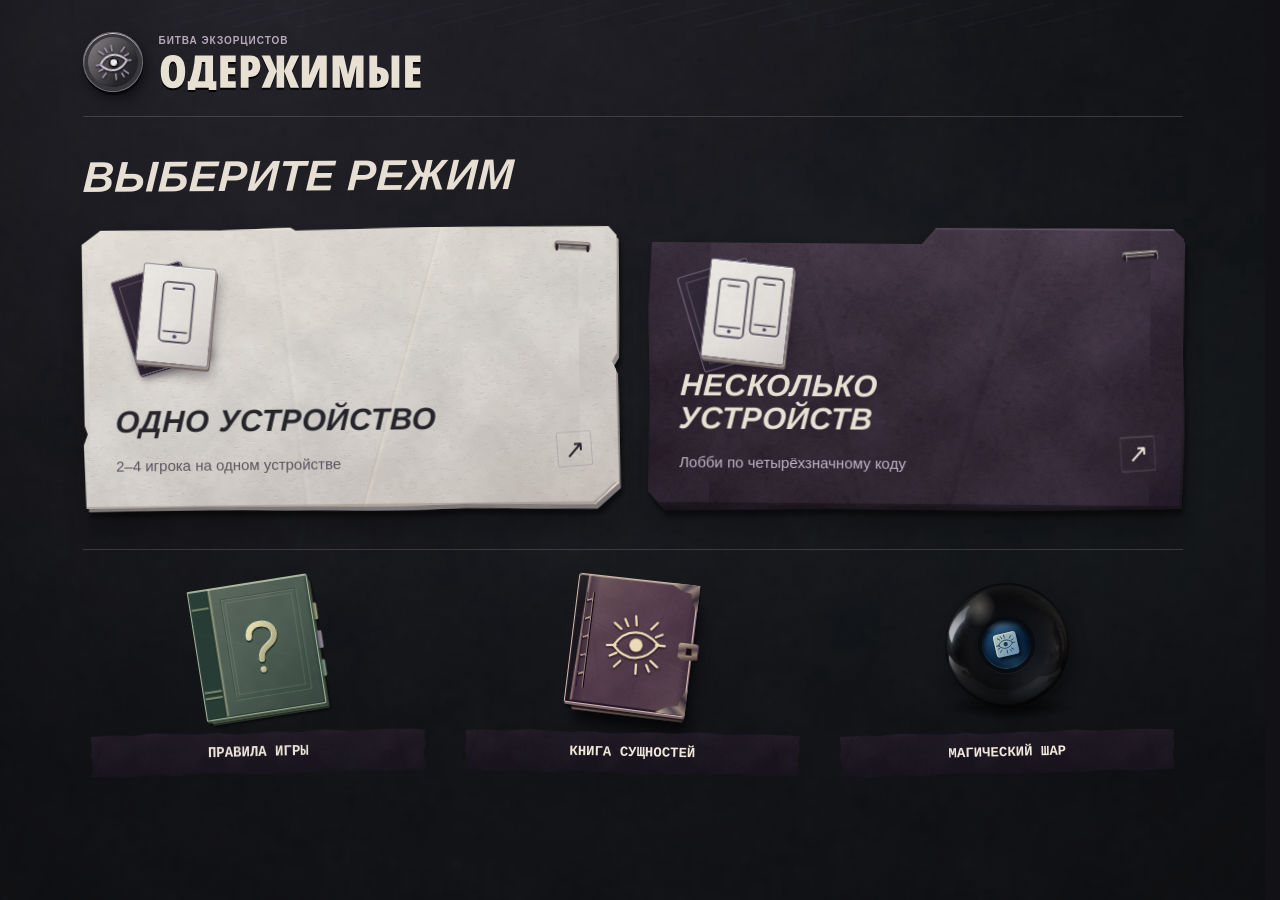
<file: index.html>
<!doctype html>
<html lang="ru">
<head>
  <meta charset="utf-8">
  <meta name="app-revision" content="v56.6.28-iphone-roll-verified">
  <meta name="viewport" content="width=device-width,initial-scale=1,viewport-fit=cover">
  <meta name="theme-color" content="#09080d">
  <meta name="color-scheme" content="dark">
  <meta name="apple-mobile-web-app-capable" content="yes">
  <meta name="apple-mobile-web-app-status-bar-style" content="black-translucent">
  <meta name="apple-mobile-web-app-title" content="Экзорцисты">
  <link rel="apple-touch-icon" href="apple-touch-icon.png">
  <meta name="description" content="Генератор одержимых и лобби для настольной игры «Битва экзорцистов».">
  <link rel="manifest" href="manifest.json">
  <link rel="icon" href="icon.svg" type="image/svg+xml">
  <link rel="stylesheet" href="styles.css?v=56.6.16-review5">
  <link rel="stylesheet" href="tabletop.css?v=56.6.16-review5">
  <link rel="stylesheet" href="fieldnotes.css?v=56.6.16-review5">
  <link rel="stylesheet" href="folio.css?v=56.6.16-review5">
  <link rel="stylesheet" href="refinement.css?v=56.6.16-review5">
  <link rel="stylesheet" href="ritual.css?v=56.6.16-review5">
  <link rel="stylesheet" href="readability.css?v=56.6.16-review5">
  <link rel="stylesheet" href="polish.css?v=56.6.16-review5">
  <link rel="stylesheet" href="binding.css?v=56.6.16-review5">
  <link rel="stylesheet" href="bookmarks.css?v=56.6.16-review5">
  <link rel="stylesheet" href="patina.css?v=56.6.16-review5">
  <link rel="stylesheet" href="grimoire-polish.css?v=56.6.16-review5">
  <link rel="stylesheet" href="themed-grimoire-tabs.css?v=56.6.16-review5">
  <link rel="stylesheet" href="mobile-landscape-touches.css?v=20261016-audit3">
  <title>Битва экзорцистов</title>
  <link rel="stylesheet" href="paper-roll.css?v=56.6.24-ref03">
</head>
<body data-ui="tabletop" data-input="pointer">
  <div class="ambient-fog" aria-hidden="true"><span></span><span></span><span></span></div>
  <main class="app-shell">
    <header class="topbar">
      <div class="brand">
        <span class="sigil" aria-hidden="true"><svg viewBox="0 0 48 48" class="radiant-eye"><path class="eye-shape" d="M8.4 24.4c4.4-6.3 9.3-9.3 15.7-9.1 6 .1 11 3 15.7 8.5-4.7 6-9.8 9.1-15.8 9.3-6.3.1-11.1-2.8-15.6-8.7Z"/><circle class="eye-iris" cx="24.2" cy="24.1" r="4.7"/><path class="eye-rays" d="M24 3.8l.4 6.4M24.4 37.8l-.3 6.3M3.7 24.4l6.2-.3M38.2 23.9l6.1.6M9.1 8.6l4.6 4.2M34.5 35l4.7 4.3M39.3 8.4l-4.6 4.5M13.3 35.3l-4.4 4.1M16.4 5.9l2.1 4.9M31.6 38l1.9 4.4M5.8 31.7l4.7-2M38.1 18.4l4.6-1.8"/></svg></span>
        <div><p class="eyebrow">БИТВА ЭКЗОРЦИСТОВ</p><h1 class="wordmark"><span class="sr-only">Одержимые</span><img src="assets/wordmark.svg" width="390" height="72" alt="" aria-hidden="true"></h1></div>
      </div>
      <span id="network-badge" class="network-badge hidden" aria-hidden="true">Локально</span>
    </header>

    <section id="home-screen" class="screen active">
      <div class="hero-copy"><h2>Выберите режим</h2></div>
      <div class="mode-grid">
        <button id="mode-local" class="mode-card" type="button"><span class="mode-folio-corner" aria-hidden="true"></span><span class="paper-fastener" aria-hidden="true"></span><span class="mode-visual" aria-hidden="true"><span class="mode-stack-card"><svg class="engraved-eye" viewBox="0 0 48 48"><path class="eye-shape" d="M8.4 24.4c4.4-6.3 9.3-9.3 15.7-9.1 6 .1 11 3 15.7 8.5-4.7 6-9.8 9.1-15.8 9.3-6.3.1-11.1-2.8-15.6-8.7Z"></path><circle class="eye-iris" cx="24.2" cy="24.1" r="4.7"></circle><path class="eye-rays" d="M24 3.8l.4 6.4M24.4 37.8l-.3 6.3M3.7 24.4l6.2-.3M38.2 23.9l6.1.6M9.1 8.6l4.6 4.2M34.5 35l4.7 4.3M39.3 8.4l-4.6 4.5M13.3 35.3l-4.4 4.1M16.4 5.9l2.1 4.9M31.6 38l1.9 4.4M5.8 31.7l4.7-2M38.1 18.4l4.6-1.8"></path></svg></span><span class="mode-device"><svg viewBox="0 0 80 104" aria-hidden="true"><rect x="20" y="10" width="40" height="77" rx="6"/><path d="M33 18h14M25 74h30"/><circle cx="40" cy="80" r="1.5"/></svg></span></span><span class="mode-copy"><strong>Одно устройство</strong><small>2–4 игрока на одном устройстве</small></span><span class="mode-enter" aria-hidden="true">&#8599;</span><span class="material-sheen" aria-hidden="true"></span></button>
        <button id="mode-online" class="mode-card" type="button"><span class="mode-folio-corner" aria-hidden="true"></span><span class="paper-fastener" aria-hidden="true"></span><span class="mode-visual" aria-hidden="true"><span class="mode-stack-card"><svg class="engraved-eye" viewBox="0 0 48 48"><path class="eye-shape" d="M8.4 24.4c4.4-6.3 9.3-9.3 15.7-9.1 6 .1 11 3 15.7 8.5-4.7 6-9.8 9.1-15.8 9.3-6.3.1-11.1-2.8-15.6-8.7Z"></path><circle class="eye-iris" cx="24.2" cy="24.1" r="4.7"></circle><path class="eye-rays" d="M24 3.8l.4 6.4M24.4 37.8l-.3 6.3M3.7 24.4l6.2-.3M38.2 23.9l6.1.6M9.1 8.6l4.6 4.2M34.5 35l4.7 4.3M39.3 8.4l-4.6 4.5M13.3 35.3l-4.4 4.1M16.4 5.9l2.1 4.9M31.6 38l1.9 4.4M5.8 31.7l4.7-2M38.1 18.4l4.6-1.8"></path></svg></span><span class="mode-device"><svg viewBox="0 0 96 104" aria-hidden="true"><rect x="9" y="14" width="36" height="72" rx="5"/><rect x="53" y="7" width="36" height="72" rx="5"/><path d="M20 22h14M64 15h14M14 74h26M58 67h26"/><circle cx="27" cy="79" r="1.3"/><circle cx="71" cy="72" r="1.3"/></svg></span></span><span class="mode-copy"><strong>Несколько устройств</strong><small>Лобби по четырёхзначному коду</small></span><span class="mode-enter" aria-hidden="true">&#8599;</span><span class="material-sheen" aria-hidden="true"></span></button>
      </div>
      <button id="continue-local" class="ghost-button hidden home-continue" type="button">Продолжить партию</button>
      <div class="home-tools" aria-label="Быстрые инструменты">
        <button aria-label="Открыть правила игры" class="rules-launch" id="open-rules-home" type="button"><span aria-hidden="true" class="tool-object manual-prop"><span class="book-pages"></span><span class="book-leaf leaf-one"></span><span class="book-leaf leaf-two"></span><span class="book-cover"><span class="book-cover-line"></span><span class="cover-wear"></span><span class="manual-blind-frame"></span><svg class="manual-question" viewBox="0 0 64 76" aria-hidden="true" focusable="false"><defs><linearGradient id="manual-foil-home" x1="0" y1="0" x2="1" y2="1"><stop stop-color="#eee0b4"/><stop offset=".47" stop-color="#c5bd96"/><stop offset="1" stop-color="#a39b73"/></linearGradient></defs><g fill="none" stroke-linecap="round" stroke-linejoin="round"><path d="M17 23C17 12 24 8 32 8C42 8 48 14 48 22C48 29 44 32 38 36C31 40 29 44 29 51" stroke="#172b23" stroke-width="8" transform="translate(0 1.2)"/><path d="M17 23C17 12 24 8 32 8C42 8 48 14 48 22C48 29 44 32 38 36C31 40 29 44 29 51" stroke="#dce5c0" stroke-width="7" transform="translate(-.45 -.55)"/><path d="M17 23C17 12 24 8 32 8C42 8 48 14 48 22C48 29 44 32 38 36C31 40 29 44 29 51" stroke="url(#manual-foil-home)" stroke-width="6"/></g><circle cx="29" cy="64.8" r="4.1" fill="#172b23"/><circle cx="28.7" cy="63.5" r="3.8" fill="url(#manual-foil-home)"/></svg><span class="manual-spine-bands"><i></i><i></i><i></i></span></span><span class="book-ribbon"></span><span class="manual-thumb-tabs"><i></i><i></i><i></i></span></span><span class="tool-label">ПРАВИЛА ИГРЫ</span><span aria-hidden="true" class="tool-arrow">↗</span></button>
        <button id="open-entity-book-home" class="entity-book-launch home-book" type="button" aria-label="Открыть Книгу сущностей"><span class="tool-object grimoire-prop" aria-hidden="true"><span class="book-pages"></span><span class="book-leaf leaf-one"></span><span class="book-leaf leaf-two"></span><span class="book-cover"><span class="book-cover-line"></span><span class="cover-wear"></span><span class="cover-tape"></span><svg class="engraved-eye" viewBox="0 0 48 48"><path class="eye-shape" d="M8.4 24.4c4.4-6.3 9.3-9.3 15.7-9.1 6 .1 11 3 15.7 8.5-4.7 6-9.8 9.1-15.8 9.3-6.3.1-11.1-2.8-15.6-8.7Z"></path><circle class="eye-iris" cx="24.2" cy="24.1" r="4.7"></circle><path class="eye-rays" d="M24 3.8l.4 6.4M24.4 37.8l-.3 6.3M3.7 24.4l6.2-.3M38.2 23.9l6.1.6M9.1 8.6l4.6 4.2M34.5 35l4.7 4.3M39.3 8.4l-4.6 4.5M13.3 35.3l-4.4 4.1M16.4 5.9l2.1 4.9M31.6 38l1.9 4.4M5.8 31.7l4.7-2M38.1 18.4l4.6-1.8"></path></svg><span class="grimoire-stitches"></span><span class="grimoire-claw top-claw"></span><span class="grimoire-claw bottom-claw"></span><span class="grimoire-clasp"></span><span class="book-corner"></span></span><span class="book-ribbon"></span></span><span class="tool-label">КНИГА СУЩНОСТЕЙ</span><span class="tool-arrow" aria-hidden="true">&#8599;</span></button>
        <button id="open-magic-ball-home" class="magic-ball-launch home-ball" type="button" aria-label="Открыть Магический шар"><span class="tool-object oracle-prop" aria-hidden="true"><span class="oracle-shadow"></span><span class="oracle-mini"><span class="oracle-window"><span class="oracle-meniscus"></span><span class="oracle-facet"><svg class="engraved-eye" viewBox="0 0 48 48"><path class="eye-shape" d="M8.4 24.4c4.4-6.3 9.3-9.3 15.7-9.1 6 .1 11 3 15.7 8.5-4.7 6-9.8 9.1-15.8 9.3-6.3.1-11.1-2.8-15.6-8.7Z"></path><circle class="eye-iris" cx="24.2" cy="24.1" r="4.7"></circle><path class="eye-rays" d="M24 3.8l.4 6.4M24.4 37.8l-.3 6.3M3.7 24.4l6.2-.3M38.2 23.9l6.1.6M9.1 8.6l4.6 4.2M34.5 35l4.7 4.3M39.3 8.4l-4.6 4.5M13.3 35.3l-4.4 4.1M16.4 5.9l2.1 4.9M31.6 38l1.9 4.4M5.8 31.7l4.7-2M38.1 18.4l4.6-1.8"></path></svg></span></span></span></span><span class="tool-label">МАГИЧЕСКИЙ ШАР</span><span class="tool-arrow" aria-hidden="true">&#8599;</span></button>
      </div>
    </section>

    <section id="local-setup-screen" class="screen">
      <button class="text-back back-home" type="button">← Назад</button>
      <div class="section-head"><p class="eyebrow">ОДНО УСТРОЙСТВО</p><h2>Игроки</h2></div>
      <label class="field compact-field"><span>Количество</span><select id="local-count"><option value="2">2 игрока</option><option value="3">3 игрока</option><option value="4">4 игрока</option></select></label>
      <div id="local-player-names" class="name-grid"></div>
      <button id="start-local" class="accent-button wide" type="button">Создать одержимых</button>
    </section>

    <section id="online-screen" class="screen">
      <button class="text-back back-home" type="button">← Назад</button>
      <div class="section-head"><p class="eyebrow">СЕТЕВАЯ ПАРТИЯ</p><h2>Лобби</h2></div>
      <div class="online-grid">
        <article class="setup-card"><span class="setup-kicker">ХОСТ</span><label class="field"><span>Имя</span><input id="host-name" maxlength="24" value="Игрок 1" autocomplete="off"></label><button id="host-create" class="accent-button wide" type="button">Создать лобби</button></article>
        <article class="setup-card"><span class="setup-kicker">ВХОД</span><label class="field"><span>Код</span><input id="join-code" class="code-input" inputmode="numeric" maxlength="4" placeholder="0000" autocomplete="one-time-code"></label><label class="field"><span>Имя</span><input id="join-name" maxlength="24" value="Игрок" autocomplete="off"></label><button id="join-button" class="ghost-button wide" type="button">Войти</button></article>
      </div>
      <p id="online-error" class="error-line" aria-live="polite"></p>
    </section>

    <section id="lobby-screen" class="screen">
      <button class="text-back back-home" type="button">← Выйти</button>
      <div class="lobby-code-card gothic-panel"><p class="eyebrow">КОД ЛОББИ</p><div class="code-row"><strong id="lobby-code">0000</strong><button id="copy-lobby-code" class="mini-button" type="button">Копировать</button></div></div>
      <div class="lobby-layout">
        <div class="gothic-panel"><div class="lobby-list-head"><h2>Игроки</h2><span id="lobby-count">1 / 4</span></div><div id="lobby-players" class="lobby-players"></div><p id="lobby-waiting" class="muted"></p><button id="start-online-game" class="accent-button wide" type="button">Начать игру</button></div>
        <div class="qr-panel gothic-panel"><img id="lobby-qr" alt="QR-код входа в лобби" hidden><div class="qr-fallback">⌁</div><p id="lobby-qr-hint"></p><button id="share-lobby" class="ghost-button wide" type="button">Поделиться</button></div>
      </div>
    </section>

    <section id="game-screen" class="screen">
      <div class="game-control-panel session-folio">
        <div class="game-control-row">
          <button id="leave-game" class="game-menu-button" type="button">
            <svg viewBox="0 0 24 24" fill="none" stroke="currentColor" stroke-width="1.8" stroke-linecap="round" stroke-linejoin="round" aria-hidden="true"><path d="M19 12H5m6-6-6 6 6 6"/></svg>
            <span>Меню</span>
          </button>
          <div class="game-control-actions">
            <button aria-label="Открыть правила игры" class="game-help-button" id="open-rules-game" type="button">
<span aria-hidden="true" class="session-mini-book session-manual"><span class="session-mini-pages"></span><span class="session-mini-cover"><span class="manual-blind-frame"></span><svg class="manual-question" viewBox="0 0 64 76" aria-hidden="true" focusable="false"><defs><linearGradient id="manual-foil-game" x1="0" y1="0" x2="1" y2="1"><stop stop-color="#eee0b4"/><stop offset=".47" stop-color="#c5bd96"/><stop offset="1" stop-color="#a39b73"/></linearGradient></defs><g fill="none" stroke-linecap="round" stroke-linejoin="round"><path d="M17 23C17 12 24 8 32 8C42 8 48 14 48 22C48 29 44 32 38 36C31 40 29 44 29 51" stroke="#172b23" stroke-width="8" transform="translate(0 1.2)"/><path d="M17 23C17 12 24 8 32 8C42 8 48 14 48 22C48 29 44 32 38 36C31 40 29 44 29 51" stroke="#dce5c0" stroke-width="7" transform="translate(-.45 -.55)"/><path d="M17 23C17 12 24 8 32 8C42 8 48 14 48 22C48 29 44 32 38 36C31 40 29 44 29 51" stroke="url(#manual-foil-game)" stroke-width="6"/></g><circle cx="29" cy="64.8" r="4.1" fill="#172b23"/><circle cx="28.7" cy="63.5" r="3.8" fill="url(#manual-foil-game)"/></svg><span class="manual-spine-bands"><i></i><i></i><i></i></span></span><span class="manual-thumb-tabs"><i></i><i></i><i></i></span></span>
<span>Правила</span>
</button>
        <div class="game-quick-tools" aria-label="Игровые инструменты">
          <button id="open-entity-book-game" class="entity-book-launch compact" type="button" aria-label="Открыть Книгу сущностей">
            <span class="session-mini-book session-grimoire" aria-hidden="true"><span class="session-mini-pages"></span><span class="session-mini-cover"><svg class="engraved-eye" viewBox="0 0 48 48"><path class="eye-shape" d="M8.4 24.4c4.4-6.3 9.3-9.3 15.7-9.1 6 .1 11 3 15.7 8.5-4.7 6-9.8 9.1-15.8 9.3-6.3.1-11.1-2.8-15.6-8.7Z"></path><circle class="eye-iris" cx="24.2" cy="24.1" r="4.7"></circle><path class="eye-rays" d="M24 3.8l.4 6.4M24.4 37.8l-.3 6.3M3.7 24.4l6.2-.3M38.2 23.9l6.1.6M9.1 8.6l4.6 4.2M34.5 35l4.7 4.3M39.3 8.4l-4.6 4.5M13.3 35.3l-4.4 4.1M16.4 5.9l2.1 4.9M31.6 38l1.9 4.4M5.8 31.7l4.7-2M38.1 18.4l4.6-1.8"></path></svg><span class="grimoire-stitches"></span><span class="grimoire-claw top-claw"></span><span class="grimoire-claw bottom-claw"></span><span class="grimoire-clasp"></span></span></span>
            <span>Книга сущностей</span>
          </button>
          <button id="open-magic-ball-game" class="magic-ball-launch compact" type="button" aria-label="Открыть Магический шар">
            <span class="session-mini-orb" aria-hidden="true"><span class="session-orb-window"><i></i></span></span>
            <span>Магический шар</span>
          </button>
        </div>
            <button id="restart-button" class="game-restart-button" type="button" title="Новая партия" aria-label="Начать новую партию">
              <svg viewBox="0 0 24 24" fill="none" stroke="currentColor" stroke-width="1.8" stroke-linecap="round" stroke-linejoin="round" aria-hidden="true"><path d="M20 9a8.3 8.3 0 1 0 1 5M20 4v5h-5"/></svg>
              <span>Новая партия</span>
            </button>
          </div>
          <button id="share-button" class="hidden" type="button" aria-hidden="true">Поделиться</button>
        </div>
        <nav class="player-nav" aria-label="Выбор игрока">
          <div id="player-strip" class="player-strip" role="group" aria-label="Переключить игрока"></div>
        </nav>
        <div class="reading-head"><div class="current-player"><p class="eyebrow">ЭКЗОРЦИСТ</p><h2 id="current-player-name">Игрок</h2><p id="control-hint"></p></div>
        <section class="status-card" aria-live="polite"><div class="status-line"><span class="status-label">Считка</span><strong id="progress-text">0 / 6</strong></div><div class="progress-track"><span id="progress-bar"></span></div><p id="phase-hint"></p></section>
        </div>

      </div>
      <div id="game-panel">
        <section id="traits" class="traits" aria-label="Характеристики одержимого"></section>
      </div>
    </section>

    <footer><button id="install-button" class="text-install hidden" type="button">Установить приложение</button></footer>
  </main>

  <div id="toast" class="toast" role="status" aria-live="polite"></div>

  <dialog id="restart-dialog"><form method="dialog" class="dialog-card gothic-panel"><div class="dialog-sigil">✦</div><p class="eyebrow">НОВАЯ ПАРТИЯ</p><h2>Новые одержимые?</h2><p>Текущие характеристики будут сброшены.</p><div class="dialog-actions"><button value="cancel" class="ghost-button">Отмена</button><button value="confirm" class="accent-button">Создать</button></div></form></dialog>



  <dialog id="magic-ball-dialog" class="magic-ball-dialog" aria-labelledby="magic-ball-title">
    <section class="magic-ball-shell" aria-labelledby="magic-ball-title">
      <header class="magic-ball-header">
        <div><p class="eyebrow">БРОСОК 1–6</p><h2 id="magic-ball-title">МАГИЧЕСКИЙ ШАР</h2></div>
        <button id="magic-ball-close" class="magic-ball-close" type="button" aria-label="Закрыть Магический шар">×</button>
      </header>
      <div class="magic-ball-stage">
<span class="magic-ball-cast-shadow" aria-hidden="true"></span>
        <button id="magic-ball" class="magic-ball" type="button" aria-label="Встряхнуть магический шар" aria-describedby="magic-ball-status">
          <span class="magic-ball-halo" aria-hidden="true"></span>
          <span class="magic-ball-highlight" aria-hidden="true"></span>
          <span class="magic-ball-surface" aria-hidden="true"></span>
          <span class="magic-ball-orbit" aria-hidden="true">
          <span class="magic-ball-bezel" aria-hidden="true"></span>
          <span class="magic-ball-window" aria-hidden="true">
            <span class="magic-ball-water-back" aria-hidden="true">
              <span class="magic-ball-depth"></span>
              <span class="magic-ball-liquid"></span>
            </span>
            <span class="magic-ball-cube-clip" aria-hidden="true">
              <span class="magic-ball-fluid" aria-hidden="true">
              <span id="magic-cube" class="magic-cube">
                <span class="magic-cube-face cube-face-1" aria-hidden="true"><span class="cube-emboss" aria-hidden="true"><svg class="cube-numeral cube-numeral-cast" viewBox="0 0 100 100" focusable="false" aria-hidden="true"><path d="M70.68695652173913 85.49565217391304H60.17391304347826V11.0H48.530434782608694L29.31304347826087 45.70434782608696H33.834782608695654L44.57391304347826 27.278260869565216V85.49565217391304H34.06086956521739V89.0H70.68695652173913Z"/></svg><svg class="cube-numeral cube-numeral-side" viewBox="0 0 100 100" focusable="false" aria-hidden="true"><path d="M70.68695652173913 85.49565217391304H60.17391304347826V11.0H48.530434782608694L29.31304347826087 45.70434782608696H33.834782608695654L44.57391304347826 27.278260869565216V85.49565217391304H34.06086956521739V89.0H70.68695652173913Z"/></svg><svg class="cube-numeral cube-numeral-surface" viewBox="0 0 100 100" focusable="false" aria-hidden="true"><defs><linearGradient id="mb-resin-1" x1="0.15" y1="0.02" x2="0.9" y2="1"><stop offset="0" stop-color="#fffff8"/><stop offset=".34" stop-color="#eef0f2"/><stop offset=".72" stop-color="#cdd7e2"/><stop offset="1" stop-color="#a6b5c9"/></linearGradient></defs><path fill="url(#mb-resin-1)" d="M70.68695652173913 85.49565217391304H60.17391304347826V11.0H48.530434782608694L29.31304347826087 45.70434782608696H33.834782608695654L44.57391304347826 27.278260869565216V85.49565217391304H34.06086956521739V89.0H70.68695652173913Z"/></svg></span></span>
                <span class="magic-cube-face cube-face-2" aria-hidden="true"><span class="cube-emboss" aria-hidden="true"><svg class="cube-numeral cube-numeral-cast" viewBox="0 0 100 100" focusable="false" aria-hidden="true"><path d="M76.14772727272728 66.28693181818181H71.49431818181819C71.49431818181819 73.71022727272728 69.16761363636363 77.47727272727272 64.4034090909091 77.47727272727272H41.80113636363636C43.57386363636364 75.59375 48.44886363636364 71.49431818181819 56.53693181818182 65.06818181818181C62.85227272727273 60.08238636363636 67.39488636363636 55.65056818181818 70.27556818181819 51.77272727272727C74.1534090909091 46.23295454545455 76.14772727272728 40.13920454545455 76.14772727272728 33.60227272727273C76.14772727272728 26.732954545454547 73.59943181818181 21.193181818181813 68.61363636363636 16.982954545454547C63.84943181818182 12.994318181818187 57.97727272727273 11.0 50.997159090909086 11.0C44.90340909090909 11.0 39.03125 12.661931818181813 33.49147727272727 15.985795454545453C27.065340909090907 19.86363636363636 23.852272727272727 24.73863636363636 23.852272727272727 30.389204545454547C23.852272727272727 32.9375 24.849431818181817 34.82102272727273 26.84375 36.03977272727273C28.505681818181817 37.25852272727273 30.721590909090907 37.92329545454545 33.26988636363636 37.92329545454545C38.36647727272727 37.92329545454545 40.91477272727273 36.15056818181818 40.91477272727273 32.49431818181818C40.91477272727273 31.940340909090907 40.13920454545455 30.832386363636367 38.69886363636364 29.28125C37.25852272727273 27.73011363636364 36.48295454545455 26.178977272727273 36.48295454545455 24.73863636363636C36.48295454545455 21.747159090909093 37.92329545454545 19.309659090909093 40.91477272727273 17.204545454545453C43.57386363636364 15.321022727272734 46.34375 14.434659090909093 49.33522727272727 14.434659090909093C56.42613636363636 14.434659090909093 59.97159090909091 19.53125 59.97159090909091 29.835227272727273C59.97159090909091 48.55965909090909 48.44886363636364 67.72727272727272 25.40340909090909 87.22727272727273V89.0H76.14772727272728Z"/></svg><svg class="cube-numeral cube-numeral-side" viewBox="0 0 100 100" focusable="false" aria-hidden="true"><path d="M76.14772727272728 66.28693181818181H71.49431818181819C71.49431818181819 73.71022727272728 69.16761363636363 77.47727272727272 64.4034090909091 77.47727272727272H41.80113636363636C43.57386363636364 75.59375 48.44886363636364 71.49431818181819 56.53693181818182 65.06818181818181C62.85227272727273 60.08238636363636 67.39488636363636 55.65056818181818 70.27556818181819 51.77272727272727C74.1534090909091 46.23295454545455 76.14772727272728 40.13920454545455 76.14772727272728 33.60227272727273C76.14772727272728 26.732954545454547 73.59943181818181 21.193181818181813 68.61363636363636 16.982954545454547C63.84943181818182 12.994318181818187 57.97727272727273 11.0 50.997159090909086 11.0C44.90340909090909 11.0 39.03125 12.661931818181813 33.49147727272727 15.985795454545453C27.065340909090907 19.86363636363636 23.852272727272727 24.73863636363636 23.852272727272727 30.389204545454547C23.852272727272727 32.9375 24.849431818181817 34.82102272727273 26.84375 36.03977272727273C28.505681818181817 37.25852272727273 30.721590909090907 37.92329545454545 33.26988636363636 37.92329545454545C38.36647727272727 37.92329545454545 40.91477272727273 36.15056818181818 40.91477272727273 32.49431818181818C40.91477272727273 31.940340909090907 40.13920454545455 30.832386363636367 38.69886363636364 29.28125C37.25852272727273 27.73011363636364 36.48295454545455 26.178977272727273 36.48295454545455 24.73863636363636C36.48295454545455 21.747159090909093 37.92329545454545 19.309659090909093 40.91477272727273 17.204545454545453C43.57386363636364 15.321022727272734 46.34375 14.434659090909093 49.33522727272727 14.434659090909093C56.42613636363636 14.434659090909093 59.97159090909091 19.53125 59.97159090909091 29.835227272727273C59.97159090909091 48.55965909090909 48.44886363636364 67.72727272727272 25.40340909090909 87.22727272727273V89.0H76.14772727272728Z"/></svg><svg class="cube-numeral cube-numeral-surface" viewBox="0 0 100 100" focusable="false" aria-hidden="true"><defs><linearGradient id="mb-resin-2" x1="0.15" y1="0.02" x2="0.9" y2="1"><stop offset="0" stop-color="#fffff8"/><stop offset=".34" stop-color="#eef0f2"/><stop offset=".72" stop-color="#cdd7e2"/><stop offset="1" stop-color="#a6b5c9"/></linearGradient></defs><path fill="url(#mb-resin-2)" d="M76.14772727272728 66.28693181818181H71.49431818181819C71.49431818181819 73.71022727272728 69.16761363636363 77.47727272727272 64.4034090909091 77.47727272727272H41.80113636363636C43.57386363636364 75.59375 48.44886363636364 71.49431818181819 56.53693181818182 65.06818181818181C62.85227272727273 60.08238636363636 67.39488636363636 55.65056818181818 70.27556818181819 51.77272727272727C74.1534090909091 46.23295454545455 76.14772727272728 40.13920454545455 76.14772727272728 33.60227272727273C76.14772727272728 26.732954545454547 73.59943181818181 21.193181818181813 68.61363636363636 16.982954545454547C63.84943181818182 12.994318181818187 57.97727272727273 11.0 50.997159090909086 11.0C44.90340909090909 11.0 39.03125 12.661931818181813 33.49147727272727 15.985795454545453C27.065340909090907 19.86363636363636 23.852272727272727 24.73863636363636 23.852272727272727 30.389204545454547C23.852272727272727 32.9375 24.849431818181817 34.82102272727273 26.84375 36.03977272727273C28.505681818181817 37.25852272727273 30.721590909090907 37.92329545454545 33.26988636363636 37.92329545454545C38.36647727272727 37.92329545454545 40.91477272727273 36.15056818181818 40.91477272727273 32.49431818181818C40.91477272727273 31.940340909090907 40.13920454545455 30.832386363636367 38.69886363636364 29.28125C37.25852272727273 27.73011363636364 36.48295454545455 26.178977272727273 36.48295454545455 24.73863636363636C36.48295454545455 21.747159090909093 37.92329545454545 19.309659090909093 40.91477272727273 17.204545454545453C43.57386363636364 15.321022727272734 46.34375 14.434659090909093 49.33522727272727 14.434659090909093C56.42613636363636 14.434659090909093 59.97159090909091 19.53125 59.97159090909091 29.835227272727273C59.97159090909091 48.55965909090909 48.44886363636364 67.72727272727272 25.40340909090909 87.22727272727273V89.0H76.14772727272728Z"/></svg></span></span>
                <span class="magic-cube-face cube-face-3" aria-hidden="true"><span class="cube-emboss" aria-hidden="true"><svg class="cube-numeral cube-numeral-cast" viewBox="0 0 100 100" focusable="false" aria-hidden="true"><path d="M77.20804438280166 66.93065187239945C77.20804438280166 60.980582524271846 74.82801664355063 56.22052704576977 70.06796116504854 52.54230235783634C65.74063800277392 49.08044382801665 60.54785020804438 47.3495145631068 54.38141470180305 47.3495145631068C59.57420249653259 47.24133148404994 64.2260748959778 45.51040221914008 68.3370319001387 42.156726768377254C72.44798890429958 38.803051317614425 74.50346740638003 34.47572815533981 74.50346740638003 29.391123439667133C74.50346740638003 23.00832177531207 72.23162274618585 18.14008321775313 67.57975034674064 15.002773925104023C63.68515950069348 12.298196948682389 58.38418862690707 11.0 51.67683772538141 11.0C45.94313453536755 11.0 40.858529819694866 11.973647711511788 36.206657420249655 13.920943134535378C30.04022191400832 16.625520110957012 27.01109570041609 20.303744798890435 27.01109570041609 25.17198335644938C27.01109570041609 29.607489597780862 29.60748959778086 31.771151178918174 34.90846047156727 31.771151178918174C36.74757281553398 31.771151178918174 38.37031900138696 31.446601941747574 39.88488210818308 30.90568654646325C41.940360610263525 29.932038834951463 43.02219140083218 28.74202496532594 43.02219140083218 27.22746185852982C43.02219140083218 25.821081830790575 40.96671289875174 23.5492371705964 40.96671289875174 21.49375866851595C40.96671289875174 19.546463245492376 41.83217753120665 17.81553398058253 43.67128987517337 16.409153952843283C45.51040221914008 15.002773925104023 47.56588072122052 14.245492371705964 49.62135922330097 14.245492371705964C53.29958391123439 14.245492371705964 56.1123439667129 15.760055478502082 57.95145631067961 18.789181692094317C59.68238557558946 21.277392510402223 60.54785020804438 24.522884882108187 60.54785020804438 28.417475728155345C60.54785020804438 35.23300970873787 58.38418862690707 39.99306518723995 53.94868238557559 42.58945908460472C50.59500693481276 44.64493758668516 45.40221914008322 45.618585298196955 38.15395284327323 45.618585298196955H36.53120665742025V49.29680998613038C44.10402219140083 49.18862690707351 49.729542302357835 49.94590846047157 53.51595006934812 51.56865464632455C58.9251040221914 54.05686546463246 61.62968099861303 58.49237170596394 61.62968099861303 65.09153952843273C61.62968099861303 70.28432732316227 60.54785020804438 74.82801664355063 58.276005547850204 78.72260748959778C55.463245492371705 83.374479889043 51.67683772538141 85.75450762829404 46.808599167822464 85.75450762829404C44.86130374479889 85.75450762829404 42.697642163661584 84.88904299583912 40.42579750346741 83.15811373092927C38.15395284327323 81.31900138696255 37.07212205270457 79.58807212205271 37.07212205270457 77.74895977808599C37.07212205270457 75.58529819694868 39.88488210818308 72.66435506241332 39.88488210818308 70.17614424410542C39.88488210818308 68.55339805825243 38.91123439667129 67.14701803051318 37.07212205270457 66.17337031900139C35.4493758668516 65.1997226074896 33.82662968099861 64.76699029126215 31.9875173370319 64.76699029126215C26.68654646324549 64.76699029126215 22.791955617198337 68.22884882108184 22.791955617198337 73.74618585298197C22.791955617198337 79.26352288488211 25.82108183079057 83.374479889043 31.9875173370319 86.07905686546464C36.53120665742025 88.02635228848821 41.940360610263525 89.0 48.21497919556172 89.0C56.004160887656035 89.0 62.60332871012482 87.26907073509015 67.90429958391124 83.91539528432732C74.07073509015257 79.91262135922331 77.20804438280166 74.2871012482663 77.20804438280166 66.93065187239945Z"/></svg><svg class="cube-numeral cube-numeral-side" viewBox="0 0 100 100" focusable="false" aria-hidden="true"><path d="M77.20804438280166 66.93065187239945C77.20804438280166 60.980582524271846 74.82801664355063 56.22052704576977 70.06796116504854 52.54230235783634C65.74063800277392 49.08044382801665 60.54785020804438 47.3495145631068 54.38141470180305 47.3495145631068C59.57420249653259 47.24133148404994 64.2260748959778 45.51040221914008 68.3370319001387 42.156726768377254C72.44798890429958 38.803051317614425 74.50346740638003 34.47572815533981 74.50346740638003 29.391123439667133C74.50346740638003 23.00832177531207 72.23162274618585 18.14008321775313 67.57975034674064 15.002773925104023C63.68515950069348 12.298196948682389 58.38418862690707 11.0 51.67683772538141 11.0C45.94313453536755 11.0 40.858529819694866 11.973647711511788 36.206657420249655 13.920943134535378C30.04022191400832 16.625520110957012 27.01109570041609 20.303744798890435 27.01109570041609 25.17198335644938C27.01109570041609 29.607489597780862 29.60748959778086 31.771151178918174 34.90846047156727 31.771151178918174C36.74757281553398 31.771151178918174 38.37031900138696 31.446601941747574 39.88488210818308 30.90568654646325C41.940360610263525 29.932038834951463 43.02219140083218 28.74202496532594 43.02219140083218 27.22746185852982C43.02219140083218 25.821081830790575 40.96671289875174 23.5492371705964 40.96671289875174 21.49375866851595C40.96671289875174 19.546463245492376 41.83217753120665 17.81553398058253 43.67128987517337 16.409153952843283C45.51040221914008 15.002773925104023 47.56588072122052 14.245492371705964 49.62135922330097 14.245492371705964C53.29958391123439 14.245492371705964 56.1123439667129 15.760055478502082 57.95145631067961 18.789181692094317C59.68238557558946 21.277392510402223 60.54785020804438 24.522884882108187 60.54785020804438 28.417475728155345C60.54785020804438 35.23300970873787 58.38418862690707 39.99306518723995 53.94868238557559 42.58945908460472C50.59500693481276 44.64493758668516 45.40221914008322 45.618585298196955 38.15395284327323 45.618585298196955H36.53120665742025V49.29680998613038C44.10402219140083 49.18862690707351 49.729542302357835 49.94590846047157 53.51595006934812 51.56865464632455C58.9251040221914 54.05686546463246 61.62968099861303 58.49237170596394 61.62968099861303 65.09153952843273C61.62968099861303 70.28432732316227 60.54785020804438 74.82801664355063 58.276005547850204 78.72260748959778C55.463245492371705 83.374479889043 51.67683772538141 85.75450762829404 46.808599167822464 85.75450762829404C44.86130374479889 85.75450762829404 42.697642163661584 84.88904299583912 40.42579750346741 83.15811373092927C38.15395284327323 81.31900138696255 37.07212205270457 79.58807212205271 37.07212205270457 77.74895977808599C37.07212205270457 75.58529819694868 39.88488210818308 72.66435506241332 39.88488210818308 70.17614424410542C39.88488210818308 68.55339805825243 38.91123439667129 67.14701803051318 37.07212205270457 66.17337031900139C35.4493758668516 65.1997226074896 33.82662968099861 64.76699029126215 31.9875173370319 64.76699029126215C26.68654646324549 64.76699029126215 22.791955617198337 68.22884882108184 22.791955617198337 73.74618585298197C22.791955617198337 79.26352288488211 25.82108183079057 83.374479889043 31.9875173370319 86.07905686546464C36.53120665742025 88.02635228848821 41.940360610263525 89.0 48.21497919556172 89.0C56.004160887656035 89.0 62.60332871012482 87.26907073509015 67.90429958391124 83.91539528432732C74.07073509015257 79.91262135922331 77.20804438280166 74.2871012482663 77.20804438280166 66.93065187239945Z"/></svg><svg class="cube-numeral cube-numeral-surface" viewBox="0 0 100 100" focusable="false" aria-hidden="true"><defs><linearGradient id="mb-resin-3" x1="0.15" y1="0.02" x2="0.9" y2="1"><stop offset="0" stop-color="#fffff8"/><stop offset=".34" stop-color="#eef0f2"/><stop offset=".72" stop-color="#cdd7e2"/><stop offset="1" stop-color="#a6b5c9"/></linearGradient></defs><path fill="url(#mb-resin-3)" d="M77.20804438280166 66.93065187239945C77.20804438280166 60.980582524271846 74.82801664355063 56.22052704576977 70.06796116504854 52.54230235783634C65.74063800277392 49.08044382801665 60.54785020804438 47.3495145631068 54.38141470180305 47.3495145631068C59.57420249653259 47.24133148404994 64.2260748959778 45.51040221914008 68.3370319001387 42.156726768377254C72.44798890429958 38.803051317614425 74.50346740638003 34.47572815533981 74.50346740638003 29.391123439667133C74.50346740638003 23.00832177531207 72.23162274618585 18.14008321775313 67.57975034674064 15.002773925104023C63.68515950069348 12.298196948682389 58.38418862690707 11.0 51.67683772538141 11.0C45.94313453536755 11.0 40.858529819694866 11.973647711511788 36.206657420249655 13.920943134535378C30.04022191400832 16.625520110957012 27.01109570041609 20.303744798890435 27.01109570041609 25.17198335644938C27.01109570041609 29.607489597780862 29.60748959778086 31.771151178918174 34.90846047156727 31.771151178918174C36.74757281553398 31.771151178918174 38.37031900138696 31.446601941747574 39.88488210818308 30.90568654646325C41.940360610263525 29.932038834951463 43.02219140083218 28.74202496532594 43.02219140083218 27.22746185852982C43.02219140083218 25.821081830790575 40.96671289875174 23.5492371705964 40.96671289875174 21.49375866851595C40.96671289875174 19.546463245492376 41.83217753120665 17.81553398058253 43.67128987517337 16.409153952843283C45.51040221914008 15.002773925104023 47.56588072122052 14.245492371705964 49.62135922330097 14.245492371705964C53.29958391123439 14.245492371705964 56.1123439667129 15.760055478502082 57.95145631067961 18.789181692094317C59.68238557558946 21.277392510402223 60.54785020804438 24.522884882108187 60.54785020804438 28.417475728155345C60.54785020804438 35.23300970873787 58.38418862690707 39.99306518723995 53.94868238557559 42.58945908460472C50.59500693481276 44.64493758668516 45.40221914008322 45.618585298196955 38.15395284327323 45.618585298196955H36.53120665742025V49.29680998613038C44.10402219140083 49.18862690707351 49.729542302357835 49.94590846047157 53.51595006934812 51.56865464632455C58.9251040221914 54.05686546463246 61.62968099861303 58.49237170596394 61.62968099861303 65.09153952843273C61.62968099861303 70.28432732316227 60.54785020804438 74.82801664355063 58.276005547850204 78.72260748959778C55.463245492371705 83.374479889043 51.67683772538141 85.75450762829404 46.808599167822464 85.75450762829404C44.86130374479889 85.75450762829404 42.697642163661584 84.88904299583912 40.42579750346741 83.15811373092927C38.15395284327323 81.31900138696255 37.07212205270457 79.58807212205271 37.07212205270457 77.74895977808599C37.07212205270457 75.58529819694868 39.88488210818308 72.66435506241332 39.88488210818308 70.17614424410542C39.88488210818308 68.55339805825243 38.91123439667129 67.14701803051318 37.07212205270457 66.17337031900139C35.4493758668516 65.1997226074896 33.82662968099861 64.76699029126215 31.9875173370319 64.76699029126215C26.68654646324549 64.76699029126215 22.791955617198337 68.22884882108184 22.791955617198337 73.74618585298197C22.791955617198337 79.26352288488211 25.82108183079057 83.374479889043 31.9875173370319 86.07905686546464C36.53120665742025 88.02635228848821 41.940360610263525 89.0 48.21497919556172 89.0C56.004160887656035 89.0 62.60332871012482 87.26907073509015 67.90429958391124 83.91539528432732C74.07073509015257 79.91262135922331 77.20804438280166 74.2871012482663 77.20804438280166 66.93065187239945Z"/></svg></span></span>
                <span class="magic-cube-face cube-face-4" aria-hidden="true"><span class="cube-emboss" aria-hidden="true"><svg class="cube-numeral cube-numeral-cast" viewBox="0 0 100 100" focusable="false" aria-hidden="true"><path d="M76.71914893617021 85.57021276595745H66.31914893617022V71.96170212765958H76.71914893617021V67.31489361702128H66.31914893617022V45.851063829787236L51.161702127659574 49.72340425531915V67.31489361702128H28.59148936170213C29.808510638297875 64.54893617021277 35.45106382978723 55.47659574468085 45.29787234042553 40.208510638297874C54.259574468085106 26.15744680851064 58.795744680851065 18.080851063829797 58.795744680851065 15.97872340425532C58.795744680851065 12.659574468085111 56.91489361702128 11.0 53.263829787234044 11.0C50.05531914893617 11.0 47.51063829787234 13.21276595744682 45.51914893617021 17.63829787234043C30.693617021276594 50.9404255319149 23.28085106382979 68.97446808510638 23.28085106382979 71.96170212765958H51.161702127659574V85.57021276595745H40.65106382978723V89.0H76.71914893617021Z"/></svg><svg class="cube-numeral cube-numeral-side" viewBox="0 0 100 100" focusable="false" aria-hidden="true"><path d="M76.71914893617021 85.57021276595745H66.31914893617022V71.96170212765958H76.71914893617021V67.31489361702128H66.31914893617022V45.851063829787236L51.161702127659574 49.72340425531915V67.31489361702128H28.59148936170213C29.808510638297875 64.54893617021277 35.45106382978723 55.47659574468085 45.29787234042553 40.208510638297874C54.259574468085106 26.15744680851064 58.795744680851065 18.080851063829797 58.795744680851065 15.97872340425532C58.795744680851065 12.659574468085111 56.91489361702128 11.0 53.263829787234044 11.0C50.05531914893617 11.0 47.51063829787234 13.21276595744682 45.51914893617021 17.63829787234043C30.693617021276594 50.9404255319149 23.28085106382979 68.97446808510638 23.28085106382979 71.96170212765958H51.161702127659574V85.57021276595745H40.65106382978723V89.0H76.71914893617021Z"/></svg><svg class="cube-numeral cube-numeral-surface" viewBox="0 0 100 100" focusable="false" aria-hidden="true"><defs><linearGradient id="mb-resin-4" x1="0.15" y1="0.02" x2="0.9" y2="1"><stop offset="0" stop-color="#fffff8"/><stop offset=".34" stop-color="#eef0f2"/><stop offset=".72" stop-color="#cdd7e2"/><stop offset="1" stop-color="#a6b5c9"/></linearGradient></defs><path fill="url(#mb-resin-4)" d="M76.71914893617021 85.57021276595745H66.31914893617022V71.96170212765958H76.71914893617021V67.31489361702128H66.31914893617022V45.851063829787236L51.161702127659574 49.72340425531915V67.31489361702128H28.59148936170213C29.808510638297875 64.54893617021277 35.45106382978723 55.47659574468085 45.29787234042553 40.208510638297874C54.259574468085106 26.15744680851064 58.795744680851065 18.080851063829797 58.795744680851065 15.97872340425532C58.795744680851065 12.659574468085111 56.91489361702128 11.0 53.263829787234044 11.0C50.05531914893617 11.0 47.51063829787234 13.21276595744682 45.51914893617021 17.63829787234043C30.693617021276594 50.9404255319149 23.28085106382979 68.97446808510638 23.28085106382979 71.96170212765958H51.161702127659574V85.57021276595745H40.65106382978723V89.0H76.71914893617021Z"/></svg></span></span>
                <span class="magic-cube-face cube-face-5" aria-hidden="true"><span class="cube-emboss" aria-hidden="true"><svg class="cube-numeral cube-numeral-cast" viewBox="0 0 100 100" focusable="false" aria-hidden="true"><path d="M75.85694635488309 62.17744154057772C75.85694635488309 54.66712517193948 73.49656121045393 48.76616231086658 68.88308115543329 44.581843191196704C64.26960110041266 40.397524071526824 58.15405777166438 38.25171939477304 50.64374140302614 38.25171939477304C42.167812929848694 38.25171939477304 36.05226960110041 40.719394773039895 32.29711141678129 45.76203576341128L33.15543328748281 22.265474552957357C37.55433287482806 24.089408528198078 41.95323246217332 25.055020632737282 46.45942228335626 25.055020632737282C56.222833562585976 25.055020632737282 64.05502063273728 21.407152682255855 70.06327372764787 14.218707015130676L67.70288858321871 11.0C64.16231086657497 13.682255845942237 58.9050894085282 14.969738651994504 51.716643741403026 14.969738651994504C44.63548830811554 14.969738651994504 38.627235213204955 13.682255845942237 33.584594222833566 11.214580467675376L28.756533700137553 12.502063273727657L27.147180192572215 53.16506189821183H31.975240715268228C35.944979367262725 46.834938101788175 40.45116918844567 43.6162310866575 45.601100412654745 43.6162310866575C50.75103163686383 43.6162310866575 54.61348005502064 45.76203576341128 57.18844566712517 49.94635488308116C59.441540577716644 53.4869325997249 60.514442916093536 57.993122420907845 60.514442916093536 63.3576341127923C60.514442916093536 68.93672627235213 59.763411279229715 73.65749656121046 58.15405777166438 77.62723521320495C55.900962861072905 83.20632737276479 52.360385144429166 85.99587345254471 47.63961485557084 85.99587345254471C42.59697386519945 85.99587345254471 38.41265474552958 83.0990371389271 38.41265474552958 78.2709766162311C38.41265474552958 77.09078404401652 39.59284731774416 74.62310866574967 39.59284731774416 73.33562585969739C39.59284731774416 69.3658872077029 37.125171939477305 67.3273727647868 32.082530949105916 67.3273727647868C27.89821182943604 67.3273727647868 24.14305364511692 69.68775790921596 24.14305364511692 73.55020632737276C24.14305364511692 79.88033012379643 27.147180192572215 84.171939477304 33.15543328748281 86.53232462173315C37.01788170563962 88.1416781292985 42.70426409903714 88.89270976616231 50.21458046767538 89.0C57.18844566712517 88.89270976616231 63.196698762035766 86.21045392022009 68.23933975240715 80.84594222833563C73.28198074277854 75.37414030261348 75.85694635488309 69.15130674002751 75.85694635488309 62.17744154057772Z"/></svg><svg class="cube-numeral cube-numeral-side" viewBox="0 0 100 100" focusable="false" aria-hidden="true"><path d="M75.85694635488309 62.17744154057772C75.85694635488309 54.66712517193948 73.49656121045393 48.76616231086658 68.88308115543329 44.581843191196704C64.26960110041266 40.397524071526824 58.15405777166438 38.25171939477304 50.64374140302614 38.25171939477304C42.167812929848694 38.25171939477304 36.05226960110041 40.719394773039895 32.29711141678129 45.76203576341128L33.15543328748281 22.265474552957357C37.55433287482806 24.089408528198078 41.95323246217332 25.055020632737282 46.45942228335626 25.055020632737282C56.222833562585976 25.055020632737282 64.05502063273728 21.407152682255855 70.06327372764787 14.218707015130676L67.70288858321871 11.0C64.16231086657497 13.682255845942237 58.9050894085282 14.969738651994504 51.716643741403026 14.969738651994504C44.63548830811554 14.969738651994504 38.627235213204955 13.682255845942237 33.584594222833566 11.214580467675376L28.756533700137553 12.502063273727657L27.147180192572215 53.16506189821183H31.975240715268228C35.944979367262725 46.834938101788175 40.45116918844567 43.6162310866575 45.601100412654745 43.6162310866575C50.75103163686383 43.6162310866575 54.61348005502064 45.76203576341128 57.18844566712517 49.94635488308116C59.441540577716644 53.4869325997249 60.514442916093536 57.993122420907845 60.514442916093536 63.3576341127923C60.514442916093536 68.93672627235213 59.763411279229715 73.65749656121046 58.15405777166438 77.62723521320495C55.900962861072905 83.20632737276479 52.360385144429166 85.99587345254471 47.63961485557084 85.99587345254471C42.59697386519945 85.99587345254471 38.41265474552958 83.0990371389271 38.41265474552958 78.2709766162311C38.41265474552958 77.09078404401652 39.59284731774416 74.62310866574967 39.59284731774416 73.33562585969739C39.59284731774416 69.3658872077029 37.125171939477305 67.3273727647868 32.082530949105916 67.3273727647868C27.89821182943604 67.3273727647868 24.14305364511692 69.68775790921596 24.14305364511692 73.55020632737276C24.14305364511692 79.88033012379643 27.147180192572215 84.171939477304 33.15543328748281 86.53232462173315C37.01788170563962 88.1416781292985 42.70426409903714 88.89270976616231 50.21458046767538 89.0C57.18844566712517 88.89270976616231 63.196698762035766 86.21045392022009 68.23933975240715 80.84594222833563C73.28198074277854 75.37414030261348 75.85694635488309 69.15130674002751 75.85694635488309 62.17744154057772Z"/></svg><svg class="cube-numeral cube-numeral-surface" viewBox="0 0 100 100" focusable="false" aria-hidden="true"><defs><linearGradient id="mb-resin-5" x1="0.15" y1="0.02" x2="0.9" y2="1"><stop offset="0" stop-color="#fffff8"/><stop offset=".34" stop-color="#eef0f2"/><stop offset=".72" stop-color="#cdd7e2"/><stop offset="1" stop-color="#a6b5c9"/></linearGradient></defs><path fill="url(#mb-resin-5)" d="M75.85694635488309 62.17744154057772C75.85694635488309 54.66712517193948 73.49656121045393 48.76616231086658 68.88308115543329 44.581843191196704C64.26960110041266 40.397524071526824 58.15405777166438 38.25171939477304 50.64374140302614 38.25171939477304C42.167812929848694 38.25171939477304 36.05226960110041 40.719394773039895 32.29711141678129 45.76203576341128L33.15543328748281 22.265474552957357C37.55433287482806 24.089408528198078 41.95323246217332 25.055020632737282 46.45942228335626 25.055020632737282C56.222833562585976 25.055020632737282 64.05502063273728 21.407152682255855 70.06327372764787 14.218707015130676L67.70288858321871 11.0C64.16231086657497 13.682255845942237 58.9050894085282 14.969738651994504 51.716643741403026 14.969738651994504C44.63548830811554 14.969738651994504 38.627235213204955 13.682255845942237 33.584594222833566 11.214580467675376L28.756533700137553 12.502063273727657L27.147180192572215 53.16506189821183H31.975240715268228C35.944979367262725 46.834938101788175 40.45116918844567 43.6162310866575 45.601100412654745 43.6162310866575C50.75103163686383 43.6162310866575 54.61348005502064 45.76203576341128 57.18844566712517 49.94635488308116C59.441540577716644 53.4869325997249 60.514442916093536 57.993122420907845 60.514442916093536 63.3576341127923C60.514442916093536 68.93672627235213 59.763411279229715 73.65749656121046 58.15405777166438 77.62723521320495C55.900962861072905 83.20632737276479 52.360385144429166 85.99587345254471 47.63961485557084 85.99587345254471C42.59697386519945 85.99587345254471 38.41265474552958 83.0990371389271 38.41265474552958 78.2709766162311C38.41265474552958 77.09078404401652 39.59284731774416 74.62310866574967 39.59284731774416 73.33562585969739C39.59284731774416 69.3658872077029 37.125171939477305 67.3273727647868 32.082530949105916 67.3273727647868C27.89821182943604 67.3273727647868 24.14305364511692 69.68775790921596 24.14305364511692 73.55020632737276C24.14305364511692 79.88033012379643 27.147180192572215 84.171939477304 33.15543328748281 86.53232462173315C37.01788170563962 88.1416781292985 42.70426409903714 88.89270976616231 50.21458046767538 89.0C57.18844566712517 88.89270976616231 63.196698762035766 86.21045392022009 68.23933975240715 80.84594222833563C73.28198074277854 75.37414030261348 75.85694635488309 69.15130674002751 75.85694635488309 62.17744154057772Z"/></svg></span></span>
                <span class="magic-cube-face cube-face-6" aria-hidden="true"><span class="cube-emboss" aria-hidden="true"><svg class="cube-numeral cube-numeral-cast" viewBox="0 0 100 100" focusable="false" aria-hidden="true"><path d="M78.16539025529742 63.10597197230024C78.16539025529742 56.606266528770064 75.78216492600302 51.18984532582825 71.12404269147306 46.8567083634748C66.46592045694311 42.52357140112135 60.832842405883625 40.35700291994463 54.44146538641229 40.35700291994463C51.191612664647195 40.35700291994463 47.833431518823275 41.006973464297644 44.258593524881675 42.41524297706252C40.25044183470474 43.93184091388622 37.65055965729267 45.88175254694528 36.458946992645465 48.15664945218084V47.831664180004324C36.13396172046896 41.006973464297644 37.433902809174995 34.182282748590964 40.35877025876357 27.357592032884277C43.7169514045875 18.79964653223621 48.37507363911746 14.5748379939416 54.33313696235345 14.5748379939416C58.124631804412715 14.5748379939416 60.832842405883625 18.474661260059705 60.832842405883625 22.48281295023665C60.832842405883625 24.649381431413374 58.991259196883405 27.032606760707765 58.991259196883405 28.3325478494138C58.991259196883405 30.93243002682587 60.941170829942465 32.232371115531905 64.84099409606057 32.232371115531905C71.12404269147306 32.232371115531905 74.26556698917932 29.524160514061002 74.26556698917932 23.99941088706035C74.26556698917932 20.207916045001085 71.77401323582609 16.95806332323599 66.79090572911961 14.35818114582392C62.674425614883845 12.08328424058837 58.55794550064806 11.0 54.44146538641229 11.0C44.15026510082284 11.0 35.91730487235129 15.983107506706475 29.74258470099762 25.84099409606057C24.434491922114645 34.39893959670863 21.834609744702576 44.1484977620039 21.834609744702576 54.981340167887524C21.834609744702576 65.27254045347696 24.0011782258793 73.39717225788968 28.442643612291587 79.24690715706684C33.42575111899805 85.85494102465586 40.900412379057755 89.10479374642094 50.75829896841185 88.9964653223621C58.6662739247069 89.10479374642094 65.16597936823707 86.72156841712655 70.36574372306121 82.06344618259658C75.56550807788535 77.40532394806662 78.16539025529742 71.01394692859529 78.16539025529742 63.10597197230024ZM63.10773931111919 66.2474962700065C63.10773931111919 71.44726062483063 62.13278349458966 75.78039758718408 60.29120028558944 79.35523558112567C57.79964653223621 83.79670096753796 54.22480853829461 85.96326944871468 49.458357879705815 85.85494102465586C45.88351988576422 85.96326944871468 42.85032401211681 83.47171569536145 40.25044183470474 78.59693661271382C37.86721650541034 74.26379965036037 36.675603840763145 70.1473195361246 36.675603840763145 66.35582469406532C36.675603840763145 61.26438876330002 37.65055965729267 56.714594952828904 39.49214286629288 52.70644326265196C41.98369661964612 47.39835048376898 45.45020618952888 44.79846830635691 50.0 44.79846830635691C54.874779082647635 44.79846830635691 58.341288652530395 47.29002205971015 60.616185557765945 52.381457990475454C62.2411119186485 56.17295283253472 63.10773931111919 60.72274664300584 63.10773931111919 66.2474962700065Z"/></svg><svg class="cube-numeral cube-numeral-side" viewBox="0 0 100 100" focusable="false" aria-hidden="true"><path d="M78.16539025529742 63.10597197230024C78.16539025529742 56.606266528770064 75.78216492600302 51.18984532582825 71.12404269147306 46.8567083634748C66.46592045694311 42.52357140112135 60.832842405883625 40.35700291994463 54.44146538641229 40.35700291994463C51.191612664647195 40.35700291994463 47.833431518823275 41.006973464297644 44.258593524881675 42.41524297706252C40.25044183470474 43.93184091388622 37.65055965729267 45.88175254694528 36.458946992645465 48.15664945218084V47.831664180004324C36.13396172046896 41.006973464297644 37.433902809174995 34.182282748590964 40.35877025876357 27.357592032884277C43.7169514045875 18.79964653223621 48.37507363911746 14.5748379939416 54.33313696235345 14.5748379939416C58.124631804412715 14.5748379939416 60.832842405883625 18.474661260059705 60.832842405883625 22.48281295023665C60.832842405883625 24.649381431413374 58.991259196883405 27.032606760707765 58.991259196883405 28.3325478494138C58.991259196883405 30.93243002682587 60.941170829942465 32.232371115531905 64.84099409606057 32.232371115531905C71.12404269147306 32.232371115531905 74.26556698917932 29.524160514061002 74.26556698917932 23.99941088706035C74.26556698917932 20.207916045001085 71.77401323582609 16.95806332323599 66.79090572911961 14.35818114582392C62.674425614883845 12.08328424058837 58.55794550064806 11.0 54.44146538641229 11.0C44.15026510082284 11.0 35.91730487235129 15.983107506706475 29.74258470099762 25.84099409606057C24.434491922114645 34.39893959670863 21.834609744702576 44.1484977620039 21.834609744702576 54.981340167887524C21.834609744702576 65.27254045347696 24.0011782258793 73.39717225788968 28.442643612291587 79.24690715706684C33.42575111899805 85.85494102465586 40.900412379057755 89.10479374642094 50.75829896841185 88.9964653223621C58.6662739247069 89.10479374642094 65.16597936823707 86.72156841712655 70.36574372306121 82.06344618259658C75.56550807788535 77.40532394806662 78.16539025529742 71.01394692859529 78.16539025529742 63.10597197230024ZM63.10773931111919 66.2474962700065C63.10773931111919 71.44726062483063 62.13278349458966 75.78039758718408 60.29120028558944 79.35523558112567C57.79964653223621 83.79670096753796 54.22480853829461 85.96326944871468 49.458357879705815 85.85494102465586C45.88351988576422 85.96326944871468 42.85032401211681 83.47171569536145 40.25044183470474 78.59693661271382C37.86721650541034 74.26379965036037 36.675603840763145 70.1473195361246 36.675603840763145 66.35582469406532C36.675603840763145 61.26438876330002 37.65055965729267 56.714594952828904 39.49214286629288 52.70644326265196C41.98369661964612 47.39835048376898 45.45020618952888 44.79846830635691 50.0 44.79846830635691C54.874779082647635 44.79846830635691 58.341288652530395 47.29002205971015 60.616185557765945 52.381457990475454C62.2411119186485 56.17295283253472 63.10773931111919 60.72274664300584 63.10773931111919 66.2474962700065Z"/></svg><svg class="cube-numeral cube-numeral-surface" viewBox="0 0 100 100" focusable="false" aria-hidden="true"><defs><linearGradient id="mb-resin-6" x1="0.15" y1="0.02" x2="0.9" y2="1"><stop offset="0" stop-color="#fffff8"/><stop offset=".34" stop-color="#eef0f2"/><stop offset=".72" stop-color="#cdd7e2"/><stop offset="1" stop-color="#a6b5c9"/></linearGradient></defs><path fill="url(#mb-resin-6)" d="M78.16539025529742 63.10597197230024C78.16539025529742 56.606266528770064 75.78216492600302 51.18984532582825 71.12404269147306 46.8567083634748C66.46592045694311 42.52357140112135 60.832842405883625 40.35700291994463 54.44146538641229 40.35700291994463C51.191612664647195 40.35700291994463 47.833431518823275 41.006973464297644 44.258593524881675 42.41524297706252C40.25044183470474 43.93184091388622 37.65055965729267 45.88175254694528 36.458946992645465 48.15664945218084V47.831664180004324C36.13396172046896 41.006973464297644 37.433902809174995 34.182282748590964 40.35877025876357 27.357592032884277C43.7169514045875 18.79964653223621 48.37507363911746 14.5748379939416 54.33313696235345 14.5748379939416C58.124631804412715 14.5748379939416 60.832842405883625 18.474661260059705 60.832842405883625 22.48281295023665C60.832842405883625 24.649381431413374 58.991259196883405 27.032606760707765 58.991259196883405 28.3325478494138C58.991259196883405 30.93243002682587 60.941170829942465 32.232371115531905 64.84099409606057 32.232371115531905C71.12404269147306 32.232371115531905 74.26556698917932 29.524160514061002 74.26556698917932 23.99941088706035C74.26556698917932 20.207916045001085 71.77401323582609 16.95806332323599 66.79090572911961 14.35818114582392C62.674425614883845 12.08328424058837 58.55794550064806 11.0 54.44146538641229 11.0C44.15026510082284 11.0 35.91730487235129 15.983107506706475 29.74258470099762 25.84099409606057C24.434491922114645 34.39893959670863 21.834609744702576 44.1484977620039 21.834609744702576 54.981340167887524C21.834609744702576 65.27254045347696 24.0011782258793 73.39717225788968 28.442643612291587 79.24690715706684C33.42575111899805 85.85494102465586 40.900412379057755 89.10479374642094 50.75829896841185 88.9964653223621C58.6662739247069 89.10479374642094 65.16597936823707 86.72156841712655 70.36574372306121 82.06344618259658C75.56550807788535 77.40532394806662 78.16539025529742 71.01394692859529 78.16539025529742 63.10597197230024ZM63.10773931111919 66.2474962700065C63.10773931111919 71.44726062483063 62.13278349458966 75.78039758718408 60.29120028558944 79.35523558112567C57.79964653223621 83.79670096753796 54.22480853829461 85.96326944871468 49.458357879705815 85.85494102465586C45.88351988576422 85.96326944871468 42.85032401211681 83.47171569536145 40.25044183470474 78.59693661271382C37.86721650541034 74.26379965036037 36.675603840763145 70.1473195361246 36.675603840763145 66.35582469406532C36.675603840763145 61.26438876330002 37.65055965729267 56.714594952828904 39.49214286629288 52.70644326265196C41.98369661964612 47.39835048376898 45.45020618952888 44.79846830635691 50.0 44.79846830635691C54.874779082647635 44.79846830635691 58.341288652530395 47.29002205971015 60.616185557765945 52.381457990475454C62.2411119186485 56.17295283253472 63.10773931111919 60.72274664300584 63.10773931111919 66.2474962700065Z"/></svg></span></span>
              </span>
              <span id="magic-ball-result" class="magic-ball-result magic-result-screenreader">?</span>
              </span>
            </span>
            <span class="magic-ball-water-front" aria-hidden="true">
              <span class="magic-ball-veil"></span>
              <span class="magic-ball-caustic"></span>
            </span>
            <span class="magic-ball-lens" aria-hidden="true"></span>
          </span>
          </span><!-- /magic-ball-orbit: bezel and live glass move together -->
        </button>
        <!-- iPhone may give a single native tick on a DIRECT tap.
             Android uses a longer timed Vibration API collision pattern. -->
        <label id="magic-ball-ios-touch" class="magic-ball-ios-touch" hidden>
          <input id="magic-ball-ios-switch" type="checkbox" switch aria-label="Встряхнуть шар" />
        </label>
        <label id="magic-ball-ios-cube-pulse" class="magic-ball-ios-cube-pulse" aria-hidden="true">
          <input type="checkbox" switch tabindex="-1" aria-hidden="true" />
        </label>
      </div>
      <p id="magic-ball-status" class="magic-ball-status" aria-live="polite">Нажмите на шар, чтобы получить число.</p>
      <div id="magic-motion-permission" class="magic-motion-permission" hidden>
        <button id="enable-magic-motion" class="magic-motion-enable" type="button">Разрешить встряхивание</button>
      </div>
    </section>
  </dialog>

  <dialog id="entity-book-dialog" class="entity-book-dialog" aria-labelledby="entity-book-title">
    <section class="entity-book-shell" aria-labelledby="entity-book-title">
      <header class="entity-book-header">
        <div>
          <p class="eyebrow">СПРАВОЧНИК БОССОВ</p>
          <h2 id="entity-book-title">КНИГА СУЩНОСТЕЙ</h2>
        </div>
        <button id="entity-book-close" class="entity-book-close" type="button" aria-label="Закрыть Книгу сущностей">×</button>
      </header>
      <section class="entity-selector" aria-label="Выбор сущности">
        <button id="entity-prev" class="entity-step" type="button" aria-label="Предыдущая сущность">‹</button>
        <button id="entity-picker-toggle" class="entity-picker-toggle" type="button" aria-expanded="false" aria-controls="entity-picker-panel">
          <span class="entity-picker-label">Сущность</span>
          <strong id="entity-picker-current">—</strong>
        </button>
        <button id="entity-next" class="entity-step" type="button" aria-label="Следующая сущность">›</button>
      </section>
      <div class="entity-picker-fold"><section id="entity-picker-panel" class="entity-picker-panel" hidden aria-label="Все сущности выбранной категории">
        <div id="entity-choice-grid" class="entity-choice-grid"></div>
      </section></div>
      <nav id="entity-tabs" class="entity-tabs" aria-label="Категории сущностей"></nav>
      <div class="entity-leaves"><article id="entity-detail" class="entity-detail"></article></div>
    </section>
  </dialog>

  <dialog id="rules-dialog" class="rules-dialog" aria-labelledby="rules-title">
    <div class="rules-shell">
      <header class="rules-header">
        <div class="rules-header-copy"><p class="eyebrow">БИТВА ЭКЗОРЦИСТОВ · СПРАВОЧНИК</p><h2 id="rules-title">ПРАВИЛА ИГРЫ</h2></div>
        <button id="rules-close" class="rules-close" type="button" aria-label="Закрыть правила">×</button>
      </header>
      <div class="rules-search-bar">
        <label class="rules-search-field" for="rules-search">
          <svg viewBox="0 0 24 24" fill="none" stroke="currentColor" stroke-width="1.8" stroke-linecap="round" aria-hidden="true"><circle cx="10.7" cy="10.7" r="6.5"/><path d="m15.8 15.8 5 5"/></svg>
          <input id="rules-search" type="search" autocomplete="off" spellcheck="false" placeholder="Найти правило" aria-label="Поиск по всем правилам">
        </label>
        <button id="rules-clear" class="rules-clear" type="button" aria-label="Очистить поиск" hidden>×</button>
      </div>
      <div class="rules-layout">
        <nav class="rules-toc" aria-label="Разделы правил">
          <span class="rules-toc-kicker">ОГЛАВЛЕНИЕ</span>
          <div id="rules-tabs" class="rules-tabs"></div>
        </nav>
        <div id="rules-scroll" class="rules-scroll" tabindex="0" aria-label="Содержание правил">
          <div id="rules-results" class="rules-results" hidden aria-live="polite"></div>
          <article id="rules-paper" class="rules-paper" aria-live="polite"></article>
        </div>
      </div>
    </div>
  </dialog>

  <dialog id="share-dialog"><form method="dialog" class="dialog-card share-card gothic-panel"><button class="dialog-close" value="cancel" aria-label="Закрыть">×</button><p class="eyebrow">ПОДЕЛИТЬСЯ</p><h2 id="share-title">Битва экзорцистов</h2><p id="share-code-line" class="share-code-line hidden">Код: <strong id="share-code-value"></strong></p><div class="qr-shell"><img id="share-qr" alt="QR-код" hidden><span class="qr-placeholder">⌁</span></div><input id="share-url" class="share-url" type="text" readonly><p id="share-hint" class="share-hint"></p><div class="dialog-actions"><button id="copy-share" value="noop" type="button" class="ghost-button">Копировать</button><button id="native-share" value="noop" type="button" class="accent-button">Поделиться</button></div></form></dialog>

  <script src="mobile-ball.js?v=56.6.21-renderer-qa" defer></script>
  <script src="interactions.js?v=56.6.16-review5" defer></script>
  <script src="binding.js?v=56.6.16-review5" defer></script>
  <script src="bookmarks.js?v=56.6.16-review5" defer></script>
  <script src="trait-catalog.js?v=56.6.25-review" defer></script>
  <script src="trait-generator.js?v=56.6.25-review" defer></script>
  <script src="paper-roll-assets.js?v=56.6.24-ref03" defer></script>
  <script src="paper-snapshot.js?v=56.6.28" defer></script>
  <script src="paper-roll.js?v=56.6.28" defer></script>
  <script src="app.js?v=56.6.28" defer></script>
<script src="tabletop.js?v=56.6.16-review5" defer></script>
<script src="fieldnotes.js?v=56.6.16-review5" defer></script>
<script src="ritual.js?v=56.6.28" defer></script>
</body>
</html>
</file>
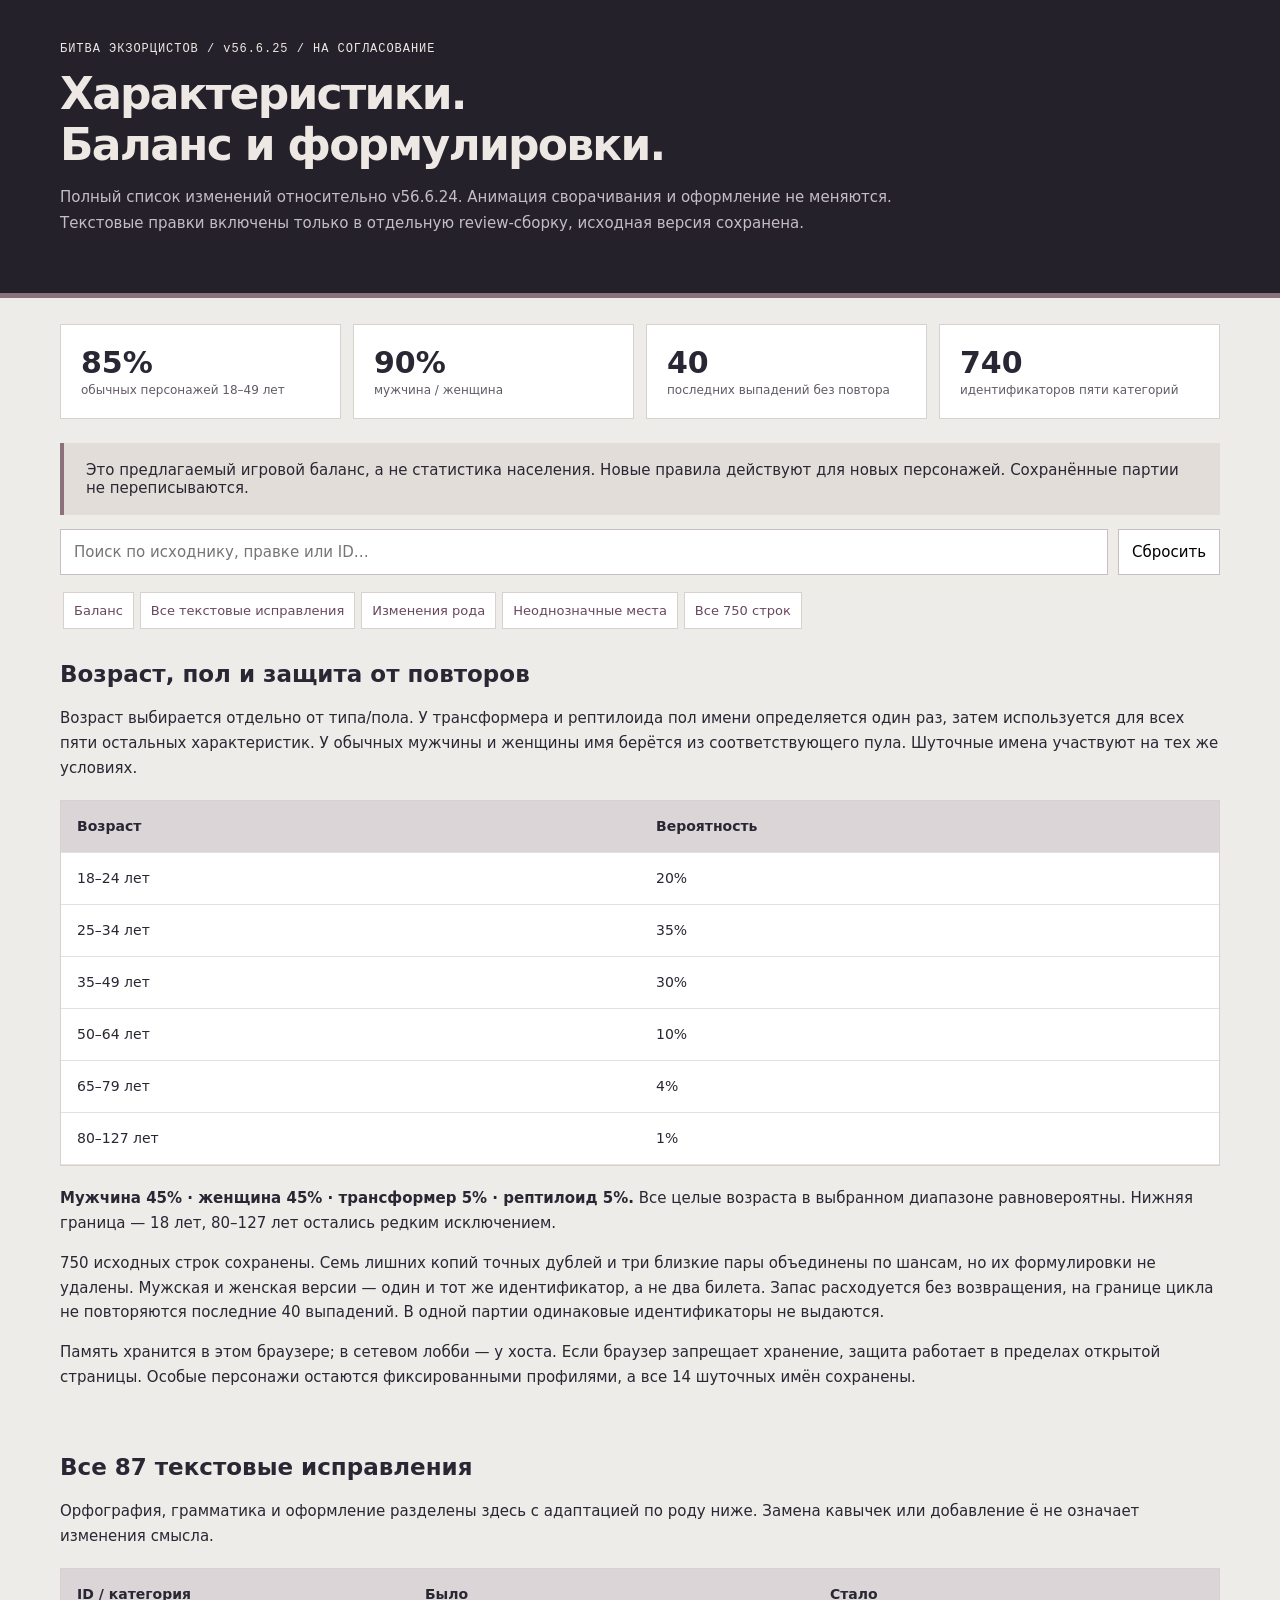
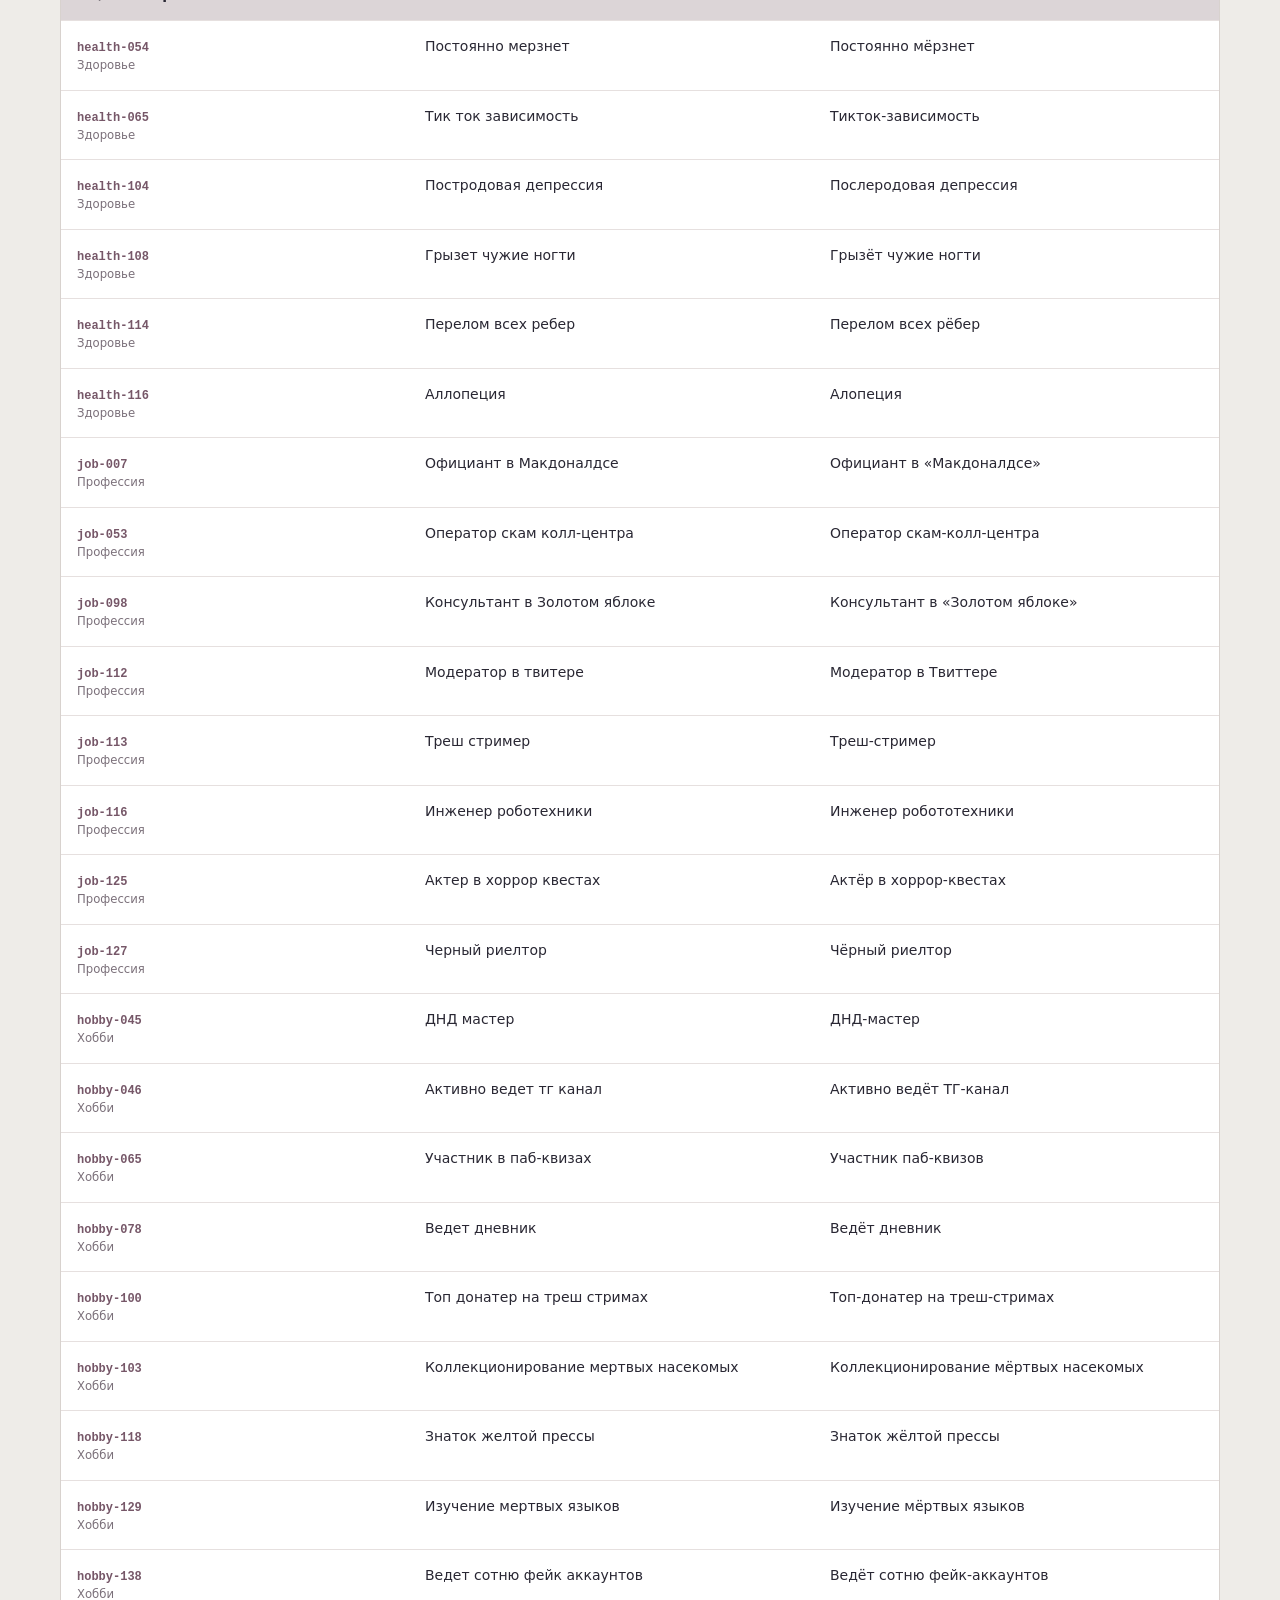
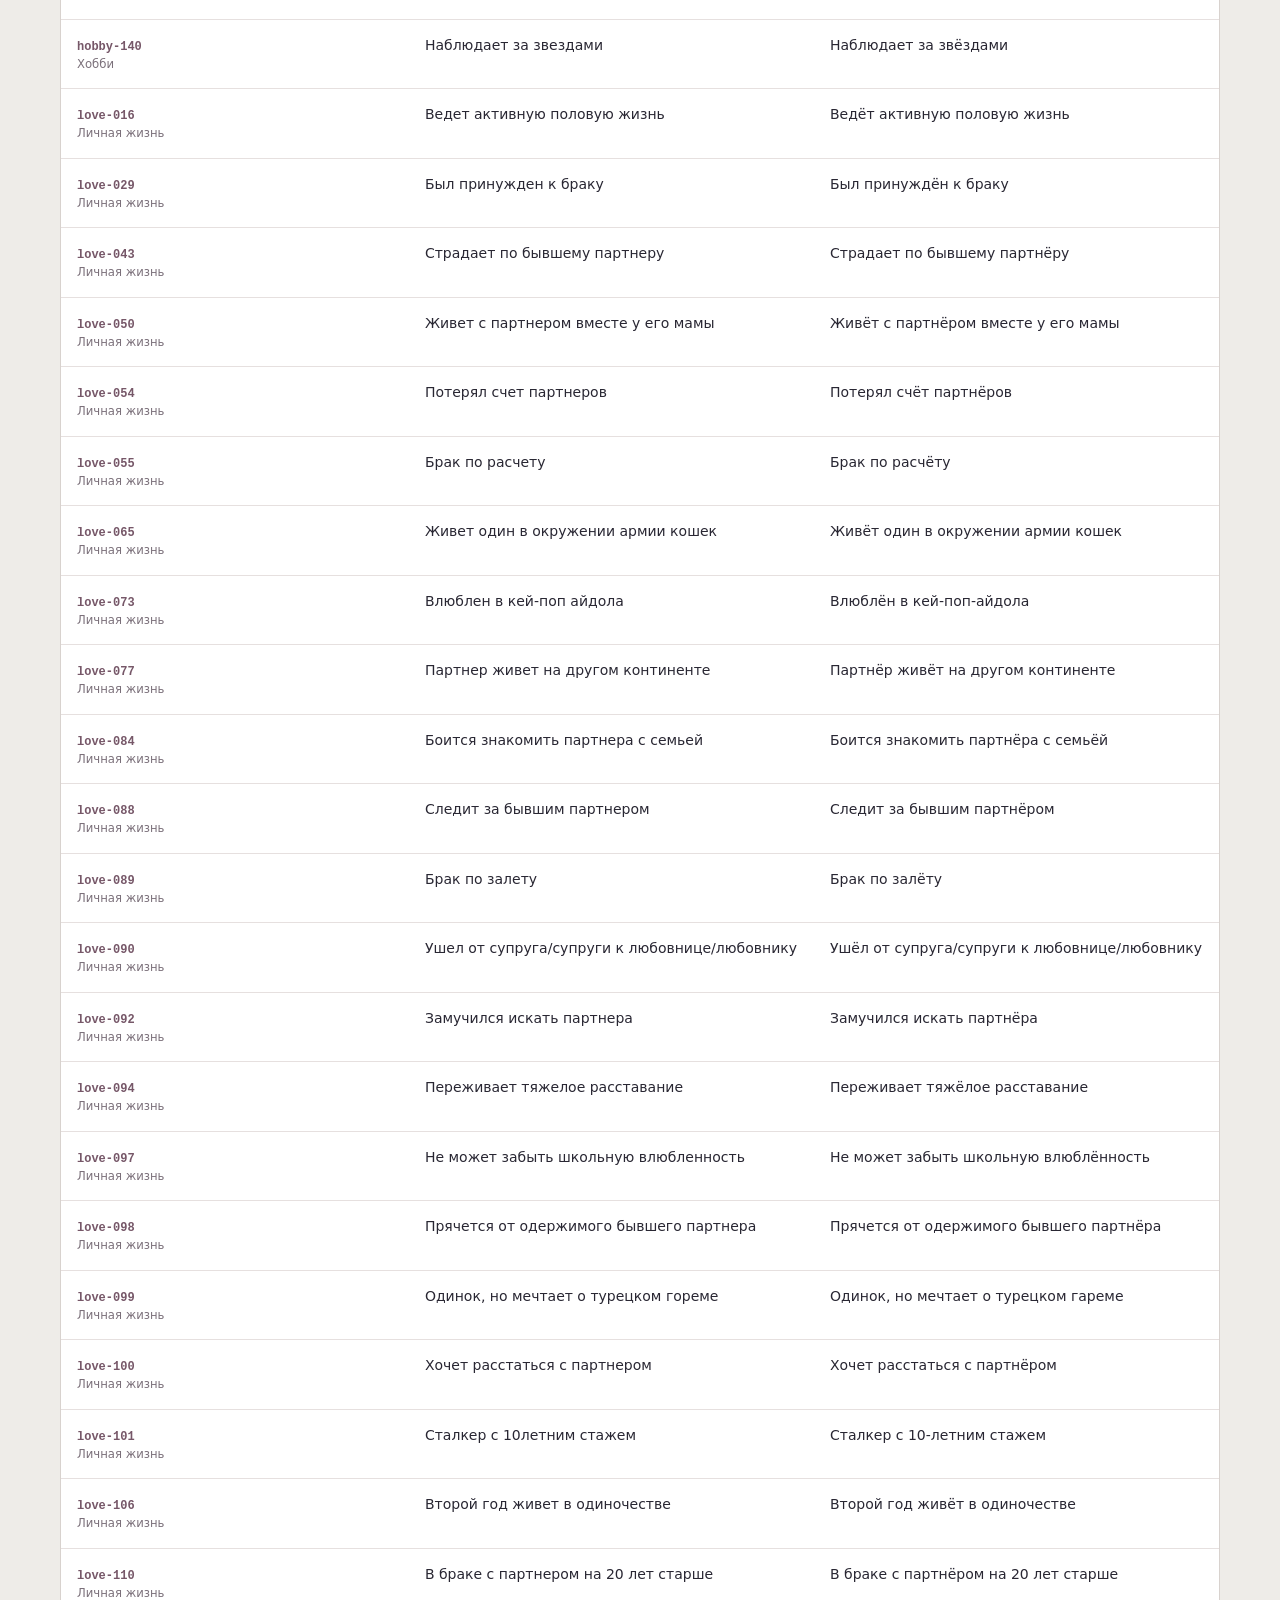
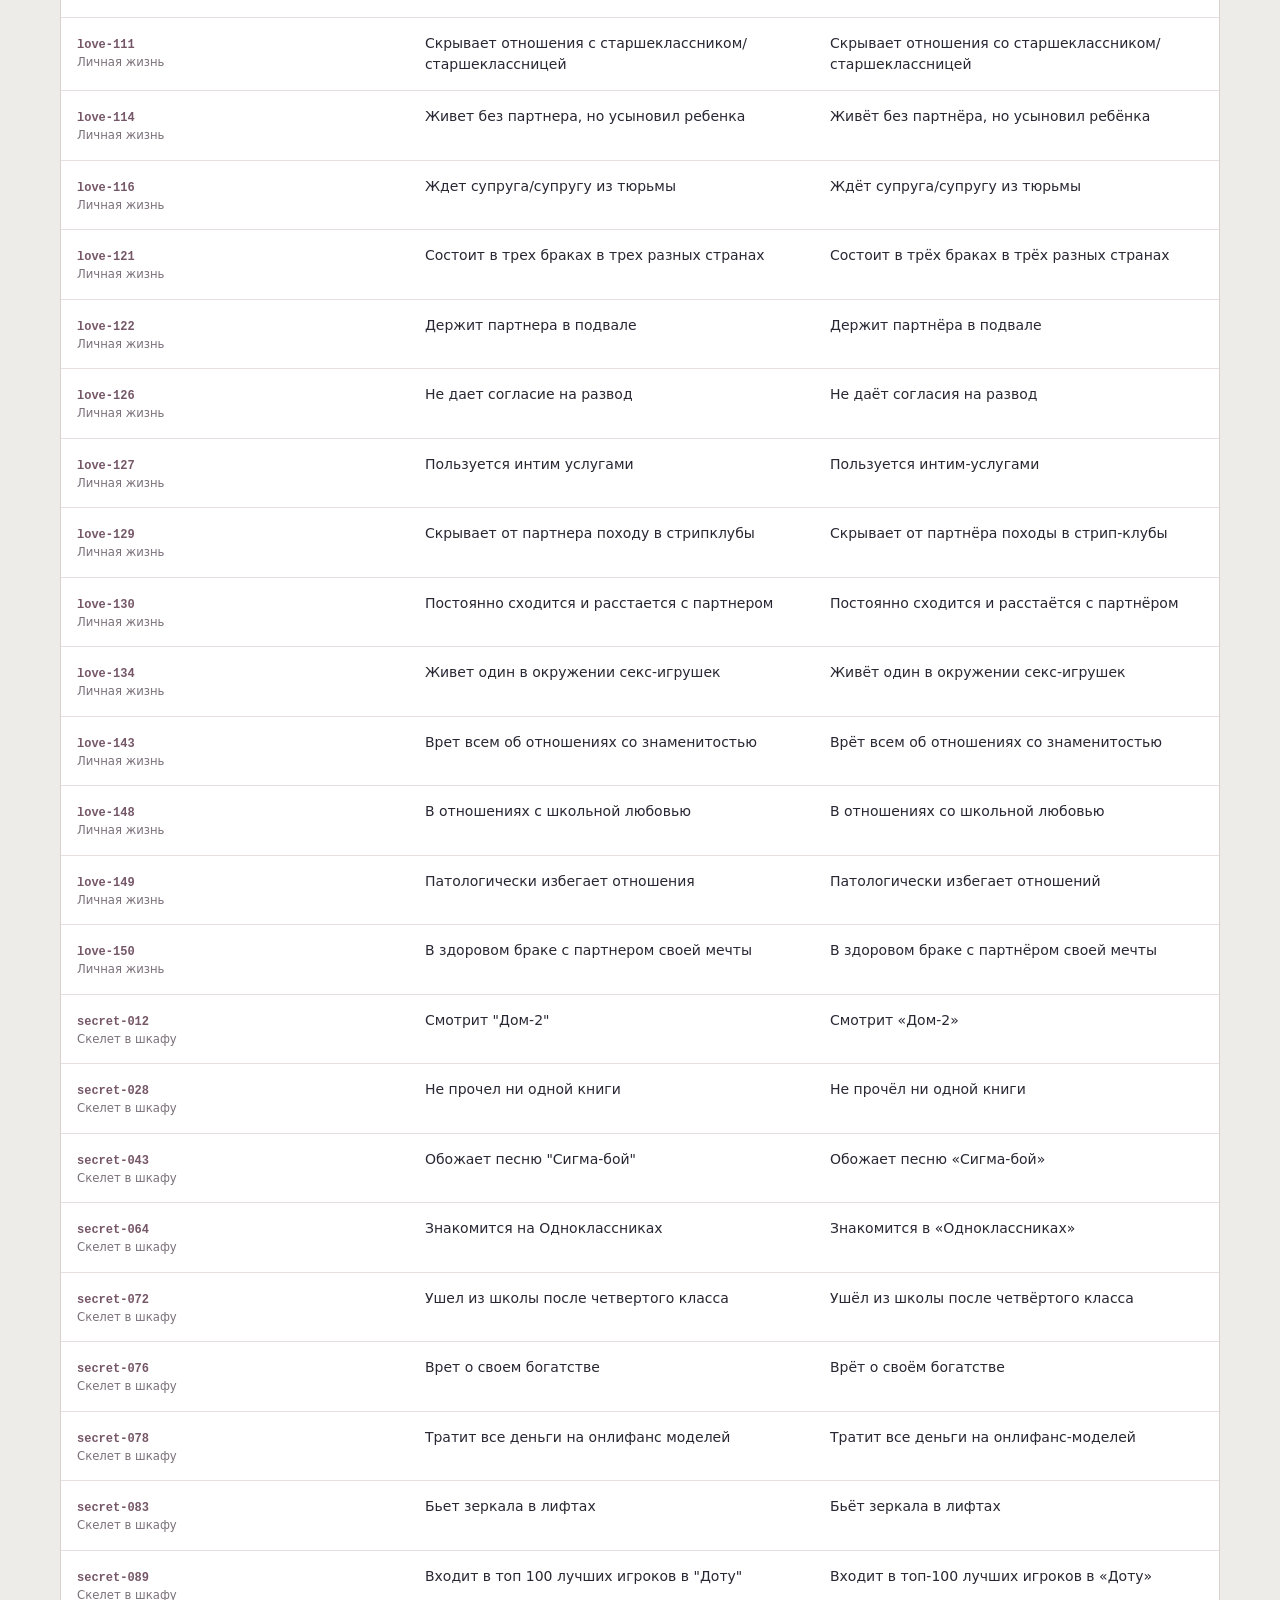
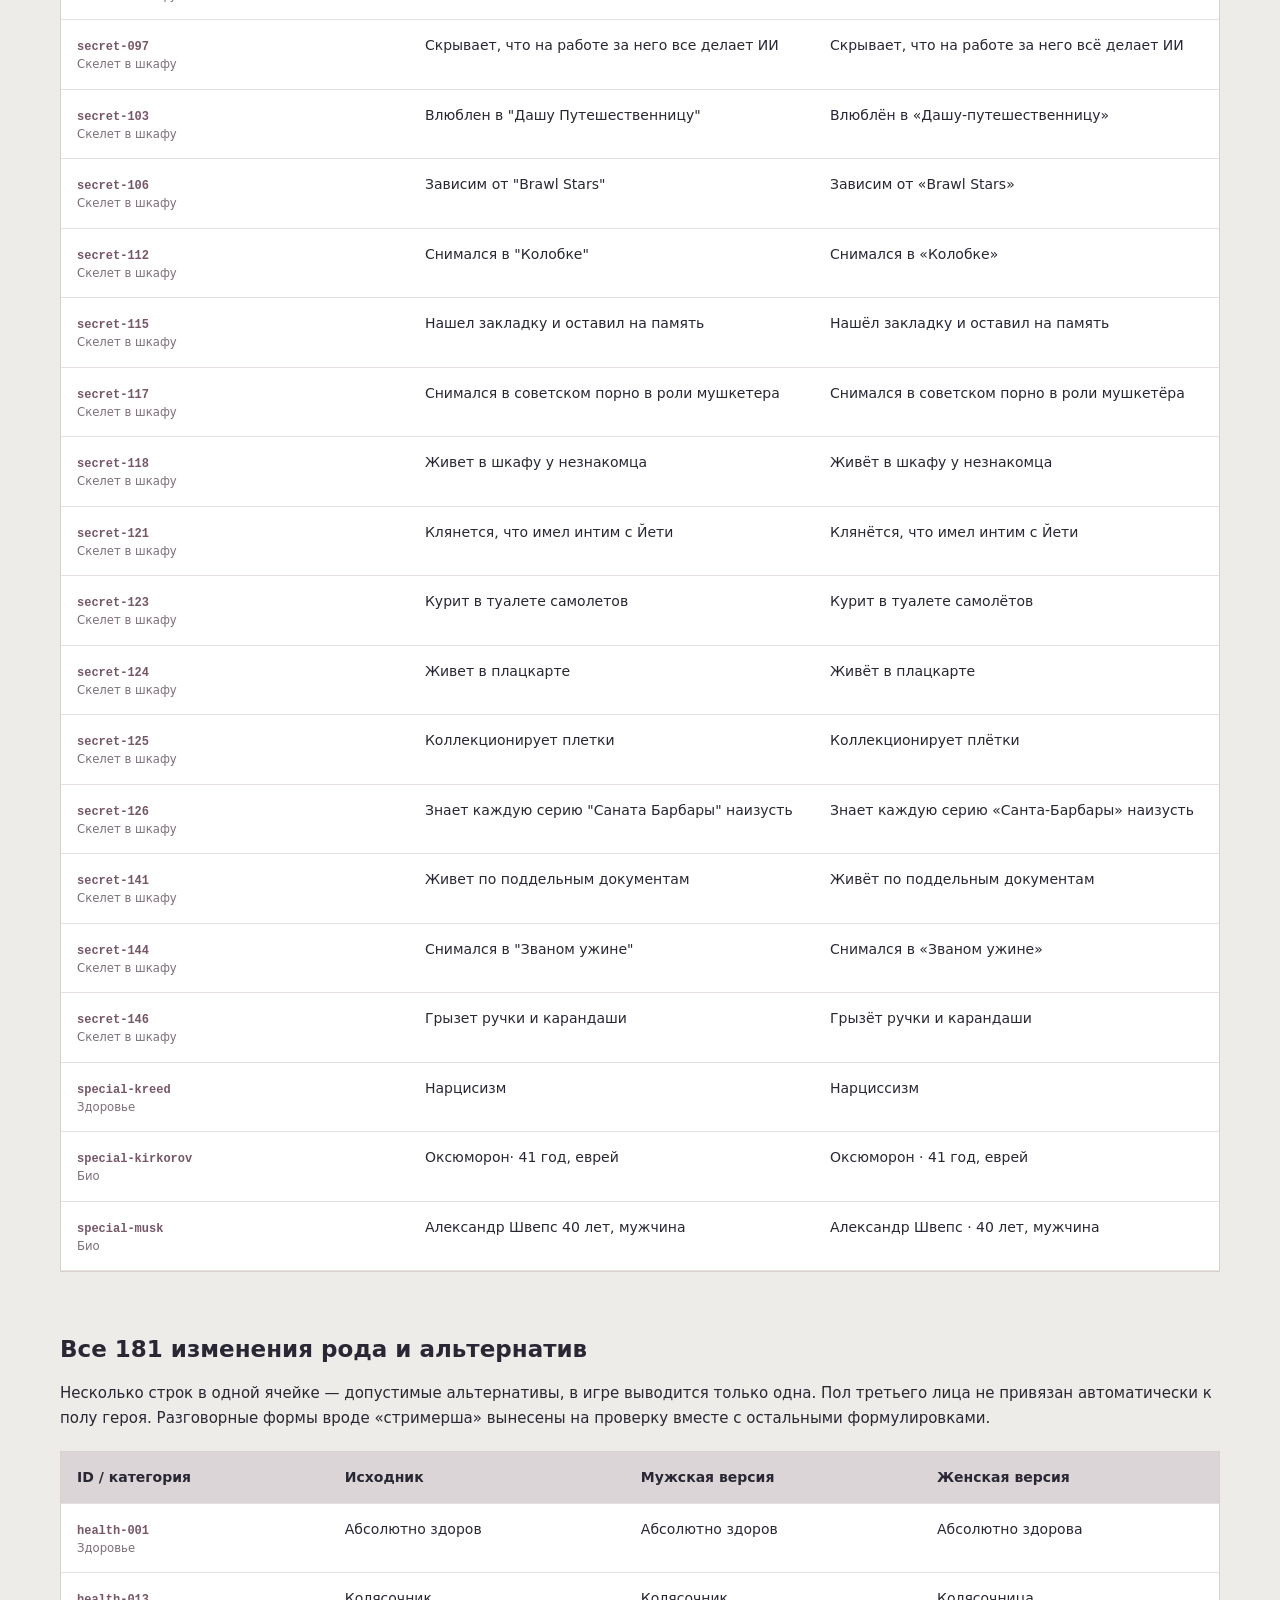
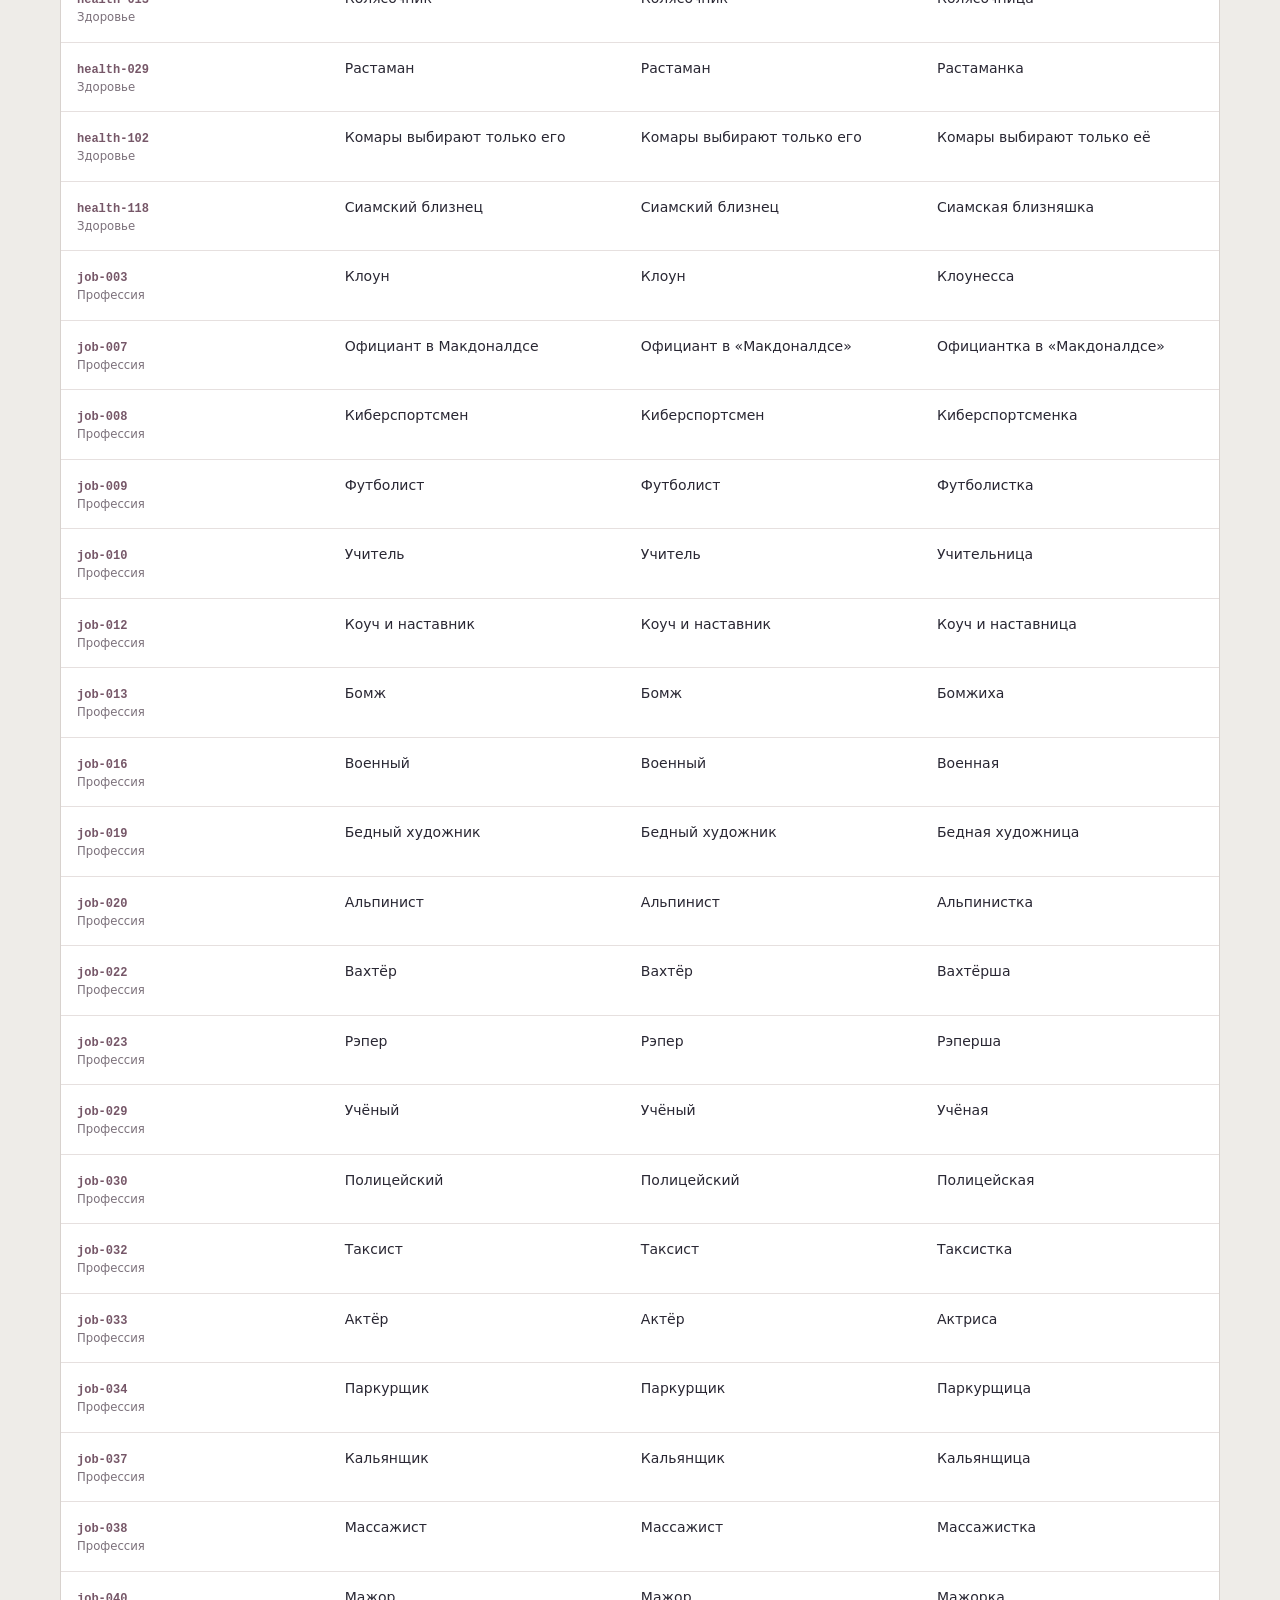
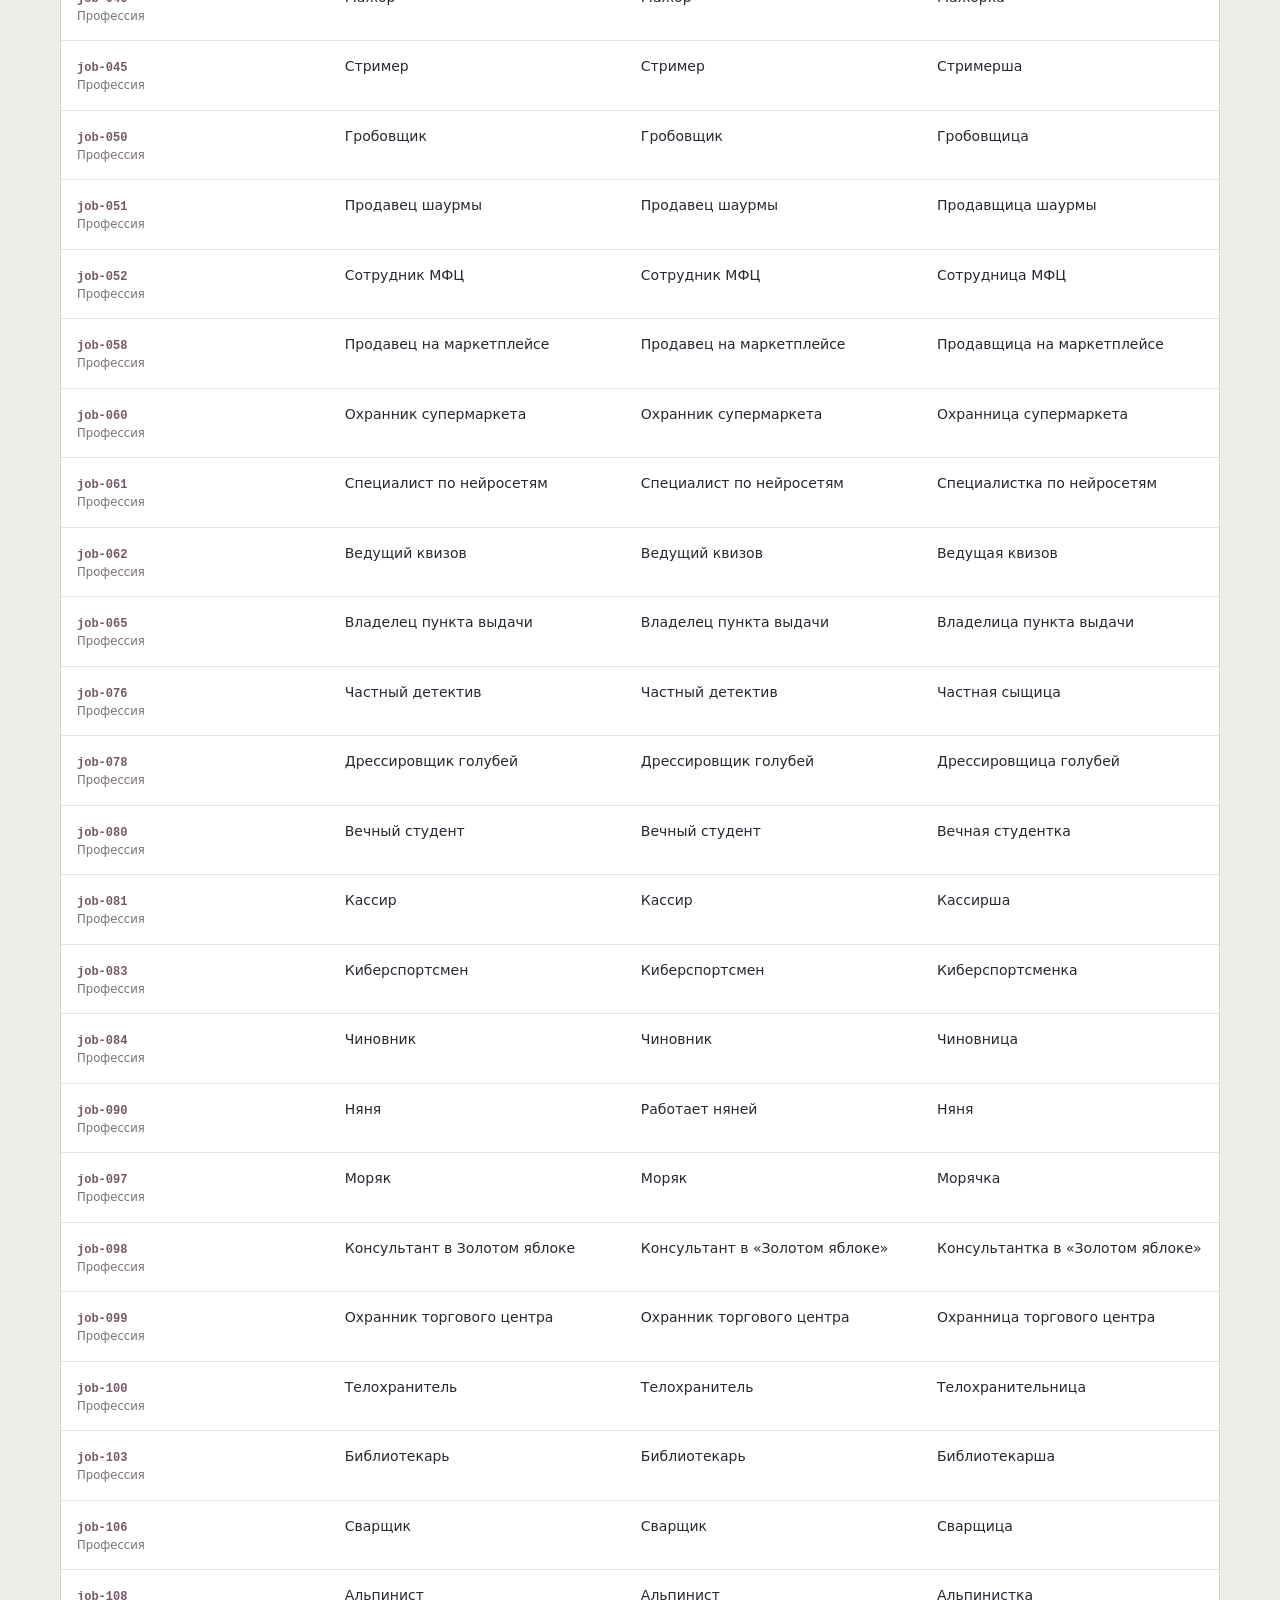
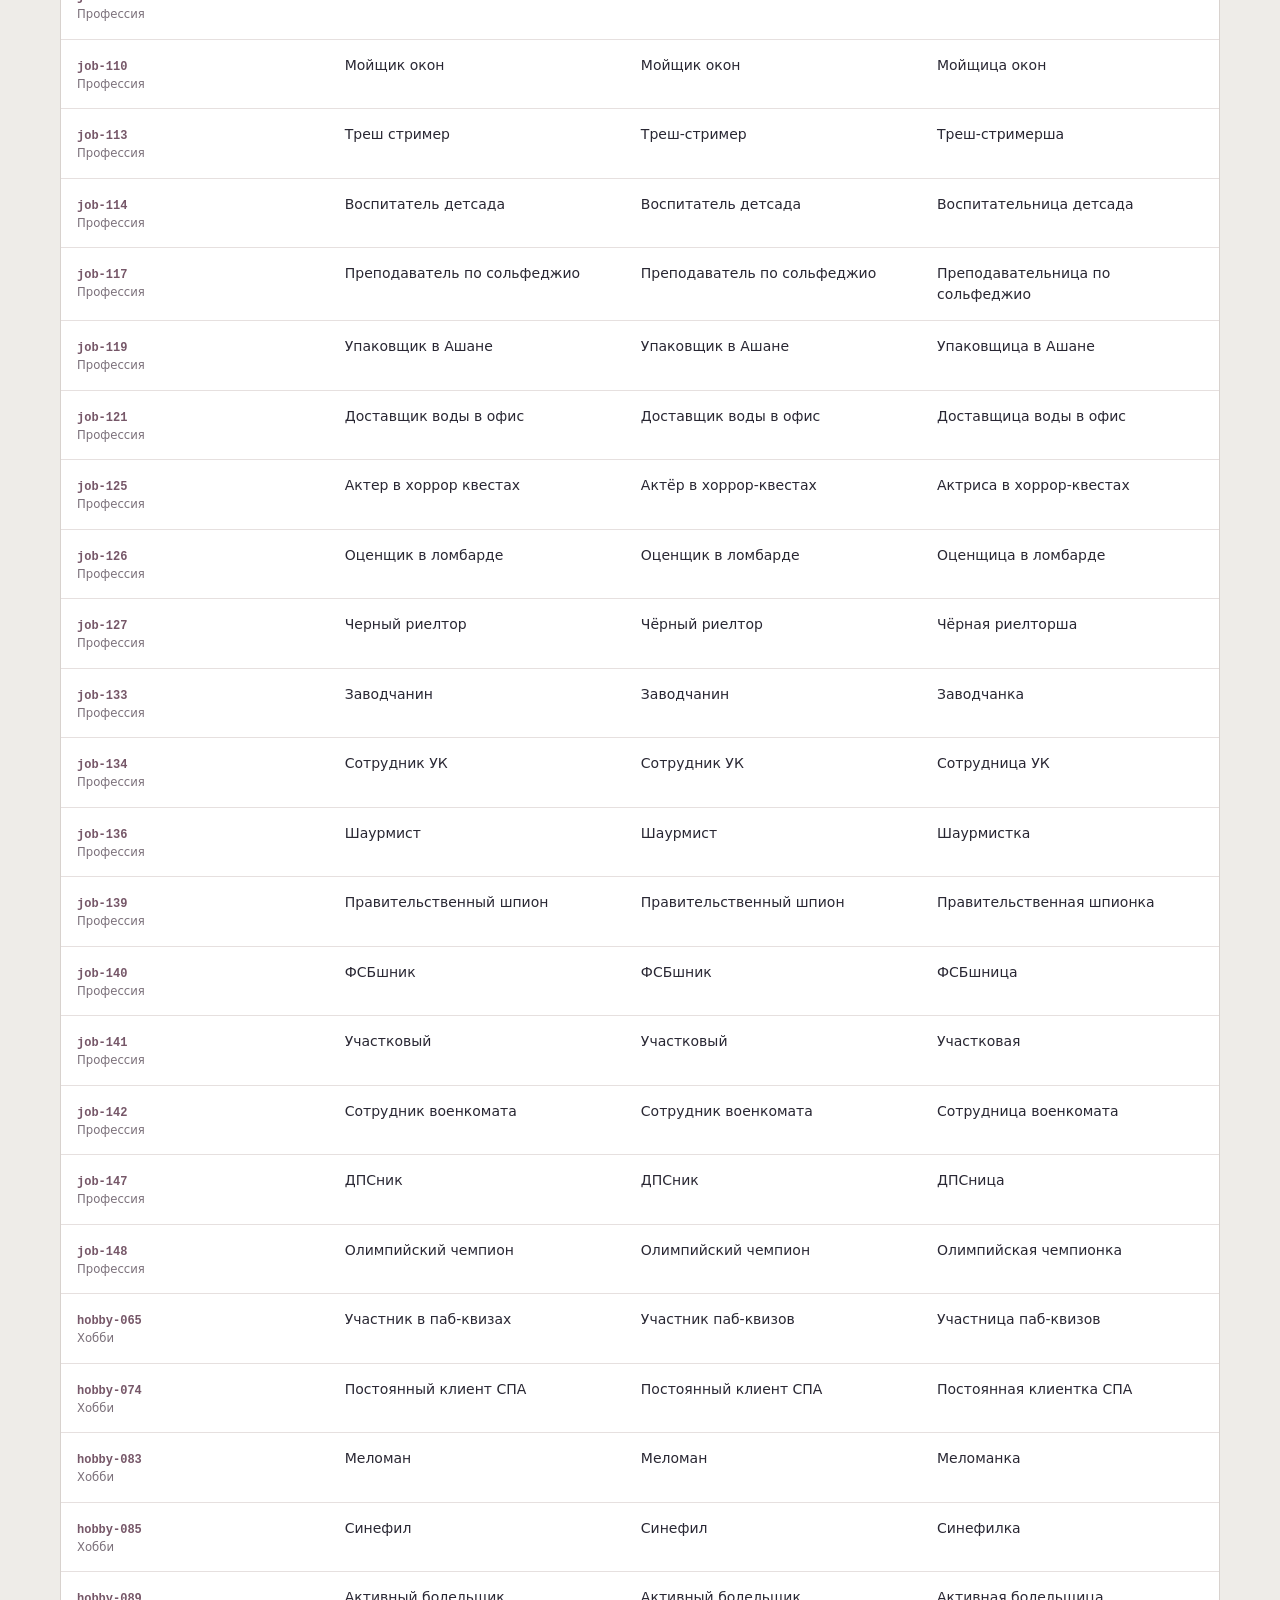
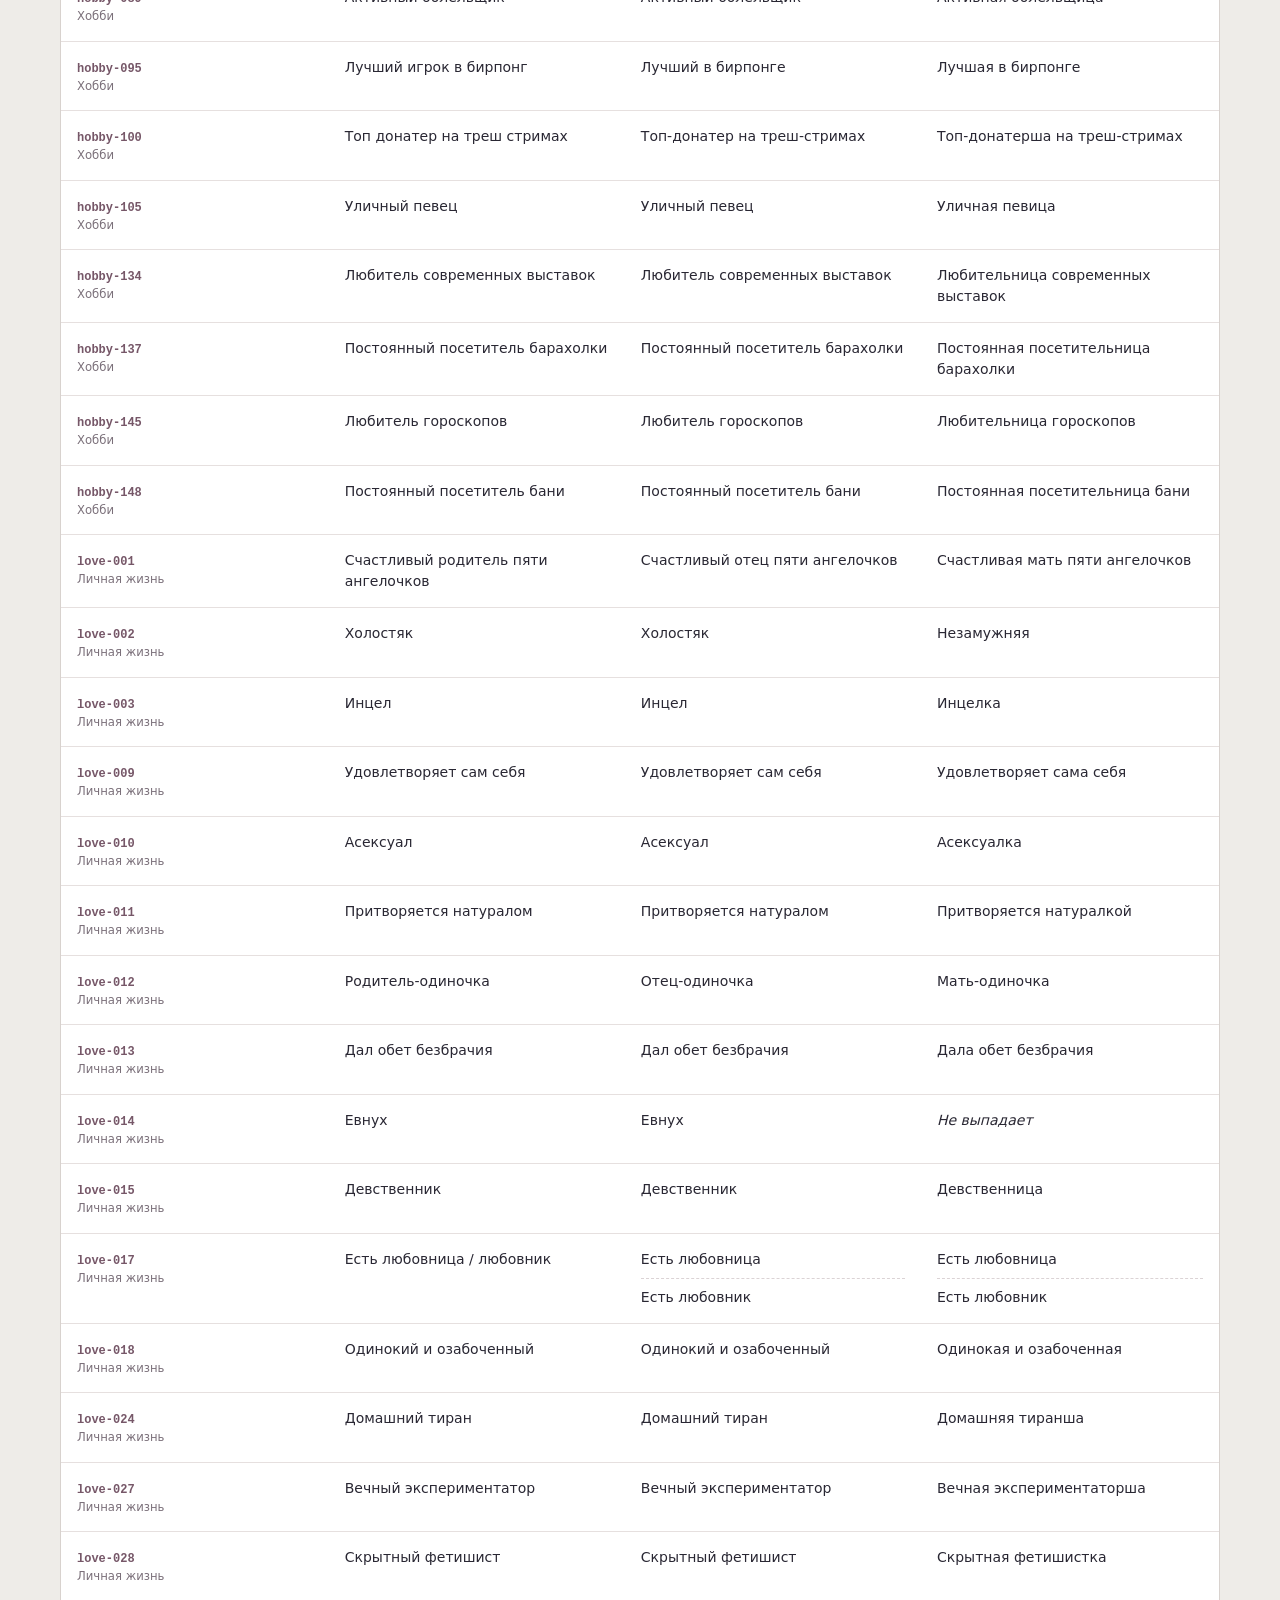
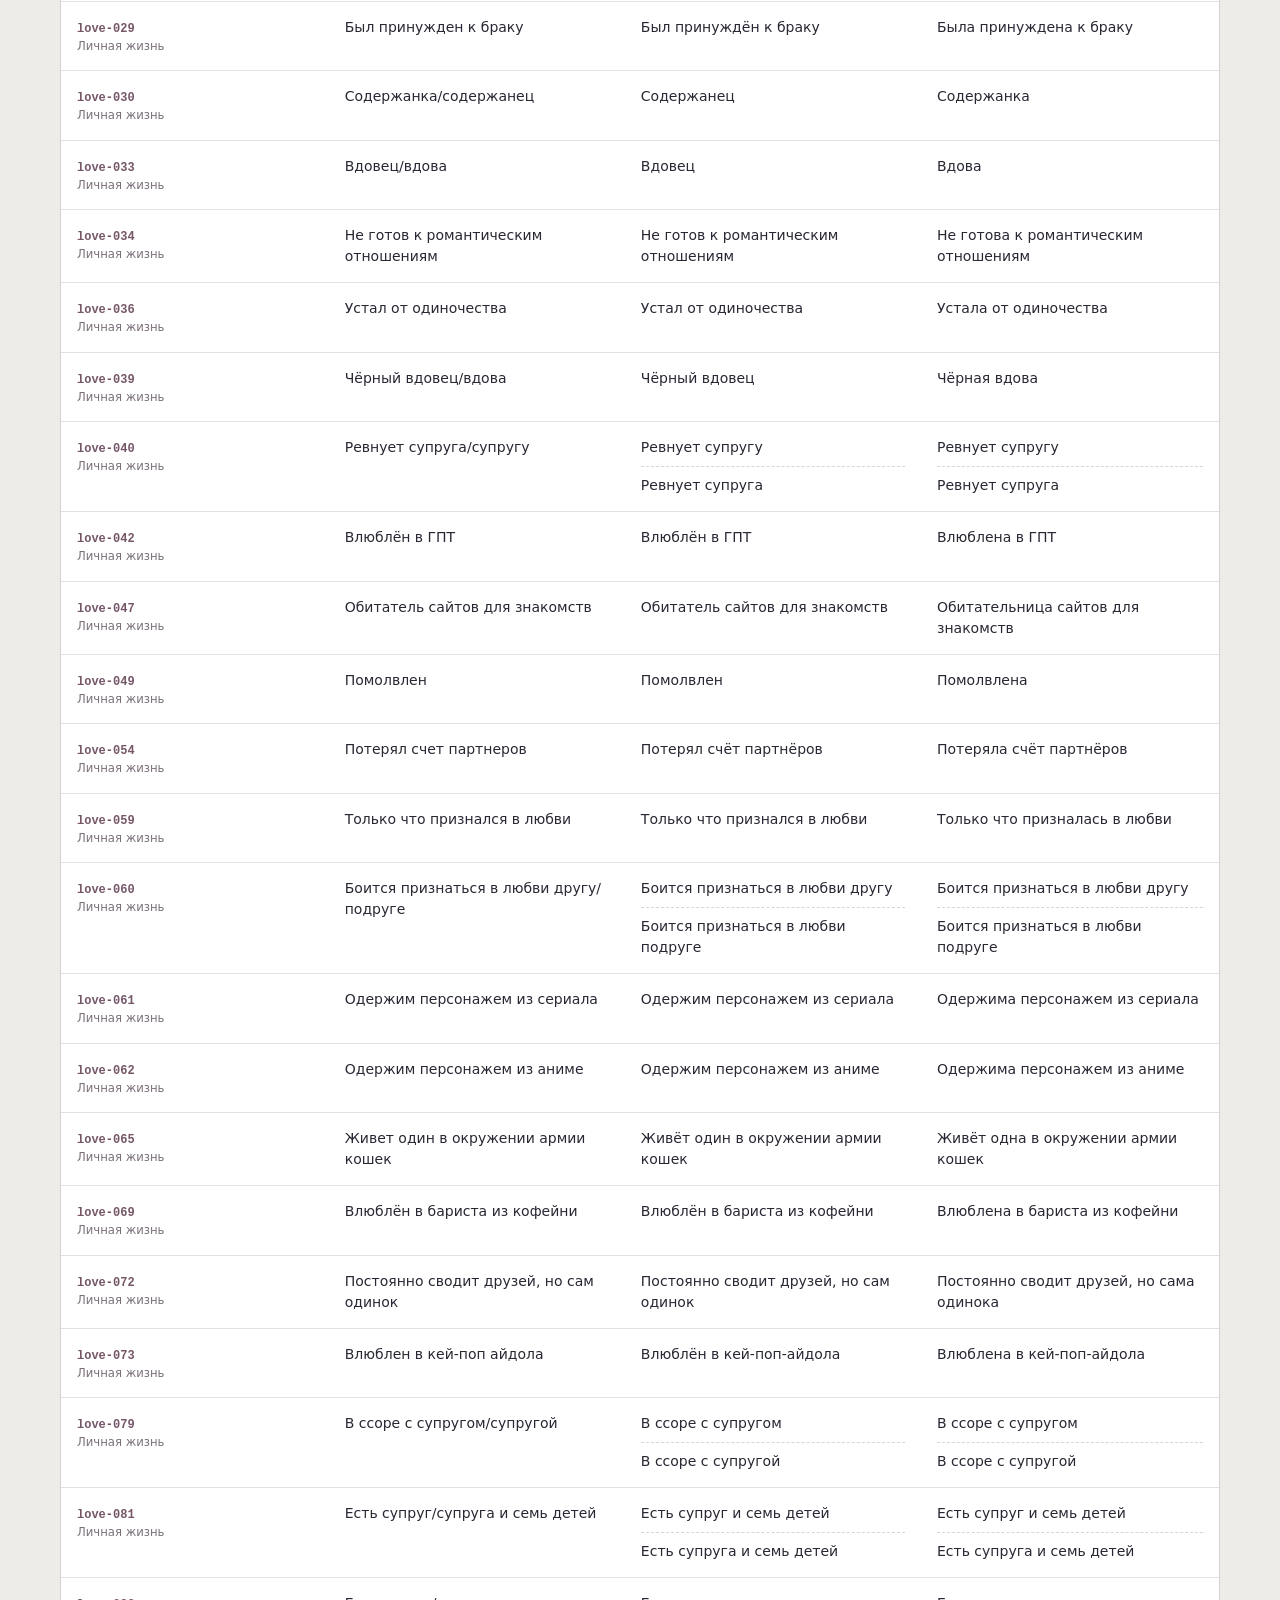
<file: REVIEW/EXORCIST_v25_TEXT_REVIEW.html>
<!doctype html><html lang="ru"><meta charset="utf-8"><meta name="viewport" content="width=device-width,initial-scale=1"><title>Характеристики — v56.6.25, согласование</title><style>
:root{font-family:system-ui,-apple-system,"Segoe UI",sans-serif;color:#292733;background:#eeece8;font-size:15px}*{box-sizing:border-box}body{margin:0}header{background:#24212b;color:#eee8e4;padding:42px max(22px,calc((100vw - 1160px)/2));border-bottom:5px solid #8b717c}header p{color:#c5bdc5;max-width:850px;line-height:1.7}h1{font-size:clamp(28px,5vw,44px);letter-spacing:-.04em;margin:12px 0}main{max-width:1200px;margin:auto;padding:26px 20px 65px}h2{font-size:23px}h3{font-size:16px}p{line-height:1.65}.kicker{font:12px monospace;letter-spacing:.08em}.grid{display:grid;grid-template-columns:repeat(4,1fr);gap:12px;margin:0 0 24px}.metric{background:white;border:1px solid #d8d2ce;padding:20px}.metric b{font-size:30px;display:block}.metric span{font-size:12px;color:#625a66}.note{padding:18px 22px;border-left:4px solid #8b717c;background:#e3ddda}.tools{position:sticky;top:0;padding:14px 0;background:#eeece8f5;z-index:3;display:flex;gap:10px;flex-wrap:wrap}input{flex:1;min-width:210px;padding:13px;border:1px solid #c7bfc3;font:inherit}a{color:#69475d;text-decoration:none}nav a{display:inline-block;padding:10px;background:white;margin:3px;border:1px solid #d8d2ce;font-size:13px}.scroll{overflow:auto;background:white;border:1px solid #d8d2ce;margin:20px 0}table{border-collapse:collapse;width:100%;min-width:670px}td,th{vertical-align:top;text-align:left;padding:15px 16px;border-bottom:1px solid #e6e0df;font-size:14px;line-height:1.5}thead{background:#dcd5d7}th{width:165px}small{display:block;color:#7b707a;font-weight:400}code{font-size:12px;color:#765768}td div+div{border-top:1px dashed #dbd3d5;margin-top:8px;padding-top:8px}section{scroll-margin-top:90px;padding-top:10px;margin-bottom:35px}article{padding:16px 22px;background:#fff;margin:10px 0;border:1px solid #ddd5d4}details{margin:20px 0}summary{font-size:20px;font-weight:650;cursor:pointer;padding:20px;background:#e0d9dc}footer{color:#786d77;font-size:12px;border-top:1px solid #d6cbd3;padding:20px 0}button{font:inherit;background:#fff;padding:13px;border:1px solid #c7bfc3;cursor:pointer}@media(max-width:660px){.grid{grid-template-columns:repeat(2,1fr)}header{padding:25px 20px}.metric{padding:15px}main{padding:20px 12px}td,th{padding:12px;font-size:13px}}
</style><header><div class="kicker">БИТВА ЭКЗОРЦИСТОВ / v56.6.25 / НА СОГЛАСОВАНИЕ</div><h1>Характеристики.<br>Баланс и формулировки.</h1><p>Полный список изменений относительно v56.6.24. Анимация сворачивания и оформление не меняются. Текстовые правки включены только в отдельную review-сборку, исходная версия сохранена.</p></header><main>
<div class="grid"><div class="metric"><b>85%</b><span>обычных персонажей 18–49 лет</span></div><div class="metric"><b>90%</b><span>мужчина / женщина</span></div><div class="metric"><b>40</b><span>последних выпадений без повтора</span></div><div class="metric"><b>740</b><span>идентификаторов пяти категорий</span></div></div>
<div class="note">Это предлагаемый игровой баланс, а не статистика населения. Новые правила действуют для новых персонажей. Сохранённые партии не переписываются.</div>
<div class="tools"><input id="search" placeholder="Поиск по исходнику, правке или ID…" aria-label="Поиск по таблицам"><button id="clear">Сбросить</button></div>
<nav><a href="#balance">Баланс</a><a href="#copy">Все текстовые исправления</a><a href="#gender">Изменения рода</a><a href="#questions">Неоднозначные места</a><a href="#catalog">Все 750 строк</a></nav>
<section id="balance"><h2>Возраст, пол и защита от повторов</h2><p>Возраст выбирается отдельно от типа/пола. У трансформера и рептилоида пол имени определяется один раз, затем используется для всех пяти остальных характеристик. У обычных мужчины и женщины имя берётся из соответствующего пула. Шуточные имена участвуют на тех же условиях.</p><div class="scroll"><table><thead><tr><th>Возраст</th><th>Вероятность</th></tr></thead><tbody><tr><td>18–24 лет</td><td>20%</td></tr><tr><td>25–34 лет</td><td>35%</td></tr><tr><td>35–49 лет</td><td>30%</td></tr><tr><td>50–64 лет</td><td>10%</td></tr><tr><td>65–79 лет</td><td>4%</td></tr><tr><td>80–127 лет</td><td>1%</td></tr></tbody></table></div><p><b>Мужчина 45% · женщина 45% · трансформер 5% · рептилоид 5%.</b> Все целые возраста в выбранном диапазоне равновероятны. Нижняя граница — 18 лет, 80–127 лет остались редким исключением.</p><p>750 исходных строк сохранены. Семь лишних копий точных дублей и три близкие пары объединены по шансам, но их формулировки не удалены. Мужская и женская версии — один и тот же идентификатор, а не два билета. Запас расходуется без возвращения, на границе цикла не повторяются последние 40 выпадений. В одной партии одинаковые идентификаторы не выдаются.</p><p>Память хранится в этом браузере; в сетевом лобби — у хоста. Если браузер запрещает хранение, защита работает в пределах открытой страницы. Особые персонажи остаются фиксированными профилями, а все 14 шуточных имён сохранены.</p></section><section id="copy"><h2>Все 87 текстовые исправления</h2><p>Орфография, грамматика и оформление разделены здесь с адаптацией по роду ниже. Замена кавычек или добавление ё не означает изменения смысла.</p><div class="scroll"><table class="filter"><thead><tr><th>ID / категория</th><th>Было</th><th>Стало</th></tr></thead><tbody><tr><th><code>health-054</code><small>Здоровье</small></th><td>Постоянно мерзнет</td><td>Постоянно мёрзнет</td></tr><tr><th><code>health-065</code><small>Здоровье</small></th><td>Тик ток зависимость</td><td>Тикток-зависимость</td></tr><tr><th><code>health-104</code><small>Здоровье</small></th><td>Постродовая депрессия</td><td>Послеродовая депрессия</td></tr><tr><th><code>health-108</code><small>Здоровье</small></th><td>Грызет чужие ногти</td><td>Грызёт чужие ногти</td></tr><tr><th><code>health-114</code><small>Здоровье</small></th><td>Перелом всех ребер</td><td>Перелом всех рёбер</td></tr><tr><th><code>health-116</code><small>Здоровье</small></th><td>Аллопеция</td><td>Алопеция</td></tr><tr><th><code>job-007</code><small>Профессия</small></th><td>Официант в Макдоналдсе</td><td>Официант в «Макдоналдсе»</td></tr><tr><th><code>job-053</code><small>Профессия</small></th><td>Оператор скам колл-центра</td><td>Оператор скам-колл-центра</td></tr><tr><th><code>job-098</code><small>Профессия</small></th><td>Консультант в Золотом яблоке</td><td>Консультант в «Золотом яблоке»</td></tr><tr><th><code>job-112</code><small>Профессия</small></th><td>Модератор в твитере</td><td>Модератор в Твиттере</td></tr><tr><th><code>job-113</code><small>Профессия</small></th><td>Треш стример</td><td>Треш-стример</td></tr><tr><th><code>job-116</code><small>Профессия</small></th><td>Инженер роботехники</td><td>Инженер робототехники</td></tr><tr><th><code>job-125</code><small>Профессия</small></th><td>Актер в хоррор квестах</td><td>Актёр в хоррор-квестах</td></tr><tr><th><code>job-127</code><small>Профессия</small></th><td>Черный риелтор</td><td>Чёрный риелтор</td></tr><tr><th><code>hobby-045</code><small>Хобби</small></th><td>ДНД мастер</td><td>ДНД-мастер</td></tr><tr><th><code>hobby-046</code><small>Хобби</small></th><td>Активно ведет тг канал</td><td>Активно ведёт ТГ-канал</td></tr><tr><th><code>hobby-065</code><small>Хобби</small></th><td>Участник в паб-квизах</td><td>Участник паб-квизов</td></tr><tr><th><code>hobby-078</code><small>Хобби</small></th><td>Ведет дневник</td><td>Ведёт дневник</td></tr><tr><th><code>hobby-100</code><small>Хобби</small></th><td>Топ донатер на треш стримах</td><td>Топ-донатер на треш-стримах</td></tr><tr><th><code>hobby-103</code><small>Хобби</small></th><td>Коллекционирование мертвых насекомых</td><td>Коллекционирование мёртвых насекомых</td></tr><tr><th><code>hobby-118</code><small>Хобби</small></th><td>Знаток желтой прессы</td><td>Знаток жёлтой прессы</td></tr><tr><th><code>hobby-129</code><small>Хобби</small></th><td>Изучение мертвых языков</td><td>Изучение мёртвых языков</td></tr><tr><th><code>hobby-138</code><small>Хобби</small></th><td>Ведет сотню фейк аккаунтов</td><td>Ведёт сотню фейк-аккаунтов</td></tr><tr><th><code>hobby-140</code><small>Хобби</small></th><td>Наблюдает за звездами</td><td>Наблюдает за звёздами</td></tr><tr><th><code>love-016</code><small>Личная жизнь</small></th><td>Ведет активную половую жизнь</td><td>Ведёт активную половую жизнь</td></tr><tr><th><code>love-029</code><small>Личная жизнь</small></th><td>Был принужден к браку</td><td>Был принуждён к браку</td></tr><tr><th><code>love-043</code><small>Личная жизнь</small></th><td>Страдает по бывшему партнеру</td><td>Страдает по бывшему партнёру</td></tr><tr><th><code>love-050</code><small>Личная жизнь</small></th><td>Живет с партнером вместе у его мамы</td><td>Живёт с партнёром вместе у его мамы</td></tr><tr><th><code>love-054</code><small>Личная жизнь</small></th><td>Потерял счет партнеров</td><td>Потерял счёт партнёров</td></tr><tr><th><code>love-055</code><small>Личная жизнь</small></th><td>Брак по расчету</td><td>Брак по расчёту</td></tr><tr><th><code>love-065</code><small>Личная жизнь</small></th><td>Живет один в окружении армии кошек</td><td>Живёт один в окружении армии кошек</td></tr><tr><th><code>love-073</code><small>Личная жизнь</small></th><td>Влюблен в кей-поп айдола</td><td>Влюблён в кей-поп-айдола</td></tr><tr><th><code>love-077</code><small>Личная жизнь</small></th><td>Партнер живет на другом континенте</td><td>Партнёр живёт на другом континенте</td></tr><tr><th><code>love-084</code><small>Личная жизнь</small></th><td>Боится знакомить партнера с семьей</td><td>Боится знакомить партнёра с семьёй</td></tr><tr><th><code>love-088</code><small>Личная жизнь</small></th><td>Следит за бывшим партнером</td><td>Следит за бывшим партнёром</td></tr><tr><th><code>love-089</code><small>Личная жизнь</small></th><td>Брак по залету</td><td>Брак по залёту</td></tr><tr><th><code>love-090</code><small>Личная жизнь</small></th><td>Ушел от супруга/супруги к любовнице/любовнику</td><td>Ушёл от супруга/супруги к любовнице/любовнику</td></tr><tr><th><code>love-092</code><small>Личная жизнь</small></th><td>Замучился искать партнера</td><td>Замучился искать партнёра</td></tr><tr><th><code>love-094</code><small>Личная жизнь</small></th><td>Переживает тяжелое расставание</td><td>Переживает тяжёлое расставание</td></tr><tr><th><code>love-097</code><small>Личная жизнь</small></th><td>Не может забыть школьную влюбленность</td><td>Не может забыть школьную влюблённость</td></tr><tr><th><code>love-098</code><small>Личная жизнь</small></th><td>Прячется от одержимого бывшего партнера</td><td>Прячется от одержимого бывшего партнёра</td></tr><tr><th><code>love-099</code><small>Личная жизнь</small></th><td>Одинок, но мечтает о турецком гореме</td><td>Одинок, но мечтает о турецком гареме</td></tr><tr><th><code>love-100</code><small>Личная жизнь</small></th><td>Хочет расстаться с партнером</td><td>Хочет расстаться с партнёром</td></tr><tr><th><code>love-101</code><small>Личная жизнь</small></th><td>Сталкер с 10летним стажем</td><td>Сталкер с 10-летним стажем</td></tr><tr><th><code>love-106</code><small>Личная жизнь</small></th><td>Второй год живет в одиночестве</td><td>Второй год живёт в одиночестве</td></tr><tr><th><code>love-110</code><small>Личная жизнь</small></th><td>В браке с партнером на 20 лет старше</td><td>В браке с партнёром на 20 лет старше</td></tr><tr><th><code>love-111</code><small>Личная жизнь</small></th><td>Скрывает отношения с старшеклассником/старшеклассницей</td><td>Скрывает отношения со старшеклассником/старшеклассницей</td></tr><tr><th><code>love-114</code><small>Личная жизнь</small></th><td>Живет без партнера, но усыновил ребенка</td><td>Живёт без партнёра, но усыновил ребёнка</td></tr><tr><th><code>love-116</code><small>Личная жизнь</small></th><td>Ждет супруга/супругу из тюрьмы</td><td>Ждёт супруга/супругу из тюрьмы</td></tr><tr><th><code>love-121</code><small>Личная жизнь</small></th><td>Состоит в трех браках в трех разных странах</td><td>Состоит в трёх браках в трёх разных странах</td></tr><tr><th><code>love-122</code><small>Личная жизнь</small></th><td>Держит партнера в подвале</td><td>Держит партнёра в подвале</td></tr><tr><th><code>love-126</code><small>Личная жизнь</small></th><td>Не дает согласие на развод</td><td>Не даёт согласия на развод</td></tr><tr><th><code>love-127</code><small>Личная жизнь</small></th><td>Пользуется интим услугами</td><td>Пользуется интим-услугами</td></tr><tr><th><code>love-129</code><small>Личная жизнь</small></th><td>Скрывает от партнера походу в стрипклубы</td><td>Скрывает от партнёра походы в стрип-клубы</td></tr><tr><th><code>love-130</code><small>Личная жизнь</small></th><td>Постоянно сходится и расстается с партнером</td><td>Постоянно сходится и расстаётся с партнёром</td></tr><tr><th><code>love-134</code><small>Личная жизнь</small></th><td>Живет один в окружении секс-игрушек</td><td>Живёт один в окружении секс-игрушек</td></tr><tr><th><code>love-143</code><small>Личная жизнь</small></th><td>Врет всем об отношениях со знаменитостью</td><td>Врёт всем об отношениях со знаменитостью</td></tr><tr><th><code>love-148</code><small>Личная жизнь</small></th><td>В отношениях с школьной любовью</td><td>В отношениях со школьной любовью</td></tr><tr><th><code>love-149</code><small>Личная жизнь</small></th><td>Патологически избегает отношения</td><td>Патологически избегает отношений</td></tr><tr><th><code>love-150</code><small>Личная жизнь</small></th><td>В здоровом браке с партнером своей мечты</td><td>В здоровом браке с партнёром своей мечты</td></tr><tr><th><code>secret-012</code><small>Скелет в шкафу</small></th><td>Смотрит &quot;Дом-2&quot;</td><td>Смотрит «Дом-2»</td></tr><tr><th><code>secret-028</code><small>Скелет в шкафу</small></th><td>Не прочел ни одной книги</td><td>Не прочёл ни одной книги</td></tr><tr><th><code>secret-043</code><small>Скелет в шкафу</small></th><td>Обожает песню &quot;Сигма-бой&quot;</td><td>Обожает песню «Сигма-бой»</td></tr><tr><th><code>secret-064</code><small>Скелет в шкафу</small></th><td>Знакомится на Одноклассниках</td><td>Знакомится в «Одноклассниках»</td></tr><tr><th><code>secret-072</code><small>Скелет в шкафу</small></th><td>Ушел из школы после четвертого класса</td><td>Ушёл из школы после четвёртого класса</td></tr><tr><th><code>secret-076</code><small>Скелет в шкафу</small></th><td>Врет о своем богатстве</td><td>Врёт о своём богатстве</td></tr><tr><th><code>secret-078</code><small>Скелет в шкафу</small></th><td>Тратит все деньги на онлифанс моделей</td><td>Тратит все деньги на онлифанс-моделей</td></tr><tr><th><code>secret-083</code><small>Скелет в шкафу</small></th><td>Бьет зеркала в лифтах</td><td>Бьёт зеркала в лифтах</td></tr><tr><th><code>secret-089</code><small>Скелет в шкафу</small></th><td>Входит в топ 100 лучших игроков в &quot;Доту&quot;</td><td>Входит в топ-100 лучших игроков в «Доту»</td></tr><tr><th><code>secret-097</code><small>Скелет в шкафу</small></th><td>Скрывает, что на работе за него все делает ИИ</td><td>Скрывает, что на работе за него всё делает ИИ</td></tr><tr><th><code>secret-103</code><small>Скелет в шкафу</small></th><td>Влюблен в &quot;Дашу Путешественницу&quot;</td><td>Влюблён в «Дашу-путешественницу»</td></tr><tr><th><code>secret-106</code><small>Скелет в шкафу</small></th><td>Зависим от &quot;Brawl Stars&quot;</td><td>Зависим от «Brawl Stars»</td></tr><tr><th><code>secret-112</code><small>Скелет в шкафу</small></th><td>Снимался в &quot;Колобке&quot;</td><td>Снимался в «Колобке»</td></tr><tr><th><code>secret-115</code><small>Скелет в шкафу</small></th><td>Нашел закладку и оставил на память</td><td>Нашёл закладку и оставил на память</td></tr><tr><th><code>secret-117</code><small>Скелет в шкафу</small></th><td>Снимался в советском порно в роли мушкетера</td><td>Снимался в советском порно в роли мушкетёра</td></tr><tr><th><code>secret-118</code><small>Скелет в шкафу</small></th><td>Живет в шкафу у незнакомца</td><td>Живёт в шкафу у незнакомца</td></tr><tr><th><code>secret-121</code><small>Скелет в шкафу</small></th><td>Клянется, что имел интим с Йети</td><td>Клянётся, что имел интим с Йети</td></tr><tr><th><code>secret-123</code><small>Скелет в шкафу</small></th><td>Курит в туалете самолетов</td><td>Курит в туалете самолётов</td></tr><tr><th><code>secret-124</code><small>Скелет в шкафу</small></th><td>Живет в плацкарте</td><td>Живёт в плацкарте</td></tr><tr><th><code>secret-125</code><small>Скелет в шкафу</small></th><td>Коллекционирует плетки</td><td>Коллекционирует плётки</td></tr><tr><th><code>secret-126</code><small>Скелет в шкафу</small></th><td>Знает каждую серию &quot;Саната Барбары&quot; наизусть</td><td>Знает каждую серию «Санта-Барбары» наизусть</td></tr><tr><th><code>secret-141</code><small>Скелет в шкафу</small></th><td>Живет по поддельным документам</td><td>Живёт по поддельным документам</td></tr><tr><th><code>secret-144</code><small>Скелет в шкафу</small></th><td>Снимался в &quot;Званом ужине&quot;</td><td>Снимался в «Званом ужине»</td></tr><tr><th><code>secret-146</code><small>Скелет в шкафу</small></th><td>Грызет ручки и карандаши</td><td>Грызёт ручки и карандаши</td></tr><tr><th><code>special-kreed</code><small>Здоровье</small></th><td>Нарцисизм</td><td>Нарциссизм</td></tr><tr><th><code>special-kirkorov</code><small>Био</small></th><td>Оксюморон· 41 год, еврей</td><td>Оксюморон · 41 год, еврей</td></tr><tr><th><code>special-musk</code><small>Био</small></th><td>Александр Швепс 40 лет, мужчина</td><td>Александр Швепс · 40 лет, мужчина</td></tr></tbody></table></div></section><section id="gender"><h2>Все 181 изменения рода и альтернатив</h2><p>Несколько строк в одной ячейке — допустимые альтернативы, в игре выводится только одна. Пол третьего лица не привязан автоматически к полу героя. Разговорные формы вроде «стримерша» вынесены на проверку вместе с остальными формулировками.</p><div class="scroll"><table class="filter"><thead><tr><th>ID / категория</th><th>Исходник</th><th>Мужская версия</th><th>Женская версия</th></tr></thead><tbody><tr><th><code>health-001</code><small>Здоровье</small></th><td>Абсолютно здоров</td><td><div>Абсолютно здоров</div></td><td><div>Абсолютно здорова</div></td></tr><tr><th><code>health-013</code><small>Здоровье</small></th><td>Колясочник</td><td><div>Колясочник</div></td><td><div>Колясочница</div></td></tr><tr><th><code>health-029</code><small>Здоровье</small></th><td>Растаман</td><td><div>Растаман</div></td><td><div>Растаманка</div></td></tr><tr><th><code>health-102</code><small>Здоровье</small></th><td>Комары выбирают только его</td><td><div>Комары выбирают только его</div></td><td><div>Комары выбирают только её</div></td></tr><tr><th><code>health-118</code><small>Здоровье</small></th><td>Сиамский близнец</td><td><div>Сиамский близнец</div></td><td><div>Сиамская близняшка</div></td></tr><tr><th><code>job-003</code><small>Профессия</small></th><td>Клоун</td><td><div>Клоун</div></td><td><div>Клоунесса</div></td></tr><tr><th><code>job-007</code><small>Профессия</small></th><td>Официант в Макдоналдсе</td><td><div>Официант в «Макдоналдсе»</div></td><td><div>Официантка в «Макдоналдсе»</div></td></tr><tr><th><code>job-008</code><small>Профессия</small></th><td>Киберспортсмен</td><td><div>Киберспортсмен</div></td><td><div>Киберспортсменка</div></td></tr><tr><th><code>job-009</code><small>Профессия</small></th><td>Футболист</td><td><div>Футболист</div></td><td><div>Футболистка</div></td></tr><tr><th><code>job-010</code><small>Профессия</small></th><td>Учитель</td><td><div>Учитель</div></td><td><div>Учительница</div></td></tr><tr><th><code>job-012</code><small>Профессия</small></th><td>Коуч и наставник</td><td><div>Коуч и наставник</div></td><td><div>Коуч и наставница</div></td></tr><tr><th><code>job-013</code><small>Профессия</small></th><td>Бомж</td><td><div>Бомж</div></td><td><div>Бомжиха</div></td></tr><tr><th><code>job-016</code><small>Профессия</small></th><td>Военный</td><td><div>Военный</div></td><td><div>Военная</div></td></tr><tr><th><code>job-019</code><small>Профессия</small></th><td>Бедный художник</td><td><div>Бедный художник</div></td><td><div>Бедная художница</div></td></tr><tr><th><code>job-020</code><small>Профессия</small></th><td>Альпинист</td><td><div>Альпинист</div></td><td><div>Альпинистка</div></td></tr><tr><th><code>job-022</code><small>Профессия</small></th><td>Вахтёр</td><td><div>Вахтёр</div></td><td><div>Вахтёрша</div></td></tr><tr><th><code>job-023</code><small>Профессия</small></th><td>Рэпер</td><td><div>Рэпер</div></td><td><div>Рэперша</div></td></tr><tr><th><code>job-029</code><small>Профессия</small></th><td>Учёный</td><td><div>Учёный</div></td><td><div>Учёная</div></td></tr><tr><th><code>job-030</code><small>Профессия</small></th><td>Полицейский</td><td><div>Полицейский</div></td><td><div>Полицейская</div></td></tr><tr><th><code>job-032</code><small>Профессия</small></th><td>Таксист</td><td><div>Таксист</div></td><td><div>Таксистка</div></td></tr><tr><th><code>job-033</code><small>Профессия</small></th><td>Актёр</td><td><div>Актёр</div></td><td><div>Актриса</div></td></tr><tr><th><code>job-034</code><small>Профессия</small></th><td>Паркурщик</td><td><div>Паркурщик</div></td><td><div>Паркурщица</div></td></tr><tr><th><code>job-037</code><small>Профессия</small></th><td>Кальянщик</td><td><div>Кальянщик</div></td><td><div>Кальянщица</div></td></tr><tr><th><code>job-038</code><small>Профессия</small></th><td>Массажист</td><td><div>Массажист</div></td><td><div>Массажистка</div></td></tr><tr><th><code>job-040</code><small>Профессия</small></th><td>Мажор</td><td><div>Мажор</div></td><td><div>Мажорка</div></td></tr><tr><th><code>job-045</code><small>Профессия</small></th><td>Стример</td><td><div>Стример</div></td><td><div>Стримерша</div></td></tr><tr><th><code>job-050</code><small>Профессия</small></th><td>Гробовщик</td><td><div>Гробовщик</div></td><td><div>Гробовщица</div></td></tr><tr><th><code>job-051</code><small>Профессия</small></th><td>Продавец шаурмы</td><td><div>Продавец шаурмы</div></td><td><div>Продавщица шаурмы</div></td></tr><tr><th><code>job-052</code><small>Профессия</small></th><td>Сотрудник МФЦ</td><td><div>Сотрудник МФЦ</div></td><td><div>Сотрудница МФЦ</div></td></tr><tr><th><code>job-058</code><small>Профессия</small></th><td>Продавец на маркетплейсе</td><td><div>Продавец на маркетплейсе</div></td><td><div>Продавщица на маркетплейсе</div></td></tr><tr><th><code>job-060</code><small>Профессия</small></th><td>Охранник супермаркета</td><td><div>Охранник супермаркета</div></td><td><div>Охранница супермаркета</div></td></tr><tr><th><code>job-061</code><small>Профессия</small></th><td>Специалист по нейросетям</td><td><div>Специалист по нейросетям</div></td><td><div>Специалистка по нейросетям</div></td></tr><tr><th><code>job-062</code><small>Профессия</small></th><td>Ведущий квизов</td><td><div>Ведущий квизов</div></td><td><div>Ведущая квизов</div></td></tr><tr><th><code>job-065</code><small>Профессия</small></th><td>Владелец пункта выдачи</td><td><div>Владелец пункта выдачи</div></td><td><div>Владелица пункта выдачи</div></td></tr><tr><th><code>job-076</code><small>Профессия</small></th><td>Частный детектив</td><td><div>Частный детектив</div></td><td><div>Частная сыщица</div></td></tr><tr><th><code>job-078</code><small>Профессия</small></th><td>Дрессировщик голубей</td><td><div>Дрессировщик голубей</div></td><td><div>Дрессировщица голубей</div></td></tr><tr><th><code>job-080</code><small>Профессия</small></th><td>Вечный студент</td><td><div>Вечный студент</div></td><td><div>Вечная студентка</div></td></tr><tr><th><code>job-081</code><small>Профессия</small></th><td>Кассир</td><td><div>Кассир</div></td><td><div>Кассирша</div></td></tr><tr><th><code>job-083</code><small>Профессия</small></th><td>Киберспортсмен</td><td><div>Киберспортсмен</div></td><td><div>Киберспортсменка</div></td></tr><tr><th><code>job-084</code><small>Профессия</small></th><td>Чиновник</td><td><div>Чиновник</div></td><td><div>Чиновница</div></td></tr><tr><th><code>job-090</code><small>Профессия</small></th><td>Няня</td><td><div>Работает няней</div></td><td><div>Няня</div></td></tr><tr><th><code>job-097</code><small>Профессия</small></th><td>Моряк</td><td><div>Моряк</div></td><td><div>Морячка</div></td></tr><tr><th><code>job-098</code><small>Профессия</small></th><td>Консультант в Золотом яблоке</td><td><div>Консультант в «Золотом яблоке»</div></td><td><div>Консультантка в «Золотом яблоке»</div></td></tr><tr><th><code>job-099</code><small>Профессия</small></th><td>Охранник торгового центра</td><td><div>Охранник торгового центра</div></td><td><div>Охранница торгового центра</div></td></tr><tr><th><code>job-100</code><small>Профессия</small></th><td>Телохранитель</td><td><div>Телохранитель</div></td><td><div>Телохранительница</div></td></tr><tr><th><code>job-103</code><small>Профессия</small></th><td>Библиотекарь</td><td><div>Библиотекарь</div></td><td><div>Библиотекарша</div></td></tr><tr><th><code>job-106</code><small>Профессия</small></th><td>Сварщик</td><td><div>Сварщик</div></td><td><div>Сварщица</div></td></tr><tr><th><code>job-108</code><small>Профессия</small></th><td>Альпинист</td><td><div>Альпинист</div></td><td><div>Альпинистка</div></td></tr><tr><th><code>job-110</code><small>Профессия</small></th><td>Мойщик окон</td><td><div>Мойщик окон</div></td><td><div>Мойщица окон</div></td></tr><tr><th><code>job-113</code><small>Профессия</small></th><td>Треш стример</td><td><div>Треш-стример</div></td><td><div>Треш-стримерша</div></td></tr><tr><th><code>job-114</code><small>Профессия</small></th><td>Воспитатель детсада</td><td><div>Воспитатель детсада</div></td><td><div>Воспитательница детсада</div></td></tr><tr><th><code>job-117</code><small>Профессия</small></th><td>Преподаватель по сольфеджио</td><td><div>Преподаватель по сольфеджио</div></td><td><div>Преподавательница по сольфеджио</div></td></tr><tr><th><code>job-119</code><small>Профессия</small></th><td>Упаковщик в Ашане</td><td><div>Упаковщик в Ашане</div></td><td><div>Упаковщица в Ашане</div></td></tr><tr><th><code>job-121</code><small>Профессия</small></th><td>Доставщик воды в офис</td><td><div>Доставщик воды в офис</div></td><td><div>Доставщица воды в офис</div></td></tr><tr><th><code>job-125</code><small>Профессия</small></th><td>Актер в хоррор квестах</td><td><div>Актёр в хоррор-квестах</div></td><td><div>Актриса в хоррор-квестах</div></td></tr><tr><th><code>job-126</code><small>Профессия</small></th><td>Оценщик в ломбарде</td><td><div>Оценщик в ломбарде</div></td><td><div>Оценщица в ломбарде</div></td></tr><tr><th><code>job-127</code><small>Профессия</small></th><td>Черный риелтор</td><td><div>Чёрный риелтор</div></td><td><div>Чёрная риелторша</div></td></tr><tr><th><code>job-133</code><small>Профессия</small></th><td>Заводчанин</td><td><div>Заводчанин</div></td><td><div>Заводчанка</div></td></tr><tr><th><code>job-134</code><small>Профессия</small></th><td>Сотрудник УК</td><td><div>Сотрудник УК</div></td><td><div>Сотрудница УК</div></td></tr><tr><th><code>job-136</code><small>Профессия</small></th><td>Шаурмист</td><td><div>Шаурмист</div></td><td><div>Шаурмистка</div></td></tr><tr><th><code>job-139</code><small>Профессия</small></th><td>Правительственный шпион</td><td><div>Правительственный шпион</div></td><td><div>Правительственная шпионка</div></td></tr><tr><th><code>job-140</code><small>Профессия</small></th><td>ФСБшник</td><td><div>ФСБшник</div></td><td><div>ФСБшница</div></td></tr><tr><th><code>job-141</code><small>Профессия</small></th><td>Участковый</td><td><div>Участковый</div></td><td><div>Участковая</div></td></tr><tr><th><code>job-142</code><small>Профессия</small></th><td>Сотрудник военкомата</td><td><div>Сотрудник военкомата</div></td><td><div>Сотрудница военкомата</div></td></tr><tr><th><code>job-147</code><small>Профессия</small></th><td>ДПСник</td><td><div>ДПСник</div></td><td><div>ДПСница</div></td></tr><tr><th><code>job-148</code><small>Профессия</small></th><td>Олимпийский чемпион</td><td><div>Олимпийский чемпион</div></td><td><div>Олимпийская чемпионка</div></td></tr><tr><th><code>hobby-065</code><small>Хобби</small></th><td>Участник в паб-квизах</td><td><div>Участник паб-квизов</div></td><td><div>Участница паб-квизов</div></td></tr><tr><th><code>hobby-074</code><small>Хобби</small></th><td>Постоянный клиент СПА</td><td><div>Постоянный клиент СПА</div></td><td><div>Постоянная клиентка СПА</div></td></tr><tr><th><code>hobby-083</code><small>Хобби</small></th><td>Меломан</td><td><div>Меломан</div></td><td><div>Меломанка</div></td></tr><tr><th><code>hobby-085</code><small>Хобби</small></th><td>Синефил</td><td><div>Синефил</div></td><td><div>Синефилка</div></td></tr><tr><th><code>hobby-089</code><small>Хобби</small></th><td>Активный болельщик</td><td><div>Активный болельщик</div></td><td><div>Активная болельщица</div></td></tr><tr><th><code>hobby-095</code><small>Хобби</small></th><td>Лучший игрок в бирпонг</td><td><div>Лучший в бирпонге</div></td><td><div>Лучшая в бирпонге</div></td></tr><tr><th><code>hobby-100</code><small>Хобби</small></th><td>Топ донатер на треш стримах</td><td><div>Топ-донатер на треш-стримах</div></td><td><div>Топ-донатерша на треш-стримах</div></td></tr><tr><th><code>hobby-105</code><small>Хобби</small></th><td>Уличный певец</td><td><div>Уличный певец</div></td><td><div>Уличная певица</div></td></tr><tr><th><code>hobby-134</code><small>Хобби</small></th><td>Любитель современных выставок</td><td><div>Любитель современных выставок</div></td><td><div>Любительница современных выставок</div></td></tr><tr><th><code>hobby-137</code><small>Хобби</small></th><td>Постоянный посетитель барахолки</td><td><div>Постоянный посетитель барахолки</div></td><td><div>Постоянная посетительница барахолки</div></td></tr><tr><th><code>hobby-145</code><small>Хобби</small></th><td>Любитель гороскопов</td><td><div>Любитель гороскопов</div></td><td><div>Любительница гороскопов</div></td></tr><tr><th><code>hobby-148</code><small>Хобби</small></th><td>Постоянный посетитель бани</td><td><div>Постоянный посетитель бани</div></td><td><div>Постоянная посетительница бани</div></td></tr><tr><th><code>love-001</code><small>Личная жизнь</small></th><td>Счастливый родитель пяти ангелочков</td><td><div>Счастливый отец пяти ангелочков</div></td><td><div>Счастливая мать пяти ангелочков</div></td></tr><tr><th><code>love-002</code><small>Личная жизнь</small></th><td>Холостяк</td><td><div>Холостяк</div></td><td><div>Незамужняя</div></td></tr><tr><th><code>love-003</code><small>Личная жизнь</small></th><td>Инцел</td><td><div>Инцел</div></td><td><div>Инцелка</div></td></tr><tr><th><code>love-009</code><small>Личная жизнь</small></th><td>Удовлетворяет сам себя</td><td><div>Удовлетворяет сам себя</div></td><td><div>Удовлетворяет сама себя</div></td></tr><tr><th><code>love-010</code><small>Личная жизнь</small></th><td>Асексуал</td><td><div>Асексуал</div></td><td><div>Асексуалка</div></td></tr><tr><th><code>love-011</code><small>Личная жизнь</small></th><td>Притворяется натуралом</td><td><div>Притворяется натуралом</div></td><td><div>Притворяется натуралкой</div></td></tr><tr><th><code>love-012</code><small>Личная жизнь</small></th><td>Родитель-одиночка</td><td><div>Отец-одиночка</div></td><td><div>Мать-одиночка</div></td></tr><tr><th><code>love-013</code><small>Личная жизнь</small></th><td>Дал обет безбрачия</td><td><div>Дал обет безбрачия</div></td><td><div>Дала обет безбрачия</div></td></tr><tr><th><code>love-014</code><small>Личная жизнь</small></th><td>Евнух</td><td><div>Евнух</div></td><td><em>Не выпадает</em></td></tr><tr><th><code>love-015</code><small>Личная жизнь</small></th><td>Девственник</td><td><div>Девственник</div></td><td><div>Девственница</div></td></tr><tr><th><code>love-017</code><small>Личная жизнь</small></th><td>Есть любовница / любовник</td><td><div>Есть любовница</div><div>Есть любовник</div></td><td><div>Есть любовница</div><div>Есть любовник</div></td></tr><tr><th><code>love-018</code><small>Личная жизнь</small></th><td>Одинокий и озабоченный</td><td><div>Одинокий и озабоченный</div></td><td><div>Одинокая и озабоченная</div></td></tr><tr><th><code>love-024</code><small>Личная жизнь</small></th><td>Домашний тиран</td><td><div>Домашний тиран</div></td><td><div>Домашняя тиранша</div></td></tr><tr><th><code>love-027</code><small>Личная жизнь</small></th><td>Вечный экспериментатор</td><td><div>Вечный экспериментатор</div></td><td><div>Вечная экспериментаторша</div></td></tr><tr><th><code>love-028</code><small>Личная жизнь</small></th><td>Скрытный фетишист</td><td><div>Скрытный фетишист</div></td><td><div>Скрытная фетишистка</div></td></tr><tr><th><code>love-029</code><small>Личная жизнь</small></th><td>Был принужден к браку</td><td><div>Был принуждён к браку</div></td><td><div>Была принуждена к браку</div></td></tr><tr><th><code>love-030</code><small>Личная жизнь</small></th><td>Содержанка/содержанец</td><td><div>Содержанец</div></td><td><div>Содержанка</div></td></tr><tr><th><code>love-033</code><small>Личная жизнь</small></th><td>Вдовец/вдова</td><td><div>Вдовец</div></td><td><div>Вдова</div></td></tr><tr><th><code>love-034</code><small>Личная жизнь</small></th><td>Не готов к романтическим отношениям</td><td><div>Не готов к романтическим отношениям</div></td><td><div>Не готова к романтическим отношениям</div></td></tr><tr><th><code>love-036</code><small>Личная жизнь</small></th><td>Устал от одиночества</td><td><div>Устал от одиночества</div></td><td><div>Устала от одиночества</div></td></tr><tr><th><code>love-039</code><small>Личная жизнь</small></th><td>Чёрный вдовец/вдова</td><td><div>Чёрный вдовец</div></td><td><div>Чёрная вдова</div></td></tr><tr><th><code>love-040</code><small>Личная жизнь</small></th><td>Ревнует супруга/супругу</td><td><div>Ревнует супругу</div><div>Ревнует супруга</div></td><td><div>Ревнует супругу</div><div>Ревнует супруга</div></td></tr><tr><th><code>love-042</code><small>Личная жизнь</small></th><td>Влюблён в ГПТ</td><td><div>Влюблён в ГПТ</div></td><td><div>Влюблена в ГПТ</div></td></tr><tr><th><code>love-047</code><small>Личная жизнь</small></th><td>Обитатель сайтов для знакомств</td><td><div>Обитатель сайтов для знакомств</div></td><td><div>Обитательница сайтов для знакомств</div></td></tr><tr><th><code>love-049</code><small>Личная жизнь</small></th><td>Помолвлен</td><td><div>Помолвлен</div></td><td><div>Помолвлена</div></td></tr><tr><th><code>love-054</code><small>Личная жизнь</small></th><td>Потерял счет партнеров</td><td><div>Потерял счёт партнёров</div></td><td><div>Потеряла счёт партнёров</div></td></tr><tr><th><code>love-059</code><small>Личная жизнь</small></th><td>Только что признался в любви</td><td><div>Только что признался в любви</div></td><td><div>Только что призналась в любви</div></td></tr><tr><th><code>love-060</code><small>Личная жизнь</small></th><td>Боится признаться в любви другу/подруге</td><td><div>Боится признаться в любви другу</div><div>Боится признаться в любви подруге</div></td><td><div>Боится признаться в любви другу</div><div>Боится признаться в любви подруге</div></td></tr><tr><th><code>love-061</code><small>Личная жизнь</small></th><td>Одержим персонажем из сериала</td><td><div>Одержим персонажем из сериала</div></td><td><div>Одержима персонажем из сериала</div></td></tr><tr><th><code>love-062</code><small>Личная жизнь</small></th><td>Одержим персонажем из аниме</td><td><div>Одержим персонажем из аниме</div></td><td><div>Одержима персонажем из аниме</div></td></tr><tr><th><code>love-065</code><small>Личная жизнь</small></th><td>Живет один в окружении армии кошек</td><td><div>Живёт один в окружении армии кошек</div></td><td><div>Живёт одна в окружении армии кошек</div></td></tr><tr><th><code>love-069</code><small>Личная жизнь</small></th><td>Влюблён в бариста из кофейни</td><td><div>Влюблён в бариста из кофейни</div></td><td><div>Влюблена в бариста из кофейни</div></td></tr><tr><th><code>love-072</code><small>Личная жизнь</small></th><td>Постоянно сводит друзей, но сам одинок</td><td><div>Постоянно сводит друзей, но сам одинок</div></td><td><div>Постоянно сводит друзей, но сама одинока</div></td></tr><tr><th><code>love-073</code><small>Личная жизнь</small></th><td>Влюблен в кей-поп айдола</td><td><div>Влюблён в кей-поп-айдола</div></td><td><div>Влюблена в кей-поп-айдола</div></td></tr><tr><th><code>love-079</code><small>Личная жизнь</small></th><td>В ссоре с супругом/супругой</td><td><div>В ссоре с супругом</div><div>В ссоре с супругой</div></td><td><div>В ссоре с супругом</div><div>В ссоре с супругой</div></td></tr><tr><th><code>love-081</code><small>Личная жизнь</small></th><td>Есть супруг/супруга и семь детей</td><td><div>Есть супруг и семь детей</div><div>Есть супруга и семь детей</div></td><td><div>Есть супруг и семь детей</div><div>Есть супруга и семь детей</div></td></tr><tr><th><code>love-082</code><small>Личная жизнь</small></th><td>Есть супруг/супруга, вместе готовятся к пополнению</td><td><div>Есть супруг, вместе готовятся к пополнению</div><div>Есть супруга, вместе готовятся к пополнению</div></td><td><div>Есть супруг, вместе готовятся к пополнению</div><div>Есть супруга, вместе готовятся к пополнению</div></td></tr><tr><th><code>love-090</code><small>Личная жизнь</small></th><td>Ушел от супруга/супруги к любовнице/любовнику</td><td><div>Ушёл от супруга к любовнице</div><div>Ушёл от супруга к любовнику</div><div>Ушёл от супруги к любовнице</div><div>Ушёл от супруги к любовнику</div></td><td><div>Ушла от супруга к любовнице</div><div>Ушла от супруга к любовнику</div><div>Ушла от супруги к любовнице</div><div>Ушла от супруги к любовнику</div></td></tr><tr><th><code>love-092</code><small>Личная жизнь</small></th><td>Замучился искать партнера</td><td><div>Замучился искать партнёра</div></td><td><div>Замучилась искать партнёра</div></td></tr><tr><th><code>love-099</code><small>Личная жизнь</small></th><td>Одинок, но мечтает о турецком гореме</td><td><div>Одинок, но мечтает о турецком гареме</div></td><td><div>Одинока, но мечтает о турецком гареме</div></td></tr><tr><th><code>love-104</code><small>Личная жизнь</small></th><td>Родитель-одиночка пяти девочек</td><td><div>Отец-одиночка пяти девочек</div></td><td><div>Мать-одиночка пяти девочек</div></td></tr><tr><th><code>love-105</code><small>Личная жизнь</small></th><td>Одинок, но всем рассказывает обратное</td><td><div>Одинок, но всем рассказывает обратное</div></td><td><div>Одинока, но всем рассказывает обратное</div></td></tr><tr><th><code>love-107</code><small>Личная жизнь</small></th><td>Ревнует супруга/супругу ко всему, что движется</td><td><div>Ревнует супруга ко всему, что движется</div><div>Ревнует супругу ко всему, что движется</div></td><td><div>Ревнует супруга ко всему, что движется</div><div>Ревнует супругу ко всему, что движется</div></td></tr><tr><th><code>love-111</code><small>Личная жизнь</small></th><td>Скрывает отношения с старшеклассником/старшеклассницей</td><td><div>Скрывает отношения со старшеклассником</div><div>Скрывает отношения со старшеклассницей</div></td><td><div>Скрывает отношения со старшеклассником</div><div>Скрывает отношения со старшеклассницей</div></td></tr><tr><th><code>love-112</code><small>Личная жизнь</small></th><td>Сегодня был на первом в жизни свидании</td><td><div>Сегодня был на первом в жизни свидании</div></td><td><div>Сегодня была на первом в жизни свидании</div></td></tr><tr><th><code>love-113</code><small>Личная жизнь</small></th><td>Планирует побег от супруга/супруги за границу</td><td><div>Планирует побег от супруга за границу</div><div>Планирует побег от супруги за границу</div></td><td><div>Планирует побег от супруга за границу</div><div>Планирует побег от супруги за границу</div></td></tr><tr><th><code>love-114</code><small>Личная жизнь</small></th><td>Живет без партнера, но усыновил ребенка</td><td><div>Живёт без партнёра, но усыновил ребёнка</div></td><td><div>Живёт без партнёра, но усыновила ребёнка</div></td></tr><tr><th><code>love-115</code><small>Личная жизнь</small></th><td>Встретил любовь с первого взгляда</td><td><div>Встретил любовь с первого взгляда</div></td><td><div>Встретила любовь с первого взгляда</div></td></tr><tr><th><code>love-116</code><small>Личная жизнь</small></th><td>Ждет супруга/супругу из тюрьмы</td><td><div>Ждёт супруга из тюрьмы</div><div>Ждёт супругу из тюрьмы</div></td><td><div>Ждёт супруга из тюрьмы</div><div>Ждёт супругу из тюрьмы</div></td></tr><tr><th><code>love-123</code><small>Личная жизнь</small></th><td>Выкрал супруга/супругу из бедной страны</td><td><div>Выкрал супруга из бедной страны</div><div>Выкрал супругу из бедной страны</div></td><td><div>Выкрала супруга из бедной страны</div><div>Выкрала супругу из бедной страны</div></td></tr><tr><th><code>love-124</code><small>Личная жизнь</small></th><td>Продолжительное время одинок</td><td><div>Продолжительное время одинок</div></td><td><div>Продолжительное время одинока</div></td></tr><tr><th><code>love-134</code><small>Личная жизнь</small></th><td>Живет один в окружении секс-игрушек</td><td><div>Живёт один в окружении секс-игрушек</div></td><td><div>Живёт одна в окружении секс-игрушек</div></td></tr><tr><th><code>love-135</code><small>Личная жизнь</small></th><td>Ухаживает за соседом/соседкой</td><td><div>Ухаживает за соседом</div><div>Ухаживает за соседкой</div></td><td><div>Ухаживает за соседом</div><div>Ухаживает за соседкой</div></td></tr><tr><th><code>love-140</code><small>Личная жизнь</small></th><td>Стал отшельником после болезненного расставания</td><td><div>Стал отшельником после болезненного расставания</div></td><td><div>Стала отшельницей после болезненного расставания</div></td></tr><tr><th><code>love-141</code><small>Личная жизнь</small></th><td>Стал затворником после болезненного расставания</td><td><div>Стал затворником после болезненного расставания</div></td><td><div>Стала затворницей после болезненного расставания</div></td></tr><tr><th><code>love-142</code><small>Личная жизнь</small></th><td>Одержим зарубежным певцом</td><td><div>Одержим зарубежным певцом</div></td><td><div>Одержима зарубежным певцом</div></td></tr><tr><th><code>love-144</code><small>Личная жизнь</small></th><td>Не может смириться с гибелью супруга/супруги</td><td><div>Не может смириться с гибелью супруга</div><div>Не может смириться с гибелью супруги</div></td><td><div>Не может смириться с гибелью супруга</div><div>Не может смириться с гибелью супруги</div></td></tr><tr><th><code>secret-006</code><small>Скелет в шкафу</small></th><td>Убил человека</td><td><div>Убил человека</div></td><td><div>Убила человека</div></td></tr><tr><th><code>secret-007</code><small>Скелет в шкафу</small></th><td>Живодёр</td><td><div>Живодёр</div></td><td><div>Живодёрка</div></td></tr><tr><th><code>secret-008</code><small>Скелет в шкафу</small></th><td>Нормис</td><td><div>Нормис</div></td><td><div>Нормиска</div></td></tr><tr><th><code>secret-010</code><small>Скелет в шкафу</small></th><td>Никогда не мылся</td><td><div>Никогда не мылся</div></td><td><div>Никогда не мылась</div></td></tr><tr><th><code>secret-013</code><small>Скелет в шкафу</small></th><td>Влюблён в сестру / брата</td><td><div>Влюблён в сестру</div><div>Влюблён в брата</div></td><td><div>Влюблена в сестру</div><div>Влюблена в брата</div></td></tr><tr><th><code>secret-017</code><small>Скелет в шкафу</small></th><td>Вуайерист</td><td><div>Вуайерист</div></td><td><div>Вуайеристка</div></td></tr><tr><th><code>secret-025</code><small>Скелет в шкафу</small></th><td>Был похищен пришельцами</td><td><div>Был похищен пришельцами</div></td><td><div>Была похищена пришельцами</div></td></tr><tr><th><code>secret-026</code><small>Скелет в шкафу</small></th><td>Частый гость даркнета</td><td><div>Частый гость даркнета</div></td><td><div>Частая гостья даркнета</div></td></tr><tr><th><code>secret-027</code><small>Скелет в шкафу</small></th><td>Ярый коммунист</td><td><div>Ярый коммунист</div></td><td><div>Ярая коммунистка</div></td></tr><tr><th><code>secret-028</code><small>Скелет в шкафу</small></th><td>Не прочел ни одной книги</td><td><div>Не прочёл ни одной книги</div></td><td><div>Не прочла ни одной книги</div></td></tr><tr><th><code>secret-031</code><small>Скелет в шкафу</small></th><td>Посетитель нудистских пляжей</td><td><div>Посетитель нудистских пляжей</div></td><td><div>Посетительница нудистских пляжей</div></td></tr><tr><th><code>secret-034</code><small>Скелет в шкафу</small></th><td>Маньяк-потрошитель</td><td><div>Маньяк-потрошитель</div></td><td><div>Маньячка-потрошительница</div></td></tr><tr><th><code>secret-039</code><small>Скелет в шкафу</small></th><td>Ни разу не нарушал закон</td><td><div>Ни разу не нарушал закон</div></td><td><div>Ни разу не нарушала закон</div></td></tr><tr><th><code>secret-040</code><small>Скелет в шкафу</small></th><td>Закодирован</td><td><div>Закодирован</div></td><td><div>Закодирована</div></td></tr><tr><th><code>secret-049</code><small>Скелет в шкафу</small></th><td>Серийный убийца</td><td><div>Серийный убийца</div></td><td><div>Серийная убийца</div></td></tr><tr><th><code>secret-053</code><small>Скелет в шкафу</small></th><td>В молодости сидел в тюрьме</td><td><div>В молодости сидел в тюрьме</div></td><td><div>В молодости сидела в тюрьме</div></td></tr><tr><th><code>secret-058</code><small>Скелет в шкафу</small></th><td>Основатель секты</td><td><div>Основатель секты</div></td><td><div>Основательница секты</div></td></tr><tr><th><code>secret-063</code><small>Скелет в шкафу</small></th><td>Случайно организовал теракт</td><td><div>Случайно организовал теракт</div></td><td><div>Случайно организовала теракт</div></td></tr><tr><th><code>secret-068</code><small>Скелет в шкафу</small></th><td>В детстве случайно убил соседа кирпичом</td><td><div>В детстве случайно убил соседа кирпичом</div></td><td><div>В детстве случайно убила соседа кирпичом</div></td></tr><tr><th><code>secret-072</code><small>Скелет в шкафу</small></th><td>Ушел из школы после четвертого класса</td><td><div>Ушёл из школы после четвёртого класса</div></td><td><div>Ушла из школы после четвёртого класса</div></td></tr><tr><th><code>secret-077</code><small>Скелет в шкафу</small></th><td>Притворяется африканским принцем и разводит бабуль</td><td><div>Притворяется африканским принцем и разводит бабуль</div></td><td><div>Притворяется африканской принцессой и разводит бабуль</div></td></tr><tr><th><code>secret-080</code><small>Скелет в шкафу</small></th><td>Изнасиловал пятерых людей</td><td><div>Изнасиловал пятерых людей</div></td><td><div>Изнасиловала пятерых людей</div></td></tr><tr><th><code>secret-086</code><small>Скелет в шкафу</small></th><td>Однажды пробовал собачатину</td><td><div>Однажды пробовал собачатину</div></td><td><div>Однажды пробовала собачатину</div></td></tr><tr><th><code>secret-088</code><small>Скелет в шкафу</small></th><td>Бежал из Северной Кореи</td><td><div>Бежал из Северной Кореи</div></td><td><div>Бежала из Северной Кореи</div></td></tr><tr><th><code>secret-094</code><small>Скелет в шкафу</small></th><td>Трижды в жизни лечился от бешенства</td><td><div>Трижды в жизни лечился от бешенства</div></td><td><div>Трижды в жизни лечилась от бешенства</div></td></tr><tr><th><code>secret-097</code><small>Скелет в шкафу</small></th><td>Скрывает, что на работе за него все делает ИИ</td><td><div>Скрывает, что на работе за него всё делает ИИ</div></td><td><div>Скрывает, что на работе за неё всё делает ИИ</div></td></tr><tr><th><code>secret-098</code><small>Скелет в шкафу</small></th><td>Притворяется слабовидящим, чтобы не здороваться со знакомыми</td><td><div>Притворяется слабовидящим, чтобы не здороваться со знакомыми</div></td><td><div>Притворяется слабовидящей, чтобы не здороваться со знакомыми</div></td></tr><tr><th><code>secret-103</code><small>Скелет в шкафу</small></th><td>Влюблен в &quot;Дашу Путешественницу&quot;</td><td><div>Влюблён в «Дашу-путешественницу»</div></td><td><div>Влюблена в «Дашу-путешественницу»</div></td></tr><tr><th><code>secret-106</code><small>Скелет в шкафу</small></th><td>Зависим от &quot;Brawl Stars&quot;</td><td><div>Зависим от «Brawl Stars»</div></td><td><div>Зависима от «Brawl Stars»</div></td></tr><tr><th><code>secret-107</code><small>Скелет в шкафу</small></th><td>Сидел в тюрьме по беспределу</td><td><div>Сидел в тюрьме по беспределу</div></td><td><div>Сидела в тюрьме по беспределу</div></td></tr><tr><th><code>secret-112</code><small>Скелет в шкафу</small></th><td>Снимался в &quot;Колобке&quot;</td><td><div>Снимался в «Колобке»</div></td><td><div>Снималась в «Колобке»</div></td></tr><tr><th><code>secret-115</code><small>Скелет в шкафу</small></th><td>Нашел закладку и оставил на память</td><td><div>Нашёл закладку и оставил на память</div></td><td><div>Нашла закладку и оставила на память</div></td></tr><tr><th><code>secret-117</code><small>Скелет в шкафу</small></th><td>Снимался в советском порно в роли мушкетера</td><td><div>Снимался в советском порно в роли мушкетёра</div></td><td><div>Снималась в советском порно в роли мушкетёра</div></td></tr><tr><th><code>secret-120</code><small>Скелет в шкафу</small></th><td>По молодости воровал коней у цыган</td><td><div>По молодости воровал коней у цыган</div></td><td><div>По молодости воровала коней у цыган</div></td></tr><tr><th><code>secret-121</code><small>Скелет в шкафу</small></th><td>Клянется, что имел интим с Йети</td><td><div>Клянётся, что имел интим с Йети</div></td><td><div>Клянётся, что имела интим с Йети</div></td></tr><tr><th><code>secret-122</code><small>Скелет в шкафу</small></th><td>Сменил пол</td><td><div>Сменил пол</div></td><td><div>Сменила пол</div></td></tr><tr><th><code>secret-128</code><small>Скелет в шкафу</small></th><td>Притворяется официантом ради чаевых</td><td><div>Притворяется официантом ради чаевых</div></td><td><div>Притворяется официанткой ради чаевых</div></td></tr><tr><th><code>secret-129</code><small>Скелет в шкафу</small></th><td>Фанат уринотерапии</td><td><div>Фанат уринотерапии</div></td><td><div>Фанатка уринотерапии</div></td></tr><tr><th><code>secret-136</code><small>Скелет в шкафу</small></th><td>Притворяется колясочником</td><td><div>Притворяется колясочником</div></td><td><div>Притворяется колясочницей</div></td></tr><tr><th><code>secret-138</code><small>Скелет в шкафу</small></th><td>В детстве жил со стаей волков</td><td><div>В детстве жил со стаей волков</div></td><td><div>В детстве жила со стаей волков</div></td></tr><tr><th><code>secret-139</code><small>Скелет в шкафу</small></th><td>Уверен, что является вампиром</td><td><div>Уверен, что является вампиром</div></td><td><div>Уверена, что является вампиром</div></td></tr><tr><th><code>secret-142</code><small>Скелет в шкафу</small></th><td>Потерял паспорт в 14 лет и не восстановил</td><td><div>Потерял паспорт в 14 лет и не восстановил</div></td><td><div>Потеряла паспорт в 14 лет и не восстановила</div></td></tr><tr><th><code>secret-143</code><small>Скелет в шкафу</small></th><td>В школе был главным хулиганом</td><td><div>В школе был главным хулиганом</div></td><td><div>В школе была главной хулиганкой</div></td></tr><tr><th><code>secret-144</code><small>Скелет в шкафу</small></th><td>Снимался в &quot;Званом ужине&quot;</td><td><div>Снимался в «Званом ужине»</div></td><td><div>Снималась в «Званом ужине»</div></td></tr><tr><th><code>secret-145</code><small>Скелет в шкафу</small></th><td>Рекламировал таблетки для конской потенции</td><td><div>Рекламировал таблетки для конской потенции</div></td><td><div>Рекламировала таблетки для конской потенции</div></td></tr><tr><th><code>special-sinyak</code></th><td>Сходил на отбеливание ануса</td><td>Фиксированный профиль</td><td>Сходила на отбеливание ануса</td></tr></tbody></table></div></section><section id="questions"><h2>Неоднозначные места и исключения</h2><article><code>love-136</code><h3>Не разводятся, но живут вместе</h3><p>В исходнике уже живут вместе и не разводятся; неясно, была ли опечатка в смысле. Оставлено без изменения.</p><p><b>Не внесено:</b> Развелись, но живут вместе</p></article><article><code>love-014</code><h3>Евнух</h3><p>У слова «евнух» нет равнозначной женской версии. Сохранено только в мужском наборе; женский аналог не придуман.</p></article><article><code>neutral-jobs</code><h3>Общие наименования профессий</h3><p>Названия профессий «врач», «пилот», «инженер», «профессор», «бухгалтер», «бариста», «сомелье» и другие общие профессиональные наименования сохранены в обеих версиях. Разговорные формы вроде «стримерша» вынесены в таблицу согласования.</p></article></section><section id="catalog"><details><summary>Полный каталог: все 750 исходных строк и обе формы</summary><div class="scroll"><table class="filter"><thead><tr><th>ID / категория</th><th>Исходник</th><th>Мужская версия</th><th>Женская версия</th></tr></thead><tbody><tr><th><code>health-001</code><small>Здоровье</small></th><td>Абсолютно здоров</td><td><div>Абсолютно здоров</div></td><td><div>Абсолютно здорова</div></td></tr><tr><th><code>health-002</code><small>Здоровье</small></th><td>Шизофрения</td><td><div>Шизофрения</div></td><td><div>Шизофрения</div></td></tr><tr><th><code>health-003</code><small>Здоровье</small></th><td>Деменция</td><td><div>Деменция</div></td><td><div>Деменция</div></td></tr><tr><th><code>health-004</code><small>Здоровье</small></th><td>Гемофилия</td><td><div>Гемофилия</div></td><td><div>Гемофилия</div></td></tr><tr><th><code>health-005</code><small>Здоровье</small></th><td>Метеоризм</td><td><div>Метеоризм</div></td><td><div>Метеоризм</div></td></tr><tr><th><code>health-006</code><small>Здоровье</small></th><td>Порез от бумаги</td><td><div>Порез от бумаги</div></td><td><div>Порез от бумаги</div></td></tr><tr><th><code>health-007</code><small>Здоровье</small></th><td>Рак</td><td><div>Рак</div></td><td><div>Рак</div></td></tr><tr><th><code>health-008</code><small>Здоровье</small></th><td>Геморрой</td><td><div>Геморрой</div></td><td><div>Геморрой</div></td></tr><tr><th><code>health-009</code><small>Здоровье</small></th><td>Ветрянка</td><td><div>Ветрянка</div></td><td><div>Ветрянка</div></td></tr><tr><th><code>health-010</code><small>Здоровье</small></th><td>ВИЧ</td><td><div>ВИЧ</div></td><td><div>ВИЧ</div></td></tr><tr><th><code>health-011</code><small>Здоровье</small></th><td>Слепота</td><td><div>Слепота</div></td><td><div>Слепота</div></td></tr><tr><th><code>health-012</code><small>Здоровье</small></th><td>Немота</td><td><div>Немота</div></td><td><div>Немота</div></td></tr><tr><th><code>health-013</code><small>Здоровье</small></th><td>Колясочник</td><td><div>Колясочник</div></td><td><div>Колясочница</div></td></tr><tr><th><code>health-014</code><small>Здоровье</small></th><td>ДЦП</td><td><div>ДЦП</div></td><td><div>ДЦП</div></td></tr><tr><th><code>health-015</code><small>Здоровье</small></th><td>Аутизм</td><td><div>Аутизм</div></td><td><div>Аутизм</div></td></tr><tr><th><code>health-016</code><small>Здоровье</small></th><td>Акне</td><td><div>Акне</div></td><td><div>Акне</div></td></tr><tr><th><code>health-017</code><small>Здоровье</small></th><td>Конъюнктивит</td><td><div>Конъюнктивит</div></td><td><div>Конъюнктивит</div></td></tr><tr><th><code>health-018</code><small>Здоровье</small></th><td>Понос</td><td><div>Понос</div></td><td><div>Понос</div></td></tr><tr><th><code>health-019</code><small>Здоровье</small></th><td>Запор</td><td><div>Запор</div></td><td><div>Запор</div></td></tr><tr><th><code>health-020</code><small>Здоровье</small></th><td>Недержание</td><td><div>Недержание</div></td><td><div>Недержание</div></td></tr><tr><th><code>health-021</code><small>Здоровье</small></th><td>Камни в почках</td><td><div>Камни в почках</div></td><td><div>Камни в почках</div></td></tr><tr><th><code>health-022</code><small>Здоровье</small></th><td>Туберкулёз</td><td><div>Туберкулёз</div></td><td><div>Туберкулёз</div></td></tr><tr><th><code>health-023</code><small>Здоровье</small></th><td>Варикоз</td><td><div>Варикоз</div></td><td><div>Варикоз</div></td></tr><tr><th><code>health-024</code><small>Здоровье</small></th><td>Сколиоз</td><td><div>Сколиоз</div></td><td><div>Сколиоз</div></td></tr><tr><th><code>health-025</code><small>Здоровье</small></th><td>Вши</td><td><div>Вши</div></td><td><div>Вши</div></td></tr><tr><th><code>health-026</code><small>Здоровье</small></th><td>Эпилепсия</td><td><div>Эпилепсия</div></td><td><div>Эпилепсия</div></td></tr><tr><th><code>health-027</code><small>Здоровье</small></th><td>Гепатит</td><td><div>Гепатит</div></td><td><div>Гепатит</div></td></tr><tr><th><code>health-028</code><small>Здоровье</small></th><td>Зависимость от кокаина</td><td><div>Зависимость от кокаина</div></td><td><div>Зависимость от кокаина</div></td></tr><tr><th><code>health-029</code><small>Здоровье</small></th><td>Растаман</td><td><div>Растаман</div></td><td><div>Растаманка</div></td></tr><tr><th><code>health-030</code><small>Здоровье</small></th><td>Ипохондрия</td><td><div>Ипохондрия</div></td><td><div>Ипохондрия</div></td></tr><tr><th><code>health-031</code><small>Здоровье</small></th><td>Алкоголизм</td><td><div>Алкоголизм</div></td><td><div>Алкоголизм</div></td></tr><tr><th><code>health-032</code><small>Здоровье</small></th><td>Синдром Туретта</td><td><div>Синдром Туретта</div></td><td><div>Синдром Туретта</div></td></tr><tr><th><code>health-033</code><small>Здоровье</small></th><td>Булимия</td><td><div>Булимия</div></td><td><div>Булимия</div></td></tr><tr><th><code>health-034</code><small>Здоровье</small></th><td>Токсикомания</td><td><div>Токсикомания</div></td><td><div>Токсикомания</div></td></tr><tr><th><code>health-035</code><small>Здоровье</small></th><td>Ожирение</td><td><div>Ожирение</div></td><td><div>Ожирение</div></td></tr><tr><th><code>health-036</code><small>Здоровье</small></th><td>Бесплодие</td><td><div>Бесплодие</div></td><td><div>Бесплодие</div></td></tr><tr><th><code>health-037</code><small>Здоровье</small></th><td>Гангрена</td><td><div>Гангрена</div></td><td><div>Гангрена</div></td></tr><tr><th><code>health-038</code><small>Здоровье</small></th><td>Воспаление хитрости</td><td><div>Воспаление хитрости</div></td><td><div>Воспаление хитрости</div></td></tr><tr><th><code>health-039</code><small>Здоровье</small></th><td>Третий сосок</td><td><div>Третий сосок</div></td><td><div>Третий сосок</div></td></tr><tr><th><code>health-040</code><small>Здоровье</small></th><td>Заика</td><td><div>Заика</div></td><td><div>Заика</div></td></tr><tr><th><code>health-041</code><small>Здоровье</small></th><td>Аллергия на котов</td><td><div>Аллергия на котов</div></td><td><div>Аллергия на котов</div></td></tr><tr><th><code>health-042</code><small>Здоровье</small></th><td>Хронический недосып</td><td><div>Хронический недосып</div></td><td><div>Хронический недосып</div></td></tr><tr><th><code>health-043</code><small>Здоровье</small></th><td>Вечно заложен нос</td><td><div>Вечно заложен нос</div></td><td><div>Вечно заложен нос</div></td></tr><tr><th><code>health-044</code><small>Здоровье</small></th><td>Мигрень</td><td><div>Мигрень</div></td><td><div>Мигрень</div></td></tr><tr><th><code>health-045</code><small>Здоровье</small></th><td>Радикулит</td><td><div>Радикулит</div></td><td><div>Радикулит</div></td></tr><tr><th><code>health-046</code><small>Здоровье</small></th><td>Гидрофобия</td><td><div>Гидрофобия</div></td><td><div>Гидрофобия</div></td></tr><tr><th><code>health-047</code><small>Здоровье</small></th><td>Аллергия на дешёвый парфюм</td><td><div>Аллергия на дешёвый парфюм</div></td><td><div>Аллергия на дешёвый парфюм</div></td></tr><tr><th><code>health-048</code><small>Здоровье</small></th><td>Паническая боязнь стоматологов</td><td><div>Паническая боязнь стоматологов</div></td><td><div>Паническая боязнь стоматологов</div></td></tr><tr><th><code>health-049</code><small>Здоровье</small></th><td>Паническая боязнь налоговой</td><td><div>Паническая боязнь налоговой</div></td><td><div>Паническая боязнь налоговой</div></td></tr><tr><th><code>health-050</code><small>Здоровье</small></th><td>Хроническая изжога</td><td><div>Хроническая изжога</div></td><td><div>Хроническая изжога</div></td></tr><tr><th><code>health-051</code><small>Здоровье</small></th><td>Непереносимость лактозы</td><td><div>Непереносимость лактозы</div></td><td><div>Непереносимость лактозы</div></td></tr><tr><th><code>health-052</code><small>Здоровье</small></th><td>Глухота</td><td><div>Глухота</div></td><td><div>Глухота</div></td></tr><tr><th><code>health-053</code><small>Здоровье</small></th><td>Синдром сухого глаза</td><td><div>Синдром сухого глаза</div></td><td><div>Синдром сухого глаза</div></td></tr><tr><th><code>health-054</code><small>Здоровье</small></th><td>Постоянно мерзнет</td><td><div>Постоянно мёрзнет</div></td><td><div>Постоянно мёрзнет</div></td></tr><tr><th><code>health-055</code><small>Здоровье</small></th><td>Старческие боли в спине</td><td><div>Старческие боли в спине</div></td><td><div>Старческие боли в спине</div></td></tr><tr><th><code>health-056</code><small>Здоровье</small></th><td>Слишком чувствительные зубы</td><td><div>Слишком чувствительные зубы</div></td><td><div>Слишком чувствительные зубы</div></td></tr><tr><th><code>health-057</code><small>Здоровье</small></th><td>Укачивает в лифте</td><td><div>Укачивает в лифте</div></td><td><div>Укачивает в лифте</div></td></tr><tr><th><code>health-058</code><small>Здоровье</small></th><td>Ковыряет нос до крови</td><td><div>Ковыряет нос до крови</div></td><td><div>Ковыряет нос до крови</div></td></tr><tr><th><code>health-059</code><small>Здоровье</small></th><td>Аллергия на пыльцу даже зимой</td><td><div>Аллергия на пыльцу даже зимой</div></td><td><div>Аллергия на пыльцу даже зимой</div></td></tr><tr><th><code>health-060</code><small>Здоровье</small></th><td>Нервный тик</td><td><div>Нервный тик</div></td><td><div>Нервный тик</div></td></tr><tr><th><code>health-061</code><small>Здоровье</small></th><td>Бессонница перед понедельником</td><td><div>Бессонница перед понедельником</div></td><td><div>Бессонница перед понедельником</div></td></tr><tr><th><code>health-062</code><small>Здоровье</small></th><td>Боязнь публичных выступлений</td><td><div>Боязнь публичных выступлений</div></td><td><div>Боязнь публичных выступлений</div></td></tr><tr><th><code>health-063</code><small>Здоровье</small></th><td>Плоскостопие</td><td><div>Плоскостопие</div></td><td><div>Плоскостопие</div></td></tr><tr><th><code>health-064</code><small>Здоровье</small></th><td>Зависимость от энергетиков</td><td><div>Зависимость от энергетиков</div></td><td><div>Зависимость от энергетиков</div></td></tr><tr><th><code>health-065</code><small>Здоровье</small></th><td>Тик ток зависимость</td><td><div>Тикток-зависимость</div></td><td><div>Тикток-зависимость</div></td></tr><tr><th><code>health-066</code><small>Здоровье</small></th><td>Вечно обветренные губы</td><td><div>Вечно обветренные губы</div></td><td><div>Вечно обветренные губы</div></td></tr><tr><th><code>health-067</code><small>Здоровье</small></th><td>Синдром беспокойных ног</td><td><div>Синдром беспокойных ног</div></td><td><div>Синдром беспокойных ног</div></td></tr><tr><th><code>health-068</code><small>Здоровье</small></th><td>Аллергия на собственный шампунь</td><td><div>Аллергия на собственный шампунь</div></td><td><div>Аллергия на собственный шампунь</div></td></tr><tr><th><code>health-069</code><small>Здоровье</small></th><td>Не переносит острое, но ест только острое</td><td><div>Не переносит острое, но ест только острое</div></td><td><div>Не переносит острое, но ест только острое</div></td></tr><tr><th><code>health-070</code><small>Здоровье</small></th><td>Тремор</td><td><div>Тремор</div></td><td><div>Тремор</div></td></tr><tr><th><code>health-071</code><small>Здоровье</small></th><td>Чувствительность к звукам</td><td><div>Чувствительность к звукам</div></td><td><div>Чувствительность к звукам</div></td></tr><tr><th><code>health-072</code><small>Здоровье</small></th><td>Уши закладывает в лифте</td><td><div>Уши закладывает в лифте</div></td><td><div>Уши закладывает в лифте</div></td></tr><tr><th><code>health-073</code><small>Здоровье</small></th><td>Хроническая икота</td><td><div>Хроническая икота</div></td><td><div>Хроническая икота</div></td></tr><tr><th><code>health-074</code><small>Здоровье</small></th><td>Зависимость от послеобеденного сна</td><td><div>Зависимость от послеобеденного сна</div></td><td><div>Зависимость от послеобеденного сна</div></td></tr><tr><th><code>health-075</code><small>Здоровье</small></th><td>Вечно кусает щёку изнутри</td><td><div>Вечно кусает щёку изнутри</div></td><td><div>Вечно кусает щёку изнутри</div></td></tr><tr><th><code>health-076</code><small>Здоровье</small></th><td>Слишком громко чихает</td><td><div>Слишком громко чихает</div></td><td><div>Слишком громко чихает</div></td></tr><tr><th><code>health-077</code><small>Здоровье</small></th><td>Хронический дефицит выходных</td><td><div>Хронический дефицит выходных</div></td><td><div>Хронический дефицит выходных</div></td></tr><tr><th><code>health-078</code><small>Здоровье</small></th><td>Колено предсказывает дождь</td><td><div>Колено предсказывает дождь</div></td><td><div>Колено предсказывает дождь</div></td></tr><tr><th><code>health-079</code><small>Здоровье</small></th><td>Кашляет без остановки в театре</td><td><div>Кашляет без остановки в театре</div></td><td><div>Кашляет без остановки в театре</div></td></tr><tr><th><code>health-080</code><small>Здоровье</small></th><td>Недееспособность</td><td><div>Недееспособность</div></td><td><div>Недееспособность</div></td></tr><tr><th><code>health-081</code><small>Здоровье</small></th><td>Аллергия на понедельники</td><td><div>Аллергия на понедельники</div></td><td><div>Аллергия на понедельники</div></td></tr><tr><th><code>health-082</code><small>Здоровье</small></th><td>Хроническое вздутие</td><td><div>Хроническое вздутие</div></td><td><div>Хроническое вздутие</div></td></tr><tr><th><code>health-083</code><small>Здоровье</small></th><td>Спит по 14 часов и всё равно не высыпается</td><td><div>Спит по 14 часов и всё равно не высыпается</div></td><td><div>Спит по 14 часов и всё равно не высыпается</div></td></tr><tr><th><code>health-084</code><small>Здоровье</small></th><td>Панкреатит</td><td><div>Панкреатит</div></td><td><div>Панкреатит</div></td></tr><tr><th><code>health-085</code><small>Здоровье</small></th><td>Пульс 160</td><td><div>Пульс 160</div></td><td><div>Пульс 160</div></td></tr><tr><th><code>health-086</code><small>Здоровье</small></th><td>Паническая боязнь стариков</td><td><div>Паническая боязнь стариков</div></td><td><div>Паническая боязнь стариков</div></td></tr><tr><th><code>health-087</code><small>Здоровье</small></th><td>Зависимость от сплетен</td><td><div>Зависимость от сплетен</div></td><td><div>Зависимость от сплетен</div></td></tr><tr><th><code>health-088</code><small>Здоровье</small></th><td>Не может уснуть без включённого видео на фоне</td><td><div>Не может уснуть без включённого видео на фоне</div></td><td><div>Не может уснуть без включённого видео на фоне</div></td></tr><tr><th><code>health-089</code><small>Здоровье</small></th><td>Просыпается за минуту до будильника и злится</td><td><div>Просыпается за минуту до будильника и злится</div></td><td><div>Просыпается за минуту до будильника и злится</div></td></tr><tr><th><code>health-090</code><small>Здоровье</small></th><td>Засыпает в любом транспорте за три остановки</td><td><div>Засыпает в любом транспорте за три остановки</div></td><td><div>Засыпает в любом транспорте за три остановки</div></td></tr><tr><th><code>health-091</code><small>Здоровье</small></th><td>Выпускает зловонные шептуны без остановки</td><td><div>Выпускает зловонные шептуны без остановки</div></td><td><div>Выпускает зловонные шептуны без остановки</div></td></tr><tr><th><code>health-092</code><small>Здоровье</small></th><td>Не контролирует отрыжку</td><td><div>Не контролирует отрыжку</div></td><td><div>Не контролирует отрыжку</div></td></tr><tr><th><code>health-093</code><small>Здоровье</small></th><td>Укачивает даже в офисном кресле</td><td><div>Укачивает даже в офисном кресле</div></td><td><div>Укачивает даже в офисном кресле</div></td></tr><tr><th><code>health-094</code><small>Здоровье</small></th><td>Зависимость от сосудосуживающих</td><td><div>Зависимость от сосудосуживающих</div></td><td><div>Зависимость от сосудосуживающих</div></td></tr><tr><th><code>health-095</code><small>Здоровье</small></th><td>Компульсивное переедание</td><td><div>Компульсивное переедание</div></td><td><div>Компульсивное переедание</div></td></tr><tr><th><code>health-096</code><small>Здоровье</small></th><td>Социофобия</td><td><div>Социофобия</div></td><td><div>Социофобия</div></td></tr><tr><th><code>health-097</code><small>Здоровье</small></th><td>Гастрит</td><td><div>Гастрит</div></td><td><div>Гастрит</div></td></tr><tr><th><code>health-098</code><small>Здоровье</small></th><td>Сифилис</td><td><div>Сифилис</div></td><td><div>Сифилис</div></td></tr><tr><th><code>health-099</code><small>Здоровье</small></th><td>Болит заусенец</td><td><div>Болит заусенец</div></td><td><div>Болит заусенец</div></td></tr><tr><th><code>health-100</code><small>Здоровье</small></th><td>Сладкоежка в терминальной стадии</td><td><div>Сладкоежка в терминальной стадии</div></td><td><div>Сладкоежка в терминальной стадии</div></td></tr><tr><th><code>health-101</code><small>Здоровье</small></th><td>Обгорает даже в пасмурную погоду</td><td><div>Обгорает даже в пасмурную погоду</div></td><td><div>Обгорает даже в пасмурную погоду</div></td></tr><tr><th><code>health-102</code><small>Здоровье</small></th><td>Комары выбирают только его</td><td><div>Комары выбирают только его</div></td><td><div>Комары выбирают только её</div></td></tr><tr><th><code>health-103</code><small>Здоровье</small></th><td>Одержимость кофе</td><td><div>Одержимость кофе</div></td><td><div>Одержимость кофе</div></td></tr><tr><th><code>health-104</code><small>Здоровье</small></th><td>Постродовая депрессия</td><td><div>Послеродовая депрессия</div></td><td><div>Послеродовая депрессия</div></td></tr><tr><th><code>health-105</code><small>Здоровье</small></th><td>Хроническая болезнь всего</td><td><div>Хроническая болезнь всего</div></td><td><div>Хроническая болезнь всего</div></td></tr><tr><th><code>health-106</code><small>Здоровье</small></th><td>Имеет таинственный синяк неизвестного происхождения</td><td><div>Имеет таинственный синяк неизвестного происхождения</div></td><td><div>Имеет таинственный синяк неизвестного происхождения</div></td></tr><tr><th><code>health-107</code><small>Здоровье</small></th><td>Регулярно подворачивает одну и ту же ногу</td><td><div>Регулярно подворачивает одну и ту же ногу</div></td><td><div>Регулярно подворачивает одну и ту же ногу</div></td></tr><tr><th><code>health-108</code><small>Здоровье</small></th><td>Грызет чужие ногти</td><td><div>Грызёт чужие ногти</div></td><td><div>Грызёт чужие ногти</div></td></tr><tr><th><code>health-109</code><small>Здоровье</small></th><td>Непереносимость спорта</td><td><div>Непереносимость спорта</div></td><td><div>Непереносимость спорта</div></td></tr><tr><th><code>health-110</code><small>Здоровье</small></th><td>Просыпается от собственного храпа</td><td><div>Просыпается от собственного храпа</div></td><td><div>Просыпается от собственного храпа</div></td></tr><tr><th><code>health-111</code><small>Здоровье</small></th><td>Бешенство</td><td><div>Бешенство</div></td><td><div>Бешенство</div></td></tr><tr><th><code>health-112</code><small>Здоровье</small></th><td>Кариес</td><td><div>Кариес</div></td><td><div>Кариес</div></td></tr><tr><th><code>health-113</code><small>Здоровье</small></th><td>Всегда промахивается мимо унитаза</td><td><div>Всегда промахивается мимо унитаза</div></td><td><div>Всегда промахивается мимо унитаза</div></td></tr><tr><th><code>health-114</code><small>Здоровье</small></th><td>Перелом всех ребер</td><td><div>Перелом всех рёбер</div></td><td><div>Перелом всех рёбер</div></td></tr><tr><th><code>health-115</code><small>Здоровье</small></th><td>Чувствует вышки 5G физически</td><td><div>Чувствует вышки 5G физически</div></td><td><div>Чувствует вышки 5G физически</div></td></tr><tr><th><code>health-116</code><small>Здоровье</small></th><td>Аллопеция</td><td><div>Алопеция</div></td><td><div>Алопеция</div></td></tr><tr><th><code>health-117</code><small>Здоровье</small></th><td>Тромбоз</td><td><div>Тромбоз</div></td><td><div>Тромбоз</div></td></tr><tr><th><code>health-118</code><small>Здоровье</small></th><td>Сиамский близнец</td><td><div>Сиамский близнец</div></td><td><div>Сиамская близняшка</div></td></tr><tr><th><code>health-119</code><small>Здоровье</small></th><td>Затворничество в терминальной стадии</td><td><div>Затворничество в терминальной стадии</div></td><td><div>Затворничество в терминальной стадии</div></td></tr><tr><th><code>health-120</code><small>Здоровье</small></th><td>Синдром Плюшкина</td><td><div>Синдром Плюшкина</div></td><td><div>Синдром Плюшкина</div></td></tr><tr><th><code>health-121</code><small>Здоровье</small></th><td>Склероз</td><td><div>Склероз</div></td><td><div>Склероз</div></td></tr><tr><th><code>health-122</code><small>Здоровье</small></th><td>Хронический бронхит</td><td><div>Хронический бронхит</div></td><td><div>Хронический бронхит</div></td></tr><tr><th><code>health-123</code><small>Здоровье</small></th><td>Диабет</td><td><div>Диабет</div></td><td><div>Диабет</div></td></tr><tr><th><code>health-124</code><small>Здоровье</small></th><td>Каждую ночь сонный паралич</td><td><div>Каждую ночь сонный паралич</div></td><td><div>Каждую ночь сонный паралич</div></td></tr><tr><th><code>health-125</code><small>Здоровье</small></th><td>Шесть пальцев на правой руке</td><td><div>Шесть пальцев на правой руке</div></td><td><div>Шесть пальцев на правой руке</div></td></tr><tr><th><code>health-126</code><small>Здоровье</small></th><td>ОРВИ</td><td><div>ОРВИ</div></td><td><div>ОРВИ</div></td></tr><tr><th><code>health-127</code><small>Здоровье</small></th><td>Витамины покупает, но не принимает</td><td><div>Витамины покупает, но не принимает</div></td><td><div>Витамины покупает, но не принимает</div></td></tr><tr><th><code>health-128</code><small>Здоровье</small></th><td>Карликовость</td><td><div>Карликовость</div></td><td><div>Карликовость</div></td></tr><tr><th><code>health-129</code><small>Здоровье</small></th><td>Умеет простыть от открытой форточки за 30 секунд</td><td><div>Умеет простыть от открытой форточки за 30 секунд</div></td><td><div>Умеет простыть от открытой форточки за 30 секунд</div></td></tr><tr><th><code>health-130</code><small>Здоровье</small></th><td>Сломанный нос</td><td><div>Сломанный нос</div></td><td><div>Сломанный нос</div></td></tr><tr><th><code>health-131</code><small>Здоровье</small></th><td>Гетерохромия</td><td><div>Гетерохромия</div></td><td><div>Гетерохромия</div></td></tr><tr><th><code>health-132</code><small>Здоровье</small></th><td>Витилиго</td><td><div>Витилиго</div></td><td><div>Витилиго</div></td></tr><tr><th><code>health-133</code><small>Здоровье</small></th><td>Обмороки</td><td><div>Обмороки</div></td><td><div>Обмороки</div></td></tr><tr><th><code>health-134</code><small>Здоровье</small></th><td>Дерматит</td><td><div>Дерматит</div></td><td><div>Дерматит</div></td></tr><tr><th><code>health-135</code><small>Здоровье</small></th><td>Зуб мудрости врос в челюсть</td><td><div>Зуб мудрости врос в челюсть</div></td><td><div>Зуб мудрости врос в челюсть</div></td></tr><tr><th><code>health-136</code><small>Здоровье</small></th><td>Громко урчащий живот</td><td><div>Громко урчащий живот</div></td><td><div>Громко урчащий живот</div></td></tr><tr><th><code>health-137</code><small>Здоровье</small></th><td>Патологическая тупость</td><td><div>Патологическая тупость</div></td><td><div>Патологическая тупость</div></td></tr><tr><th><code>health-138</code><small>Здоровье</small></th><td>Выпадение кишечника</td><td><div>Выпадение кишечника</div></td><td><div>Выпадение кишечника</div></td></tr><tr><th><code>health-139</code><small>Здоровье</small></th><td>Пуля застряла в спине</td><td><div>Пуля застряла в спине</div></td><td><div>Пуля застряла в спине</div></td></tr><tr><th><code>health-140</code><small>Здоровье</small></th><td>Подагра</td><td><div>Подагра</div></td><td><div>Подагра</div></td></tr><tr><th><code>health-141</code><small>Здоровье</small></th><td>Хроническая диарея</td><td><div>Хроническая диарея</div></td><td><div>Хроническая диарея</div></td></tr><tr><th><code>health-142</code><small>Здоровье</small></th><td>Зловонный запах пота</td><td><div>Зловонный запах пота</div></td><td><div>Зловонный запах пота</div></td></tr><tr><th><code>health-143</code><small>Здоровье</small></th><td>Бруксизм</td><td><div>Бруксизм</div></td><td><div>Бруксизм</div></td></tr><tr><th><code>health-144</code><small>Здоровье</small></th><td>Дислексия</td><td><div>Дислексия</div></td><td><div>Дислексия</div></td></tr><tr><th><code>health-145</code><small>Здоровье</small></th><td>Контузия</td><td><div>Контузия</div></td><td><div>Контузия</div></td></tr><tr><th><code>health-146</code><small>Здоровье</small></th><td>Косоглазие</td><td><div>Косоглазие</div></td><td><div>Косоглазие</div></td></tr><tr><th><code>health-147</code><small>Здоровье</small></th><td>Сутулость</td><td><div>Сутулость</div></td><td><div>Сутулость</div></td></tr><tr><th><code>health-148</code><small>Здоровье</small></th><td>Низкий ферритин</td><td><div>Низкий ферритин</div></td><td><div>Низкий ферритин</div></td></tr><tr><th><code>health-149</code><small>Здоровье</small></th><td>Хламидиоз</td><td><div>Хламидиоз</div></td><td><div>Хламидиоз</div></td></tr><tr><th><code>health-150</code><small>Здоровье</small></th><td>Клещ за ухом</td><td><div>Клещ за ухом</div></td><td><div>Клещ за ухом</div></td></tr><tr><th><code>job-001</code><small>Профессия</small></th><td>Пилот</td><td><div>Пилот</div></td><td><div>Пилот</div></td></tr><tr><th><code>job-002</code><small>Профессия</small></th><td>Врач</td><td><div>Врач</div></td><td><div>Врач</div></td></tr><tr><th><code>job-003</code><small>Профессия</small></th><td>Клоун</td><td><div>Клоун</div></td><td><div>Клоунесса</div></td></tr><tr><th><code>job-004</code><small>Профессия</small></th><td>Воспитывает пять детей</td><td><div>Воспитывает пять детей</div></td><td><div>Воспитывает пять детей</div></td></tr><tr><th><code>job-005</code><small>Профессия</small></th><td>Сидит в тюрьме</td><td><div>Сидит в тюрьме</div></td><td><div>Сидит в тюрьме</div></td></tr><tr><th><code>job-006</code><small>Профессия</small></th><td>Ветеринар</td><td><div>Ветеринар</div></td><td><div>Ветеринар</div></td></tr><tr><th><code>job-007</code><small>Профессия</small></th><td>Официант в Макдоналдсе</td><td><div>Официант в «Макдоналдсе»</div></td><td><div>Официантка в «Макдоналдсе»</div></td></tr><tr><th><code>job-008</code><small>Профессия</small></th><td>Киберспортсмен</td><td><div>Киберспортсмен</div></td><td><div>Киберспортсменка</div></td></tr><tr><th><code>job-009</code><small>Профессия</small></th><td>Футболист</td><td><div>Футболист</div></td><td><div>Футболистка</div></td></tr><tr><th><code>job-010</code><small>Профессия</small></th><td>Учитель</td><td><div>Учитель</div></td><td><div>Учительница</div></td></tr><tr><th><code>job-011</code><small>Профессия</small></th><td>Юрист</td><td><div>Юрист</div></td><td><div>Юрист</div></td></tr><tr><th><code>job-012</code><small>Профессия</small></th><td>Коуч и наставник</td><td><div>Коуч и наставник</div></td><td><div>Коуч и наставница</div></td></tr><tr><th><code>job-013</code><small>Профессия</small></th><td>Бомж</td><td><div>Бомж</div></td><td><div>Бомжиха</div></td></tr><tr><th><code>job-014</code><small>Профессия</small></th><td>Профессор</td><td><div>Профессор</div></td><td><div>Профессор</div></td></tr><tr><th><code>job-015</code><small>Профессия</small></th><td>Космонавт</td><td><div>Космонавт</div></td><td><div>Космонавт</div></td></tr><tr><th><code>job-016</code><small>Профессия</small></th><td>Военный</td><td><div>Военный</div></td><td><div>Военная</div></td></tr><tr><th><code>job-017</code><small>Профессия</small></th><td>Бухгалтер</td><td><div>Бухгалтер</div></td><td><div>Бухгалтер</div></td></tr><tr><th><code>job-018</code><small>Профессия</small></th><td>Дизайнер</td><td><div>Дизайнер</div></td><td><div>Дизайнер</div></td></tr><tr><th><code>job-019</code><small>Профессия</small></th><td>Бедный художник</td><td><div>Бедный художник</div></td><td><div>Бедная художница</div></td></tr><tr><th><code>job-020</code><small>Профессия</small></th><td>Альпинист</td><td><div>Альпинист</div></td><td><div>Альпинистка</div></td></tr><tr><th><code>job-021</code><small>Профессия</small></th><td>Шахтёр</td><td><div>Шахтёр</div></td><td><div>Шахтёр</div></td></tr><tr><th><code>job-022</code><small>Профессия</small></th><td>Вахтёр</td><td><div>Вахтёр</div></td><td><div>Вахтёрша</div></td></tr><tr><th><code>job-023</code><small>Профессия</small></th><td>Рэпер</td><td><div>Рэпер</div></td><td><div>Рэперша</div></td></tr><tr><th><code>job-024</code><small>Профессия</small></th><td>Живёт за счёт наследства</td><td><div>Живёт за счёт наследства</div></td><td><div>Живёт за счёт наследства</div></td></tr><tr><th><code>job-025</code><small>Профессия</small></th><td>Эскорт</td><td><div>Эскорт</div></td><td><div>Эскорт</div></td></tr><tr><th><code>job-026</code><small>Профессия</small></th><td>Модель</td><td><div>Модель</div></td><td><div>Модель</div></td></tr><tr><th><code>job-027</code><small>Профессия</small></th><td>Диджей</td><td><div>Диджей</div></td><td><div>Диджей</div></td></tr><tr><th><code>job-028</code><small>Профессия</small></th><td>Фармацевт</td><td><div>Фармацевт</div></td><td><div>Фармацевт</div></td></tr><tr><th><code>job-029</code><small>Профессия</small></th><td>Учёный</td><td><div>Учёный</div></td><td><div>Учёная</div></td></tr><tr><th><code>job-030</code><small>Профессия</small></th><td>Полицейский</td><td><div>Полицейский</div></td><td><div>Полицейская</div></td></tr><tr><th><code>job-031</code><small>Профессия</small></th><td>Водитель говновоза</td><td><div>Водитель говновоза</div></td><td><div>Водитель говновоза</div></td></tr><tr><th><code>job-032</code><small>Профессия</small></th><td>Таксист</td><td><div>Таксист</div></td><td><div>Таксистка</div></td></tr><tr><th><code>job-033</code><small>Профессия</small></th><td>Актёр</td><td><div>Актёр</div></td><td><div>Актриса</div></td></tr><tr><th><code>job-034</code><small>Профессия</small></th><td>Паркурщик</td><td><div>Паркурщик</div></td><td><div>Паркурщица</div></td></tr><tr><th><code>job-035</code><small>Профессия</small></th><td>Аниматор детских праздников</td><td><div>Аниматор детских праздников</div></td><td><div>Аниматор детских праздников</div></td></tr><tr><th><code>job-036</code><small>Профессия</small></th><td>Тамада</td><td><div>Тамада</div></td><td><div>Тамада</div></td></tr><tr><th><code>job-037</code><small>Профессия</small></th><td>Кальянщик</td><td><div>Кальянщик</div></td><td><div>Кальянщица</div></td></tr><tr><th><code>job-038</code><small>Профессия</small></th><td>Массажист</td><td><div>Массажист</div></td><td><div>Массажистка</div></td></tr><tr><th><code>job-039</code><small>Профессия</small></th><td>ДНД-мастер</td><td><div>ДНД-мастер</div></td><td><div>ДНД-мастер</div></td></tr><tr><th><code>job-040</code><small>Профессия</small></th><td>Мажор</td><td><div>Мажор</div></td><td><div>Мажорка</div></td></tr><tr><th><code>job-041</code><small>Профессия</small></th><td>Бариста</td><td><div>Бариста</div></td><td><div>Бариста</div></td></tr><tr><th><code>job-042</code><small>Профессия</small></th><td>Курьер</td><td><div>Курьер</div></td><td><div>Курьер</div></td></tr><tr><th><code>job-043</code><small>Профессия</small></th><td>Сторож кладбища</td><td><div>Сторож кладбища</div></td><td><div>Сторож кладбища</div></td></tr><tr><th><code>job-044</code><small>Профессия</small></th><td>Риелтор</td><td><div>Риелтор</div></td><td><div>Риелтор</div></td></tr><tr><th><code>job-045</code><small>Профессия</small></th><td>Стример</td><td><div>Стример</div></td><td><div>Стримерша</div></td></tr><tr><th><code>job-046</code><small>Профессия</small></th><td>Геймдизайнер</td><td><div>Геймдизайнер</div></td><td><div>Геймдизайнер</div></td></tr><tr><th><code>job-047</code><small>Профессия</small></th><td>Таролог</td><td><div>Таролог</div></td><td><div>Таролог</div></td></tr><tr><th><code>job-048</code><small>Профессия</small></th><td>Свадебный фотограф</td><td><div>Свадебный фотограф</div></td><td><div>Свадебный фотограф</div></td></tr><tr><th><code>job-049</code><small>Профессия</small></th><td>Мастер маникюра</td><td><div>Мастер маникюра</div></td><td><div>Мастер маникюра</div></td></tr><tr><th><code>job-050</code><small>Профессия</small></th><td>Гробовщик</td><td><div>Гробовщик</div></td><td><div>Гробовщица</div></td></tr><tr><th><code>job-051</code><small>Профессия</small></th><td>Продавец шаурмы</td><td><div>Продавец шаурмы</div></td><td><div>Продавщица шаурмы</div></td></tr><tr><th><code>job-052</code><small>Профессия</small></th><td>Сотрудник МФЦ</td><td><div>Сотрудник МФЦ</div></td><td><div>Сотрудница МФЦ</div></td></tr><tr><th><code>job-053</code><small>Профессия</small></th><td>Оператор скам колл-центра</td><td><div>Оператор скам-колл-центра</div></td><td><div>Оператор скам-колл-центра</div></td></tr><tr><th><code>job-054</code><small>Профессия</small></th><td>Сомелье</td><td><div>Сомелье</div></td><td><div>Сомелье</div></td></tr><tr><th><code>job-055</code><small>Профессия</small></th><td>Дезинсектор</td><td><div>Дезинсектор</div></td><td><div>Дезинсектор</div></td></tr><tr><th><code>job-056</code><small>Профессия</small></th><td>Финансист</td><td><div>Финансист</div></td><td><div>Финансист</div></td></tr><tr><th><code>job-057</code><small>Профессия</small></th><td>Администратор фитнес-клуба</td><td><div>Администратор фитнес-клуба</div></td><td><div>Администратор фитнес-клуба</div></td></tr><tr><th><code>job-058</code><small>Профессия</small></th><td>Продавец на маркетплейсе</td><td><div>Продавец на маркетплейсе</div></td><td><div>Продавщица на маркетплейсе</div></td></tr><tr><th><code>job-059</code><small>Профессия</small></th><td>Тату-мастер</td><td><div>Тату-мастер</div></td><td><div>Тату-мастер</div></td></tr><tr><th><code>job-060</code><small>Профессия</small></th><td>Охранник супермаркета</td><td><div>Охранник супермаркета</div></td><td><div>Охранница супермаркета</div></td></tr><tr><th><code>job-061</code><small>Профессия</small></th><td>Специалист по нейросетям</td><td><div>Специалист по нейросетям</div></td><td><div>Специалистка по нейросетям</div></td></tr><tr><th><code>job-062</code><small>Профессия</small></th><td>Ведущий квизов</td><td><div>Ведущий квизов</div></td><td><div>Ведущая квизов</div></td></tr><tr><th><code>job-063</code><small>Профессия</small></th><td>Рилсмейкер</td><td><div>Рилсмейкер</div></td><td><div>Рилсмейкер</div></td></tr><tr><th><code>job-064</code><small>Профессия</small></th><td>Стендап-комик</td><td><div>Стендап-комик</div></td><td><div>Стендап-комик</div></td></tr><tr><th><code>job-065</code><small>Профессия</small></th><td>Владелец пункта выдачи</td><td><div>Владелец пункта выдачи</div></td><td><div>Владелица пункта выдачи</div></td></tr><tr><th><code>job-066</code><small>Профессия</small></th><td>Трейдер</td><td><div>Трейдер</div></td><td><div>Трейдер</div></td></tr><tr><th><code>job-067</code><small>Профессия</small></th><td>Мастер по ремонту айфонов</td><td><div>Мастер по ремонту айфонов</div></td><td><div>Мастер по ремонту айфонов</div></td></tr><tr><th><code>job-068</code><small>Профессия</small></th><td>Организатор ретритов</td><td><div>Организатор ретритов</div></td><td><div>Организатор ретритов</div></td></tr><tr><th><code>job-069</code><small>Профессия</small></th><td>Инструктор автошколы</td><td><div>Инструктор автошколы</div></td><td><div>Инструктор автошколы</div></td></tr><tr><th><code>job-070</code><small>Профессия</small></th><td>Смотритель музея</td><td><div>Смотритель музея</div></td><td><div>Смотритель музея</div></td></tr><tr><th><code>job-071</code><small>Профессия</small></th><td>Фуд-блогер</td><td><div>Фуд-блогер</div></td><td><div>Фуд-блогер</div></td></tr><tr><th><code>job-072</code><small>Профессия</small></th><td>Кинокритик</td><td><div>Кинокритик</div></td><td><div>Кинокритик</div></td></tr><tr><th><code>job-073</code><small>Профессия</small></th><td>Системный администратор</td><td><div>Системный администратор</div></td><td><div>Системный администратор</div></td></tr><tr><th><code>job-074</code><small>Профессия</small></th><td>Организатор похорон</td><td><div>Организатор похорон</div></td><td><div>Организатор похорон</div></td></tr><tr><th><code>job-075</code><small>Профессия</small></th><td>Адвокат</td><td><div>Адвокат</div></td><td><div>Адвокат</div></td></tr><tr><th><code>job-076</code><small>Профессия</small></th><td>Частный детектив</td><td><div>Частный детектив</div></td><td><div>Частная сыщица</div></td></tr><tr><th><code>job-077</code><small>Профессия</small></th><td>Сантехник</td><td><div>Сантехник</div></td><td><div>Сантехник</div></td></tr><tr><th><code>job-078</code><small>Профессия</small></th><td>Дрессировщик голубей</td><td><div>Дрессировщик голубей</div></td><td><div>Дрессировщица голубей</div></td></tr><tr><th><code>job-079</code><small>Профессия</small></th><td>Грумер</td><td><div>Грумер</div></td><td><div>Грумер</div></td></tr><tr><th><code>job-080</code><small>Профессия</small></th><td>Вечный студент</td><td><div>Вечный студент</div></td><td><div>Вечная студентка</div></td></tr><tr><th><code>job-081</code><small>Профессия</small></th><td>Кассир</td><td><div>Кассир</div></td><td><div>Кассирша</div></td></tr><tr><th><code>job-082</code><small>Профессия</small></th><td>Рекрутер</td><td><div>Рекрутер</div></td><td><div>Рекрутер</div></td></tr><tr><th><code>job-083</code><small>Профессия</small></th><td>Киберспортсмен</td><td><div>Киберспортсмен</div></td><td><div>Киберспортсменка</div></td></tr><tr><th><code>job-084</code><small>Профессия</small></th><td>Чиновник</td><td><div>Чиновник</div></td><td><div>Чиновница</div></td></tr><tr><th><code>job-085</code><small>Профессия</small></th><td>Ветеринар</td><td><div>Ветеринар</div></td><td><div>Ветеринар</div></td></tr><tr><th><code>job-086</code><small>Профессия</small></th><td>Шеф-повар</td><td><div>Шеф-повар</div></td><td><div>Шеф-повар</div></td></tr><tr><th><code>job-087</code><small>Профессия</small></th><td>Повар в столовой</td><td><div>Повар в столовой</div></td><td><div>Повар в столовой</div></td></tr><tr><th><code>job-088</code><small>Профессия</small></th><td>Тренер по хоккею на траве</td><td><div>Тренер по хоккею на траве</div></td><td><div>Тренер по хоккею на траве</div></td></tr><tr><th><code>job-089</code><small>Профессия</small></th><td>Перебивается шабашками</td><td><div>Перебивается шабашками</div></td><td><div>Перебивается шабашками</div></td></tr><tr><th><code>job-090</code><small>Профессия</small></th><td>Няня</td><td><div>Работает няней</div></td><td><div>Няня</div></td></tr><tr><th><code>job-091</code><small>Профессия</small></th><td>Стоматолог</td><td><div>Стоматолог</div></td><td><div>Стоматолог</div></td></tr><tr><th><code>job-092</code><small>Профессия</small></th><td>Психолог</td><td><div>Психолог</div></td><td><div>Психолог</div></td></tr><tr><th><code>job-093</code><small>Профессия</small></th><td>Нотариус</td><td><div>Нотариус</div></td><td><div>Нотариус</div></td></tr><tr><th><code>job-094</code><small>Профессия</small></th><td>Флорист</td><td><div>Флорист</div></td><td><div>Флорист</div></td></tr><tr><th><code>job-095</code><small>Профессия</small></th><td>Бариста</td><td><div>Бариста</div></td><td><div>Бариста</div></td></tr><tr><th><code>job-096</code><small>Профессия</small></th><td>Кондитер на дому</td><td><div>Кондитер на дому</div></td><td><div>Кондитер на дому</div></td></tr><tr><th><code>job-097</code><small>Профессия</small></th><td>Моряк</td><td><div>Моряк</div></td><td><div>Морячка</div></td></tr><tr><th><code>job-098</code><small>Профессия</small></th><td>Консультант в Золотом яблоке</td><td><div>Консультант в «Золотом яблоке»</div></td><td><div>Консультантка в «Золотом яблоке»</div></td></tr><tr><th><code>job-099</code><small>Профессия</small></th><td>Охранник торгового центра</td><td><div>Охранник торгового центра</div></td><td><div>Охранница торгового центра</div></td></tr><tr><th><code>job-100</code><small>Профессия</small></th><td>Телохранитель</td><td><div>Телохранитель</div></td><td><div>Телохранительница</div></td></tr><tr><th><code>job-101</code><small>Профессия</small></th><td>Экскурсовод</td><td><div>Экскурсовод</div></td><td><div>Экскурсовод</div></td></tr><tr><th><code>job-102</code><small>Профессия</small></th><td>Директор школы</td><td><div>Директор школы</div></td><td><div>Директор школы</div></td></tr><tr><th><code>job-103</code><small>Профессия</small></th><td>Библиотекарь</td><td><div>Библиотекарь</div></td><td><div>Библиотекарша</div></td></tr><tr><th><code>job-104</code><small>Профессия</small></th><td>Метеоролог</td><td><div>Метеоролог</div></td><td><div>Метеоролог</div></td></tr><tr><th><code>job-105</code><small>Профессия</small></th><td>Геодезист</td><td><div>Геодезист</div></td><td><div>Геодезист</div></td></tr><tr><th><code>job-106</code><small>Профессия</small></th><td>Сварщик</td><td><div>Сварщик</div></td><td><div>Сварщица</div></td></tr><tr><th><code>job-107</code><small>Профессия</small></th><td>Электрик</td><td><div>Электрик</div></td><td><div>Электрик</div></td></tr><tr><th><code>job-108</code><small>Профессия</small></th><td>Альпинист</td><td><div>Альпинист</div></td><td><div>Альпинистка</div></td></tr><tr><th><code>job-109</code><small>Профессия</small></th><td>Звукорежиссёр</td><td><div>Звукорежиссёр</div></td><td><div>Звукорежиссёр</div></td></tr><tr><th><code>job-110</code><small>Профессия</small></th><td>Мойщик окон</td><td><div>Мойщик окон</div></td><td><div>Мойщица окон</div></td></tr><tr><th><code>job-111</code><small>Профессия</small></th><td>Фотограф в паспортном столе</td><td><div>Фотограф в паспортном столе</div></td><td><div>Фотограф в паспортном столе</div></td></tr><tr><th><code>job-112</code><small>Профессия</small></th><td>Модератор в твитере</td><td><div>Модератор в Твиттере</div></td><td><div>Модератор в Твиттере</div></td></tr><tr><th><code>job-113</code><small>Профессия</small></th><td>Треш стример</td><td><div>Треш-стример</div></td><td><div>Треш-стримерша</div></td></tr><tr><th><code>job-114</code><small>Профессия</small></th><td>Воспитатель детсада</td><td><div>Воспитатель детсада</div></td><td><div>Воспитательница детсада</div></td></tr><tr><th><code>job-115</code><small>Профессия</small></th><td>Ректор</td><td><div>Ректор</div></td><td><div>Ректор</div></td></tr><tr><th><code>job-116</code><small>Профессия</small></th><td>Инженер роботехники</td><td><div>Инженер робототехники</div></td><td><div>Инженер робототехники</div></td></tr><tr><th><code>job-117</code><small>Профессия</small></th><td>Преподаватель по сольфеджио</td><td><div>Преподаватель по сольфеджио</div></td><td><div>Преподавательница по сольфеджио</div></td></tr><tr><th><code>job-118</code><small>Профессия</small></th><td>Таксидермист</td><td><div>Таксидермист</div></td><td><div>Таксидермист</div></td></tr><tr><th><code>job-119</code><small>Профессия</small></th><td>Упаковщик в Ашане</td><td><div>Упаковщик в Ашане</div></td><td><div>Упаковщица в Ашане</div></td></tr><tr><th><code>job-120</code><small>Профессия</small></th><td>Тренер по пейнтболу</td><td><div>Тренер по пейнтболу</div></td><td><div>Тренер по пейнтболу</div></td></tr><tr><th><code>job-121</code><small>Профессия</small></th><td>Доставщик воды в офис</td><td><div>Доставщик воды в офис</div></td><td><div>Доставщица воды в офис</div></td></tr><tr><th><code>job-122</code><small>Профессия</small></th><td>Танатопрактик</td><td><div>Танатопрактик</div></td><td><div>Танатопрактик</div></td></tr><tr><th><code>job-123</code><small>Профессия</small></th><td>Промоутер</td><td><div>Промоутер</div></td><td><div>Промоутер</div></td></tr><tr><th><code>job-124</code><small>Профессия</small></th><td>Инспектор ПДН</td><td><div>Инспектор ПДН</div></td><td><div>Инспектор ПДН</div></td></tr><tr><th><code>job-125</code><small>Профессия</small></th><td>Актер в хоррор квестах</td><td><div>Актёр в хоррор-квестах</div></td><td><div>Актриса в хоррор-квестах</div></td></tr><tr><th><code>job-126</code><small>Профессия</small></th><td>Оценщик в ломбарде</td><td><div>Оценщик в ломбарде</div></td><td><div>Оценщица в ломбарде</div></td></tr><tr><th><code>job-127</code><small>Профессия</small></th><td>Черный риелтор</td><td><div>Чёрный риелтор</div></td><td><div>Чёрная риелторша</div></td></tr><tr><th><code>job-128</code><small>Профессия</small></th><td>Почтальон</td><td><div>Почтальон</div></td><td><div>Почтальон</div></td></tr><tr><th><code>job-129</code><small>Профессия</small></th><td>Миграционный инспектор</td><td><div>Миграционный инспектор</div></td><td><div>Миграционный инспектор</div></td></tr><tr><th><code>job-130</code><small>Профессия</small></th><td>Ресторанный критик</td><td><div>Ресторанный критик</div></td><td><div>Ресторанный критик</div></td></tr><tr><th><code>job-131</code><small>Профессия</small></th><td>Плотник</td><td><div>Плотник</div></td><td><div>Плотник</div></td></tr><tr><th><code>job-132</code><small>Профессия</small></th><td>Иконописец</td><td><div>Иконописец</div></td><td><div>Иконописец</div></td></tr><tr><th><code>job-133</code><small>Профессия</small></th><td>Заводчанин</td><td><div>Заводчанин</div></td><td><div>Заводчанка</div></td></tr><tr><th><code>job-134</code><small>Профессия</small></th><td>Сотрудник УК</td><td><div>Сотрудник УК</div></td><td><div>Сотрудница УК</div></td></tr><tr><th><code>job-135</code><small>Профессия</small></th><td>Фрилансер</td><td><div>Фрилансер</div></td><td><div>Фрилансер</div></td></tr><tr><th><code>job-136</code><small>Профессия</small></th><td>Шаурмист</td><td><div>Шаурмист</div></td><td><div>Шаурмистка</div></td></tr><tr><th><code>job-137</code><small>Профессия</small></th><td>Корреспондент регионального ТВ</td><td><div>Корреспондент регионального ТВ</div></td><td><div>Корреспондент регионального ТВ</div></td></tr><tr><th><code>job-138</code><small>Профессия</small></th><td>Ветеран Афгана</td><td><div>Ветеран Афгана</div></td><td><div>Ветеран Афгана</div></td></tr><tr><th><code>job-139</code><small>Профессия</small></th><td>Правительственный шпион</td><td><div>Правительственный шпион</div></td><td><div>Правительственная шпионка</div></td></tr><tr><th><code>job-140</code><small>Профессия</small></th><td>ФСБшник</td><td><div>ФСБшник</div></td><td><div>ФСБшница</div></td></tr><tr><th><code>job-141</code><small>Профессия</small></th><td>Участковый</td><td><div>Участковый</div></td><td><div>Участковая</div></td></tr><tr><th><code>job-142</code><small>Профессия</small></th><td>Сотрудник военкомата</td><td><div>Сотрудник военкомата</div></td><td><div>Сотрудница военкомата</div></td></tr><tr><th><code>job-143</code><small>Профессия</small></th><td>Модельер</td><td><div>Модельер</div></td><td><div>Модельер</div></td></tr><tr><th><code>job-144</code><small>Профессия</small></th><td>Бригадир на стройке</td><td><div>Бригадир на стройке</div></td><td><div>Бригадир на стройке</div></td></tr><tr><th><code>job-145</code><small>Профессия</small></th><td>Офтальмолог</td><td><div>Офтальмолог</div></td><td><div>Офтальмолог</div></td></tr><tr><th><code>job-146</code><small>Профессия</small></th><td>Ремонтник обуви</td><td><div>Ремонтник обуви</div></td><td><div>Ремонтник обуви</div></td></tr><tr><th><code>job-147</code><small>Профессия</small></th><td>ДПСник</td><td><div>ДПСник</div></td><td><div>ДПСница</div></td></tr><tr><th><code>job-148</code><small>Профессия</small></th><td>Олимпийский чемпион</td><td><div>Олимпийский чемпион</div></td><td><div>Олимпийская чемпионка</div></td></tr><tr><th><code>job-149</code><small>Профессия</small></th><td>Мясник</td><td><div>Мясник</div></td><td><div>Мясник</div></td></tr><tr><th><code>job-150</code><small>Профессия</small></th><td>Машинист</td><td><div>Машинист</div></td><td><div>Машинист</div></td></tr><tr><th><code>hobby-001</code><small>Хобби</small></th><td>Рисование пейзажей</td><td><div>Рисование пейзажей</div></td><td><div>Рисование пейзажей</div></td></tr><tr><th><code>hobby-002</code><small>Хобби</small></th><td>Гольф</td><td><div>Гольф</div></td><td><div>Гольф</div></td></tr><tr><th><code>hobby-003</code><small>Хобби</small></th><td>Катается на автобусе</td><td><div>Катается на автобусе</div></td><td><div>Катается на автобусе</div></td></tr><tr><th><code>hobby-004</code><small>Хобби</small></th><td>Хоббихорсинг</td><td><div>Хоббихорсинг</div></td><td><div>Хоббихорсинг</div></td></tr><tr><th><code>hobby-005</code><small>Хобби</small></th><td>Просмотр аниме</td><td><div>Просмотр аниме</div></td><td><div>Просмотр аниме</div></td></tr><tr><th><code>hobby-006</code><small>Хобби</small></th><td>Пазлы</td><td><div>Пазлы</div></td><td><div>Пазлы</div></td></tr><tr><th><code>hobby-007</code><small>Хобби</small></th><td>Вязание крючком</td><td><div>Вязание крючком</div></td><td><div>Вязание крючком</div></td></tr><tr><th><code>hobby-008</code><small>Хобби</small></th><td>Единоборства</td><td><div>Единоборства</div></td><td><div>Единоборства</div></td></tr><tr><th><code>hobby-009</code><small>Хобби</small></th><td>Гадание на таро</td><td><div>Гадание на таро</div></td><td><div>Гадание на таро</div></td></tr><tr><th><code>hobby-010</code><small>Хобби</small></th><td>Игра на саксофоне</td><td><div>Игра на саксофоне</div></td><td><div>Игра на саксофоне</div></td></tr><tr><th><code>hobby-011</code><small>Хобби</small></th><td>Чтение романов</td><td><div>Чтение романов</div></td><td><div>Чтение романов</div></td></tr><tr><th><code>hobby-012</code><small>Хобби</small></th><td>Рисование граффити</td><td><div>Рисование граффити</div></td><td><div>Рисование граффити</div></td></tr><tr><th><code>hobby-013</code><small>Хобби</small></th><td>Спать</td><td><div>Спать</div></td><td><div>Спать</div></td></tr><tr><th><code>hobby-014</code><small>Хобби</small></th><td>Яркий макияж</td><td><div>Яркий макияж</div></td><td><div>Яркий макияж</div></td></tr><tr><th><code>hobby-015</code><small>Хобби</small></th><td>Майнкрафт</td><td><div>Майнкрафт</div></td><td><div>Майнкрафт</div></td></tr><tr><th><code>hobby-016</code><small>Хобби</small></th><td>Резьба по дереву</td><td><div>Резьба по дереву</div></td><td><div>Резьба по дереву</div></td></tr><tr><th><code>hobby-017</code><small>Хобби</small></th><td>Чечётка</td><td><div>Чечётка</div></td><td><div>Чечётка</div></td></tr><tr><th><code>hobby-018</code><small>Хобби</small></th><td>Бальные танцы</td><td><div>Бальные танцы</div></td><td><div>Бальные танцы</div></td></tr><tr><th><code>hobby-019</code><small>Хобби</small></th><td>Читать рэп</td><td><div>Читать рэп</div></td><td><div>Читать рэп</div></td></tr><tr><th><code>hobby-020</code><small>Хобби</small></th><td>Мыловарение</td><td><div>Мыловарение</div></td><td><div>Мыловарение</div></td></tr><tr><th><code>hobby-021</code><small>Хобби</small></th><td>Готовка</td><td><div>Готовка</div></td><td><div>Готовка</div></td></tr><tr><th><code>hobby-022</code><small>Хобби</small></th><td>Варить самогон</td><td><div>Варить самогон</div></td><td><div>Варить самогон</div></td></tr><tr><th><code>hobby-023</code><small>Хобби</small></th><td>Эксперт по кроссовкам</td><td><div>Эксперт по кроссовкам</div></td><td><div>Эксперт по кроссовкам</div></td></tr><tr><th><code>hobby-024</code><small>Хобби</small></th><td>Кей-поп</td><td><div>Кей-поп</div></td><td><div>Кей-поп</div></td></tr><tr><th><code>hobby-025</code><small>Хобби</small></th><td>Плетёт фенечки</td><td><div>Плетёт фенечки</div></td><td><div>Плетёт фенечки</div></td></tr><tr><th><code>hobby-026</code><small>Хобби</small></th><td>Стрельба из лука</td><td><div>Стрельба из лука</div></td><td><div>Стрельба из лука</div></td></tr><tr><th><code>hobby-027</code><small>Хобби</small></th><td>Бильярд</td><td><div>Бильярд</div></td><td><div>Бильярд</div></td></tr><tr><th><code>hobby-028</code><small>Хобби</small></th><td>Онлайн-шопинг</td><td><div>Онлайн-шопинг</div></td><td><div>Онлайн-шопинг</div></td></tr><tr><th><code>hobby-029</code><small>Хобби</small></th><td>Казино</td><td><div>Казино</div></td><td><div>Казино</div></td></tr><tr><th><code>hobby-030</code><small>Хобби</small></th><td>Помощь бездомным</td><td><div>Помощь бездомным</div></td><td><div>Помощь бездомным</div></td></tr><tr><th><code>hobby-031</code><small>Хобби</small></th><td>Травит муравьёв</td><td><div>Травит муравьёв</div></td><td><div>Травит муравьёв</div></td></tr><tr><th><code>hobby-032</code><small>Хобби</small></th><td>Давит прыщи</td><td><div>Давит прыщи</div></td><td><div>Давит прыщи</div></td></tr><tr><th><code>hobby-033</code><small>Хобби</small></th><td>Ведёт личный блог</td><td><div>Ведёт личный блог</div></td><td><div>Ведёт личный блог</div></td></tr><tr><th><code>hobby-034</code><small>Хобби</small></th><td>Сплетни</td><td><div>Сплетни</div></td><td><div>Сплетни</div></td></tr><tr><th><code>hobby-035</code><small>Хобби</small></th><td>Чревовещание</td><td><div>Чревовещание</div></td><td><div>Чревовещание</div></td></tr><tr><th><code>hobby-036</code><small>Хобби</small></th><td>Пауэрлифтинг</td><td><div>Пауэрлифтинг</div></td><td><div>Пауэрлифтинг</div></td></tr><tr><th><code>hobby-037</code><small>Хобби</small></th><td>Поёт в караоке</td><td><div>Поёт в караоке</div></td><td><div>Поёт в караоке</div></td></tr><tr><th><code>hobby-038</code><small>Хобби</small></th><td>Играет с детьми</td><td><div>Играет с детьми</div></td><td><div>Играет с детьми</div></td></tr><tr><th><code>hobby-039</code><small>Хобби</small></th><td>Постоянно спорит</td><td><div>Постоянно спорит</div></td><td><div>Постоянно спорит</div></td></tr><tr><th><code>hobby-040</code><small>Хобби</small></th><td>Коллекционирует странные кружки</td><td><div>Коллекционирует странные кружки</div></td><td><div>Коллекционирует странные кружки</div></td></tr><tr><th><code>hobby-041</code><small>Хобби</small></th><td>Слушает подкасты</td><td><div>Слушает подкасты</div></td><td><div>Слушает подкасты</div></td></tr><tr><th><code>hobby-042</code><small>Хобби</small></th><td>Кормит голубей</td><td><div>Кормит голубей</div></td><td><div>Кормит голубей</div></td></tr><tr><th><code>hobby-043</code><small>Хобби</small></th><td>Собирает магниты с чужих поездок</td><td><div>Собирает магниты с чужих поездок</div></td><td><div>Собирает магниты с чужих поездок</div></td></tr><tr><th><code>hobby-044</code><small>Хобби</small></th><td>Учит японский по аниме</td><td><div>Учит японский по аниме</div></td><td><div>Учит японский по аниме</div></td></tr><tr><th><code>hobby-045</code><small>Хобби</small></th><td>ДНД мастер</td><td><div>ДНД-мастер</div></td><td><div>ДНД-мастер</div></td></tr><tr><th><code>hobby-046</code><small>Хобби</small></th><td>Активно ведет тг канал</td><td><div>Активно ведёт ТГ-канал</div></td><td><div>Активно ведёт ТГ-канал</div></td></tr><tr><th><code>hobby-047</code><small>Хобби</small></th><td>Пересматривает один и тот же сериал</td><td><div>Пересматривает один и тот же сериал</div></td><td><div>Пересматривает один и тот же сериал</div></td></tr><tr><th><code>hobby-048</code><small>Хобби</small></th><td>Спорит в комментариях под каждым роликом</td><td><div>Спорит в комментариях под каждым роликом</div></td><td><div>Спорит в комментариях под каждым роликом</div></td></tr><tr><th><code>hobby-049</code><small>Хобби</small></th><td>Выращивает авокадо из косточки</td><td><div>Выращивает авокадо из косточки</div></td><td><div>Выращивает авокадо из косточки</div></td></tr><tr><th><code>hobby-050</code><small>Хобби</small></th><td>Собирает LEGO для взрослых</td><td><div>Собирает LEGO для взрослых</div></td><td><div>Собирает LEGO для взрослых</div></td></tr><tr><th><code>hobby-051</code><small>Хобби</small></th><td>Ищет металлоискателем мелочь</td><td><div>Ищет металлоискателем мелочь</div></td><td><div>Ищет металлоискателем мелочь</div></td></tr><tr><th><code>hobby-052</code><small>Хобби</small></th><td>Мобильный гейминг</td><td><div>Мобильный гейминг</div></td><td><div>Мобильный гейминг</div></td></tr><tr><th><code>hobby-053</code><small>Хобби</small></th><td>Керамика</td><td><div>Керамика</div></td><td><div>Керамика</div></td></tr><tr><th><code>hobby-054</code><small>Хобби</small></th><td>Мелкие пакости</td><td><div>Мелкие пакости</div></td><td><div>Мелкие пакости</div></td></tr><tr><th><code>hobby-055</code><small>Хобби</small></th><td>Ворует корм из приютов</td><td><div>Ворует корм из приютов</div></td><td><div>Ворует корм из приютов</div></td></tr><tr><th><code>hobby-056</code><small>Хобби</small></th><td>Спамит в чате ЖК</td><td><div>Спамит в чате ЖК</div></td><td><div>Спамит в чате ЖК</div></td></tr><tr><th><code>hobby-057</code><small>Хобби</small></th><td>Коллекционирование энергетиков</td><td><div>Коллекционирование энергетиков</div></td><td><div>Коллекционирование энергетиков</div></td></tr><tr><th><code>hobby-058</code><small>Хобби</small></th><td>Тру-крайм</td><td><div>Тру-крайм</div></td><td><div>Тру-крайм</div></td></tr><tr><th><code>hobby-059</code><small>Хобби</small></th><td>Ходит по заброшкам</td><td><div>Ходит по заброшкам</div></td><td><div>Ходит по заброшкам</div></td></tr><tr><th><code>hobby-060</code><small>Хобби</small></th><td>Фокусы</td><td><div>Фокусы</div></td><td><div>Фокусы</div></td></tr><tr><th><code>hobby-061</code><small>Хобби</small></th><td>Разводит комнатные растения</td><td><div>Разводит комнатные растения</div></td><td><div>Разводит комнатные растения</div></td></tr><tr><th><code>hobby-062</code><small>Хобби</small></th><td>Смотрит видео про реставрацию ковров</td><td><div>Смотрит видео про реставрацию ковров</div></td><td><div>Смотрит видео про реставрацию ковров</div></td></tr><tr><th><code>hobby-063</code><small>Хобби</small></th><td>Коллекционирование винила</td><td><div>Коллекционирование винила</div></td><td><div>Коллекционирование винила</div></td></tr><tr><th><code>hobby-064</code><small>Хобби</small></th><td>Катается на роликах</td><td><div>Катается на роликах</div></td><td><div>Катается на роликах</div></td></tr><tr><th><code>hobby-065</code><small>Хобби</small></th><td>Участник в паб-квизах</td><td><div>Участник паб-квизов</div></td><td><div>Участница паб-квизов</div></td></tr><tr><th><code>hobby-066</code><small>Хобби</small></th><td>Пишет фанфики</td><td><div>Пишет фанфики</div></td><td><div>Пишет фанфики</div></td></tr><tr><th><code>hobby-067</code><small>Хобби</small></th><td>Делает свечи с подозрительными ароматами</td><td><div>Делает свечи с подозрительными ароматами</div></td><td><div>Делает свечи с подозрительными ароматами</div></td></tr><tr><th><code>hobby-068</code><small>Хобби</small></th><td>Играет на укулеле</td><td><div>Играет на укулеле</div></td><td><div>Играет на укулеле</div></td></tr><tr><th><code>hobby-069</code><small>Хобби</small></th><td>Ларпинг</td><td><div>Ларпинг</div></td><td><div>Ларпинг</div></td></tr><tr><th><code>hobby-070</code><small>Хобби</small></th><td>Собирает грибы</td><td><div>Собирает грибы</div></td><td><div>Собирает грибы</div></td></tr><tr><th><code>hobby-071</code><small>Хобби</small></th><td>Решает судоку на скорость</td><td><div>Решает судоку на скорость</div></td><td><div>Решает судоку на скорость</div></td></tr><tr><th><code>hobby-072</code><small>Хобби</small></th><td>Делает диорамы</td><td><div>Делает диорамы</div></td><td><div>Делает диорамы</div></td></tr><tr><th><code>hobby-073</code><small>Хобби</small></th><td>Нумизмат</td><td><div>Нумизмат</div></td><td><div>Нумизмат</div></td></tr><tr><th><code>hobby-074</code><small>Хобби</small></th><td>Постоянный клиент СПА</td><td><div>Постоянный клиент СПА</div></td><td><div>Постоянная клиентка СПА</div></td></tr><tr><th><code>hobby-075</code><small>Хобби</small></th><td>Фотографирование</td><td><div>Фотографирование</div></td><td><div>Фотографирование</div></td></tr><tr><th><code>hobby-076</code><small>Хобби</small></th><td>Ходит на просмотры квартир, но не покупает их</td><td><div>Ходит на просмотры квартир, но не покупает их</div></td><td><div>Ходит на просмотры квартир, но не покупает их</div></td></tr><tr><th><code>hobby-077</code><small>Хобби</small></th><td>Коллекционирование советской техники</td><td><div>Коллекционирование советской техники</div></td><td><div>Коллекционирование советской техники</div></td></tr><tr><th><code>hobby-078</code><small>Хобби</small></th><td>Ведет дневник</td><td><div>Ведёт дневник</div></td><td><div>Ведёт дневник</div></td></tr><tr><th><code>hobby-079</code><small>Хобби</small></th><td>Теории заговора</td><td><div>Теории заговора</div></td><td><div>Теории заговора</div></td></tr><tr><th><code>hobby-080</code><small>Хобби</small></th><td>Таксует для души</td><td><div>Таксует для души</div></td><td><div>Таксует для души</div></td></tr><tr><th><code>hobby-081</code><small>Хобби</small></th><td>Коллекционирует шампуни из поездок</td><td><div>Коллекционирует шампуни из поездок</div></td><td><div>Коллекционирует шампуни из поездок</div></td></tr><tr><th><code>hobby-082</code><small>Хобби</small></th><td>Красит волосы каждый месяц</td><td><div>Красит волосы каждый месяц</div></td><td><div>Красит волосы каждый месяц</div></td></tr><tr><th><code>hobby-083</code><small>Хобби</small></th><td>Меломан</td><td><div>Меломан</div></td><td><div>Меломанка</div></td></tr><tr><th><code>hobby-084</code><small>Хобби</small></th><td>Увлекается историей</td><td><div>Увлекается историей</div></td><td><div>Увлекается историей</div></td></tr><tr><th><code>hobby-085</code><small>Хобби</small></th><td>Синефил</td><td><div>Синефил</div></td><td><div>Синефилка</div></td></tr><tr><th><code>hobby-086</code><small>Хобби</small></th><td>Кемпинг</td><td><div>Кемпинг</div></td><td><div>Кемпинг</div></td></tr><tr><th><code>hobby-087</code><small>Хобби</small></th><td>Альпинизм</td><td><div>Альпинизм</div></td><td><div>Альпинизм</div></td></tr><tr><th><code>hobby-088</code><small>Хобби</small></th><td>Плавание</td><td><div>Плавание</div></td><td><div>Плавание</div></td></tr><tr><th><code>hobby-089</code><small>Хобби</small></th><td>Активный болельщик</td><td><div>Активный болельщик</div></td><td><div>Активная болельщица</div></td></tr><tr><th><code>hobby-090</code><small>Хобби</small></th><td>Взлом соседских роутеров</td><td><div>Взлом соседских роутеров</div></td><td><div>Взлом соседских роутеров</div></td></tr><tr><th><code>hobby-091</code><small>Хобби</small></th><td>Любительский стендап</td><td><div>Любительский стендап</div></td><td><div>Любительский стендап</div></td></tr><tr><th><code>hobby-092</code><small>Хобби</small></th><td>Без конца проходит психологические тесты</td><td><div>Без конца проходит психологические тесты</div></td><td><div>Без конца проходит психологические тесты</div></td></tr><tr><th><code>hobby-093</code><small>Хобби</small></th><td>Походы по ресторанам</td><td><div>Походы по ресторанам</div></td><td><div>Походы по ресторанам</div></td></tr><tr><th><code>hobby-094</code><small>Хобби</small></th><td>Походы по барам</td><td><div>Походы по барам</div></td><td><div>Походы по барам</div></td></tr><tr><th><code>hobby-095</code><small>Хобби</small></th><td>Лучший игрок в бирпонг</td><td><div>Лучший в бирпонге</div></td><td><div>Лучшая в бирпонге</div></td></tr><tr><th><code>hobby-096</code><small>Хобби</small></th><td>Косплей</td><td><div>Косплей</div></td><td><div>Косплей</div></td></tr><tr><th><code>hobby-097</code><small>Хобби</small></th><td>Просмотр женских сериалов</td><td><div>Просмотр женских сериалов</div></td><td><div>Просмотр женских сериалов</div></td></tr><tr><th><code>hobby-098</code><small>Хобби</small></th><td>Знает каждый мем наизусть</td><td><div>Знает каждый мем наизусть</div></td><td><div>Знает каждый мем наизусть</div></td></tr><tr><th><code>hobby-099</code><small>Хобби</small></th><td>Походы в церковь</td><td><div>Походы в церковь</div></td><td><div>Походы в церковь</div></td></tr><tr><th><code>hobby-100</code><small>Хобби</small></th><td>Топ донатер на треш стримах</td><td><div>Топ-донатер на треш-стримах</div></td><td><div>Топ-донатерша на треш-стримах</div></td></tr><tr><th><code>hobby-101</code><small>Хобби</small></th><td>Экстремальный спорт</td><td><div>Экстремальный спорт</div></td><td><div>Экстремальный спорт</div></td></tr><tr><th><code>hobby-102</code><small>Хобби</small></th><td>Походы по чужим корпоративам</td><td><div>Походы по чужим корпоративам</div></td><td><div>Походы по чужим корпоративам</div></td></tr><tr><th><code>hobby-103</code><small>Хобби</small></th><td>Коллекционирование мертвых насекомых</td><td><div>Коллекционирование мёртвых насекомых</div></td><td><div>Коллекционирование мёртвых насекомых</div></td></tr><tr><th><code>hobby-104</code><small>Хобби</small></th><td>Посещение театра</td><td><div>Посещение театра</div></td><td><div>Посещение театра</div></td></tr><tr><th><code>hobby-105</code><small>Хобби</small></th><td>Уличный певец</td><td><div>Уличный певец</div></td><td><div>Уличная певица</div></td></tr><tr><th><code>hobby-106</code><small>Хобби</small></th><td>Йога</td><td><div>Йога</div></td><td><div>Йога</div></td></tr><tr><th><code>hobby-107</code><small>Хобби</small></th><td>Бесцельные прогулки по ТЦ</td><td><div>Бесцельные прогулки по ТЦ</div></td><td><div>Бесцельные прогулки по ТЦ</div></td></tr><tr><th><code>hobby-108</code><small>Хобби</small></th><td>Варит настойки</td><td><div>Варит настойки</div></td><td><div>Варит настойки</div></td></tr><tr><th><code>hobby-109</code><small>Хобби</small></th><td>Спортзал</td><td><div>Спортзал</div></td><td><div>Спортзал</div></td></tr><tr><th><code>hobby-110</code><small>Хобби</small></th><td>Уборка</td><td><div>Уборка</div></td><td><div>Уборка</div></td></tr><tr><th><code>hobby-111</code><small>Хобби</small></th><td>Считает себя экспертом в геополитике</td><td><div>Считает себя экспертом в геополитике</div></td><td><div>Считает себя экспертом в геополитике</div></td></tr><tr><th><code>hobby-112</code><small>Хобби</small></th><td>Создание украшений из эпоксидной смолы</td><td><div>Создание украшений из эпоксидной смолы</div></td><td><div>Создание украшений из эпоксидной смолы</div></td></tr><tr><th><code>hobby-113</code><small>Хобби</small></th><td>Сборка пазлов</td><td><div>Сборка пазлов</div></td><td><div>Сборка пазлов</div></td></tr><tr><th><code>hobby-114</code><small>Хобби</small></th><td>Тир</td><td><div>Тир</div></td><td><div>Тир</div></td></tr><tr><th><code>hobby-115</code><small>Хобби</small></th><td>Охота</td><td><div>Охота</div></td><td><div>Охота</div></td></tr><tr><th><code>hobby-116</code><small>Хобби</small></th><td>Рыбалка</td><td><div>Рыбалка</div></td><td><div>Рыбалка</div></td></tr><tr><th><code>hobby-117</code><small>Хобби</small></th><td>Спасение бездомных животных</td><td><div>Спасение бездомных животных</div></td><td><div>Спасение бездомных животных</div></td></tr><tr><th><code>hobby-118</code><small>Хобби</small></th><td>Знаток желтой прессы</td><td><div>Знаток жёлтой прессы</div></td><td><div>Знаток жёлтой прессы</div></td></tr><tr><th><code>hobby-119</code><small>Хобби</small></th><td>Мелкие кражи в общественном транспорте</td><td><div>Мелкие кражи в общественном транспорте</div></td><td><div>Мелкие кражи в общественном транспорте</div></td></tr><tr><th><code>hobby-120</code><small>Хобби</small></th><td>Непрекращающийся ремонт</td><td><div>Непрекращающийся ремонт</div></td><td><div>Непрекращающийся ремонт</div></td></tr><tr><th><code>hobby-121</code><small>Хобби</small></th><td>Игра на гармошке</td><td><div>Игра на гармошке</div></td><td><div>Игра на гармошке</div></td></tr><tr><th><code>hobby-122</code><small>Хобби</small></th><td>Сбор компромата на знакомых</td><td><div>Сбор компромата на знакомых</div></td><td><div>Сбор компромата на знакомых</div></td></tr><tr><th><code>hobby-123</code><small>Хобби</small></th><td>Опасное вождение</td><td><div>Опасное вождение</div></td><td><div>Опасное вождение</div></td></tr><tr><th><code>hobby-124</code><small>Хобби</small></th><td>Взлом банковских систем</td><td><div>Взлом банковских систем</div></td><td><div>Взлом банковских систем</div></td></tr><tr><th><code>hobby-125</code><small>Хобби</small></th><td>Дрессировка кошек</td><td><div>Дрессировка кошек</div></td><td><div>Дрессировка кошек</div></td></tr><tr><th><code>hobby-126</code><small>Хобби</small></th><td>Прыжки с шестом</td><td><div>Прыжки с шестом</div></td><td><div>Прыжки с шестом</div></td></tr><tr><th><code>hobby-127</code><small>Хобби</small></th><td>Путешествия автостопом</td><td><div>Путешествия автостопом</div></td><td><div>Путешествия автостопом</div></td></tr><tr><th><code>hobby-128</code><small>Хобби</small></th><td>Охотится за скидками</td><td><div>Охотится за скидками</div></td><td><div>Охотится за скидками</div></td></tr><tr><th><code>hobby-129</code><small>Хобби</small></th><td>Изучение мертвых языков</td><td><div>Изучение мёртвых языков</div></td><td><div>Изучение мёртвых языков</div></td></tr><tr><th><code>hobby-130</code><small>Хобби</small></th><td>Слежка за соседкой</td><td><div>Слежка за соседкой</div></td><td><div>Слежка за соседкой</div></td></tr><tr><th><code>hobby-131</code><small>Хобби</small></th><td>Пробует разные диеты</td><td><div>Пробует разные диеты</div></td><td><div>Пробует разные диеты</div></td></tr><tr><th><code>hobby-132</code><small>Хобби</small></th><td>Просмотр советской классики</td><td><div>Просмотр советской классики</div></td><td><div>Просмотр советской классики</div></td></tr><tr><th><code>hobby-133</code><small>Хобби</small></th><td>Посещение музеев военной техники</td><td><div>Посещение музеев военной техники</div></td><td><div>Посещение музеев военной техники</div></td></tr><tr><th><code>hobby-134</code><small>Хобби</small></th><td>Любитель современных выставок</td><td><div>Любитель современных выставок</div></td><td><div>Любительница современных выставок</div></td></tr><tr><th><code>hobby-135</code><small>Хобби</small></th><td>Делает переводные тату бездомным животным</td><td><div>Делает переводные тату бездомным животным</div></td><td><div>Делает переводные тату бездомным животным</div></td></tr><tr><th><code>hobby-136</code><small>Хобби</small></th><td>Философия</td><td><div>Философия</div></td><td><div>Философия</div></td></tr><tr><th><code>hobby-137</code><small>Хобби</small></th><td>Постоянный посетитель барахолки</td><td><div>Постоянный посетитель барахолки</div></td><td><div>Постоянная посетительница барахолки</div></td></tr><tr><th><code>hobby-138</code><small>Хобби</small></th><td>Ведет сотню фейк аккаунтов</td><td><div>Ведёт сотню фейк-аккаунтов</div></td><td><div>Ведёт сотню фейк-аккаунтов</div></td></tr><tr><th><code>hobby-139</code><small>Хобби</small></th><td>Готовится к вымышленным выборам</td><td><div>Готовится к вымышленным выборам</div></td><td><div>Готовится к вымышленным выборам</div></td></tr><tr><th><code>hobby-140</code><small>Хобби</small></th><td>Наблюдает за звездами</td><td><div>Наблюдает за звёздами</div></td><td><div>Наблюдает за звёздами</div></td></tr><tr><th><code>hobby-141</code><small>Хобби</small></th><td>Изучает нетрадиционную медицину</td><td><div>Изучает нетрадиционную медицину</div></td><td><div>Изучает нетрадиционную медицину</div></td></tr><tr><th><code>hobby-142</code><small>Хобби</small></th><td>Состоит в нескольких сектах сразу</td><td><div>Состоит в нескольких сектах сразу</div></td><td><div>Состоит в нескольких сектах сразу</div></td></tr><tr><th><code>hobby-143</code><small>Хобби</small></th><td>Роспись картин с котиками по номерам</td><td><div>Роспись картин с котиками по номерам</div></td><td><div>Роспись картин с котиками по номерам</div></td></tr><tr><th><code>hobby-144</code><small>Хобби</small></th><td>Просмотр федеральных новостей</td><td><div>Просмотр федеральных новостей</div></td><td><div>Просмотр федеральных новостей</div></td></tr><tr><th><code>hobby-145</code><small>Хобби</small></th><td>Любитель гороскопов</td><td><div>Любитель гороскопов</div></td><td><div>Любительница гороскопов</div></td></tr><tr><th><code>hobby-146</code><small>Хобби</small></th><td>Посещает чайные церемонии</td><td><div>Посещает чайные церемонии</div></td><td><div>Посещает чайные церемонии</div></td></tr><tr><th><code>hobby-147</code><small>Хобби</small></th><td>Коллекционирование крепких напитков</td><td><div>Коллекционирование крепких напитков</div></td><td><div>Коллекционирование крепких напитков</div></td></tr><tr><th><code>hobby-148</code><small>Хобби</small></th><td>Постоянный посетитель бани</td><td><div>Постоянный посетитель бани</div></td><td><div>Постоянная посетительница бани</div></td></tr><tr><th><code>hobby-149</code><small>Хобби</small></th><td>Смолтоки с посторонними людьми</td><td><div>Смолтоки с посторонними людьми</div></td><td><div>Смолтоки с посторонними людьми</div></td></tr><tr><th><code>hobby-150</code><small>Хобби</small></th><td>Просмотр бразильских сериалов</td><td><div>Просмотр бразильских сериалов</div></td><td><div>Просмотр бразильских сериалов</div></td></tr><tr><th><code>love-001</code><small>Личная жизнь</small></th><td>Счастливый родитель пяти ангелочков</td><td><div>Счастливый отец пяти ангелочков</div></td><td><div>Счастливая мать пяти ангелочков</div></td></tr><tr><th><code>love-002</code><small>Личная жизнь</small></th><td>Холостяк</td><td><div>Холостяк</div></td><td><div>Незамужняя</div></td></tr><tr><th><code>love-003</code><small>Личная жизнь</small></th><td>Инцел</td><td><div>Инцел</div></td><td><div>Инцелка</div></td></tr><tr><th><code>love-004</code><small>Личная жизнь</small></th><td>Есть партнёр</td><td><div>Есть партнёр</div></td><td><div>Есть партнёр</div></td></tr><tr><th><code>love-005</code><small>Личная жизнь</small></th><td>В браке</td><td><div>В браке</div></td><td><div>В браке</div></td></tr><tr><th><code>love-006</code><small>Личная жизнь</small></th><td>Разводится</td><td><div>Разводится</div></td><td><div>Разводится</div></td></tr><tr><th><code>love-007</code><small>Личная жизнь</small></th><td>Непостоянные связи</td><td><div>Непостоянные связи</div></td><td><div>Непостоянные связи</div></td></tr><tr><th><code>love-008</code><small>Личная жизнь</small></th><td>Спит с соседом</td><td><div>Спит с соседом</div></td><td><div>Спит с соседом</div></td></tr><tr><th><code>love-009</code><small>Личная жизнь</small></th><td>Удовлетворяет сам себя</td><td><div>Удовлетворяет сам себя</div></td><td><div>Удовлетворяет сама себя</div></td></tr><tr><th><code>love-010</code><small>Личная жизнь</small></th><td>Асексуал</td><td><div>Асексуал</div></td><td><div>Асексуалка</div></td></tr><tr><th><code>love-011</code><small>Личная жизнь</small></th><td>Притворяется натуралом</td><td><div>Притворяется натуралом</div></td><td><div>Притворяется натуралкой</div></td></tr><tr><th><code>love-012</code><small>Личная жизнь</small></th><td>Родитель-одиночка</td><td><div>Отец-одиночка</div></td><td><div>Мать-одиночка</div></td></tr><tr><th><code>love-013</code><small>Личная жизнь</small></th><td>Дал обет безбрачия</td><td><div>Дал обет безбрачия</div></td><td><div>Дала обет безбрачия</div></td></tr><tr><th><code>love-014</code><small>Личная жизнь</small></th><td>Евнух</td><td><div>Евнух</div></td><td><em>Не выпадает</em></td></tr><tr><th><code>love-015</code><small>Личная жизнь</small></th><td>Девственник</td><td><div>Девственник</div></td><td><div>Девственница</div></td></tr><tr><th><code>love-016</code><small>Личная жизнь</small></th><td>Ведет активную половую жизнь</td><td><div>Ведёт активную половую жизнь</div></td><td><div>Ведёт активную половую жизнь</div></td></tr><tr><th><code>love-017</code><small>Личная жизнь</small></th><td>Есть любовница / любовник</td><td><div>Есть любовница</div><div>Есть любовник</div></td><td><div>Есть любовница</div><div>Есть любовник</div></td></tr><tr><th><code>love-018</code><small>Личная жизнь</small></th><td>Одинокий и озабоченный</td><td><div>Одинокий и озабоченный</div></td><td><div>Одинокая и озабоченная</div></td></tr><tr><th><code>love-019</code><small>Личная жизнь</small></th><td>Состоит в токсичных отношениях</td><td><div>Состоит в токсичных отношениях</div></td><td><div>Состоит в токсичных отношениях</div></td></tr><tr><th><code>love-020</code><small>Личная жизнь</small></th><td>На грани развода</td><td><div>На грани развода</div></td><td><div>На грани развода</div></td></tr><tr><th><code>love-021</code><small>Личная жизнь</small></th><td>Супруг и двое детей</td><td><div>Супруг и двое детей</div></td><td><div>Супруг и двое детей</div></td></tr><tr><th><code>love-022</code><small>Личная жизнь</small></th><td>Есть партнёр, не хочет детей</td><td><div>Есть партнёр, не хочет детей</div></td><td><div>Есть партнёр, не хочет детей</div></td></tr><tr><th><code>love-023</code><small>Личная жизнь</small></th><td>Есть несколько партнёров, и они не знают друг о друге</td><td><div>Есть несколько партнёров, и они не знают друг о друге</div></td><td><div>Есть несколько партнёров, и они не знают друг о друге</div></td></tr><tr><th><code>love-024</code><small>Личная жизнь</small></th><td>Домашний тиран</td><td><div>Домашний тиран</div></td><td><div>Домашняя тиранша</div></td></tr><tr><th><code>love-025</code><small>Личная жизнь</small></th><td>Был первый и последний в жизни секс</td><td><div>Был первый и последний в жизни секс</div></td><td><div>Был первый и последний в жизни секс</div></td></tr><tr><th><code>love-026</code><small>Личная жизнь</small></th><td>Недотрога</td><td><div>Недотрога</div></td><td><div>Недотрога</div></td></tr><tr><th><code>love-027</code><small>Личная жизнь</small></th><td>Вечный экспериментатор</td><td><div>Вечный экспериментатор</div></td><td><div>Вечная экспериментаторша</div></td></tr><tr><th><code>love-028</code><small>Личная жизнь</small></th><td>Скрытный фетишист</td><td><div>Скрытный фетишист</div></td><td><div>Скрытная фетишистка</div></td></tr><tr><th><code>love-029</code><small>Личная жизнь</small></th><td>Был принужден к браку</td><td><div>Был принуждён к браку</div></td><td><div>Была принуждена к браку</div></td></tr><tr><th><code>love-030</code><small>Личная жизнь</small></th><td>Содержанка/содержанец</td><td><div>Содержанец</div></td><td><div>Содержанка</div></td></tr><tr><th><code>love-031</code><small>Личная жизнь</small></th><td>Оказывает платные услуги</td><td><div>Оказывает платные услуги</div></td><td><div>Оказывает платные услуги</div></td></tr><tr><th><code>love-032</code><small>Личная жизнь</small></th><td>Несчастливый брак</td><td><div>Несчастливый брак</div></td><td><div>Несчастливый брак</div></td></tr><tr><th><code>love-033</code><small>Личная жизнь</small></th><td>Вдовец/вдова</td><td><div>Вдовец</div></td><td><div>Вдова</div></td></tr><tr><th><code>love-034</code><small>Личная жизнь</small></th><td>Не готов к романтическим отношениям</td><td><div>Не готов к романтическим отношениям</div></td><td><div>Не готова к романтическим отношениям</div></td></tr><tr><th><code>love-035</code><small>Личная жизнь</small></th><td>Панический страх интимной близости</td><td><div>Панический страх интимной близости</div></td><td><div>Панический страх интимной близости</div></td></tr><tr><th><code>love-036</code><small>Личная жизнь</small></th><td>Устал от одиночества</td><td><div>Устал от одиночества</div></td><td><div>Устала от одиночества</div></td></tr><tr><th><code>love-037</code><small>Личная жизнь</small></th><td>Счастливый и крепкий брак</td><td><div>Счастливый и крепкий брак</div></td><td><div>Счастливый и крепкий брак</div></td></tr><tr><th><code>love-038</code><small>Личная жизнь</small></th><td>Разбито сердце</td><td><div>Разбито сердце</div></td><td><div>Разбито сердце</div></td></tr><tr><th><code>love-039</code><small>Личная жизнь</small></th><td>Чёрный вдовец/вдова</td><td><div>Чёрный вдовец</div></td><td><div>Чёрная вдова</div></td></tr><tr><th><code>love-040</code><small>Личная жизнь</small></th><td>Ревнует супруга/супругу</td><td><div>Ревнует супругу</div><div>Ревнует супруга</div></td><td><div>Ревнует супругу</div><div>Ревнует супруга</div></td></tr><tr><th><code>love-041</code><small>Личная жизнь</small></th><td>Ходит на свидания только ради еды</td><td><div>Ходит на свидания только ради еды</div></td><td><div>Ходит на свидания только ради еды</div></td></tr><tr><th><code>love-042</code><small>Личная жизнь</small></th><td>Влюблён в ГПТ</td><td><div>Влюблён в ГПТ</div></td><td><div>Влюблена в ГПТ</div></td></tr><tr><th><code>love-043</code><small>Личная жизнь</small></th><td>Страдает по бывшему партнеру</td><td><div>Страдает по бывшему партнёру</div></td><td><div>Страдает по бывшему партнёру</div></td></tr><tr><th><code>love-044</code><small>Личная жизнь</small></th><td>Брак ради гражданства</td><td><div>Брак ради гражданства</div></td><td><div>Брак ради гражданства</div></td></tr><tr><th><code>love-045</code><small>Личная жизнь</small></th><td>Есть друг с привилегиями</td><td><div>Есть друг с привилегиями</div></td><td><div>Есть друг с привилегиями</div></td></tr><tr><th><code>love-046</code><small>Личная жизнь</small></th><td>Отношения на расстоянии</td><td><div>Отношения на расстоянии</div></td><td><div>Отношения на расстоянии</div></td></tr><tr><th><code>love-047</code><small>Личная жизнь</small></th><td>Обитатель сайтов для знакомств</td><td><div>Обитатель сайтов для знакомств</div></td><td><div>Обитательница сайтов для знакомств</div></td></tr><tr><th><code>love-048</code><small>Личная жизнь</small></th><td>Собирается сделать предложение уже 9 лет</td><td><div>Собирается сделать предложение уже 9 лет</div></td><td><div>Собирается сделать предложение уже 9 лет</div></td></tr><tr><th><code>love-049</code><small>Личная жизнь</small></th><td>Помолвлен</td><td><div>Помолвлен</div></td><td><div>Помолвлена</div></td></tr><tr><th><code>love-050</code><small>Личная жизнь</small></th><td>Живет с партнером вместе у его мамы</td><td><div>Живёт с партнёром вместе у его мамы</div></td><td><div>Живёт с партнёром вместе у его мамы</div></td></tr><tr><th><code>love-051</code><small>Личная жизнь</small></th><td>Живёт с бывшим из-за дешёвой аренды</td><td><div>Живёт с бывшим из-за дешёвой аренды</div></td><td><div>Живёт с бывшим из-за дешёвой аренды</div></td></tr><tr><th><code>love-052</code><small>Личная жизнь</small></th><td>Постоянно возвращается к одному и тому же партнёру</td><td><div>Постоянно возвращается к одному и тому же партнёру</div></td><td><div>Постоянно возвращается к одному и тому же партнёру</div></td></tr><tr><th><code>love-053</code><small>Личная жизнь</small></th><td>Флиртует с каждым столбом</td><td><div>Флиртует с каждым столбом</div></td><td><div>Флиртует с каждым столбом</div></td></tr><tr><th><code>love-054</code><small>Личная жизнь</small></th><td>Потерял счет партнеров</td><td><div>Потерял счёт партнёров</div></td><td><div>Потеряла счёт партнёров</div></td></tr><tr><th><code>love-055</code><small>Личная жизнь</small></th><td>Брак по расчету</td><td><div>Брак по расчёту</div></td><td><div>Брак по расчёту</div></td></tr><tr><th><code>love-056</code><small>Личная жизнь</small></th><td>Временное затишье на любовном фронте</td><td><div>Временное затишье на любовном фронте</div></td><td><div>Временное затишье на любовном фронте</div></td></tr><tr><th><code>love-057</code><small>Личная жизнь</small></th><td>Не верит в любовь</td><td><div>Не верит в любовь</div></td><td><div>Не верит в любовь</div></td></tr><tr><th><code>love-058</code><small>Личная жизнь</small></th><td>Конфетно-букетный период</td><td><div>Конфетно-букетный период</div></td><td><div>Конфетно-букетный период</div></td></tr><tr><th><code>love-059</code><small>Личная жизнь</small></th><td>Только что признался в любви</td><td><div>Только что признался в любви</div></td><td><div>Только что призналась в любви</div></td></tr><tr><th><code>love-060</code><small>Личная жизнь</small></th><td>Боится признаться в любви другу/подруге</td><td><div>Боится признаться в любви другу</div><div>Боится признаться в любви подруге</div></td><td><div>Боится признаться в любви другу</div><div>Боится признаться в любви подруге</div></td></tr><tr><th><code>love-061</code><small>Личная жизнь</small></th><td>Одержим персонажем из сериала</td><td><div>Одержим персонажем из сериала</div></td><td><div>Одержима персонажем из сериала</div></td></tr><tr><th><code>love-062</code><small>Личная жизнь</small></th><td>Одержим персонажем из аниме</td><td><div>Одержим персонажем из аниме</div></td><td><div>Одержима персонажем из аниме</div></td></tr><tr><th><code>love-063</code><small>Личная жизнь</small></th><td>Несчастливый брак</td><td><div>Несчастливый брак</div></td><td><div>Несчастливый брак</div></td></tr><tr><th><code>love-064</code><small>Личная жизнь</small></th><td>Пятый раз в разводе</td><td><div>Пятый раз в разводе</div></td><td><div>Пятый раз в разводе</div></td></tr><tr><th><code>love-065</code><small>Личная жизнь</small></th><td>Живет один в окружении армии кошек</td><td><div>Живёт один в окружении армии кошек</div></td><td><div>Живёт одна в окружении армии кошек</div></td></tr><tr><th><code>love-066</code><small>Личная жизнь</small></th><td>Брак держится только на детях</td><td><div>Брак держится только на детях</div></td><td><div>Брак держится только на детях</div></td></tr><tr><th><code>love-067</code><small>Личная жизнь</small></th><td>В отношениях, но всё ещё сидит на сайтах знакомств</td><td><div>В отношениях, но всё ещё сидит на сайтах знакомств</div></td><td><div>В отношениях, но всё ещё сидит на сайтах знакомств</div></td></tr><tr><th><code>love-068</code><small>Личная жизнь</small></th><td>Планирует свадьбу, партнёр об этом не знает</td><td><div>Планирует свадьбу, партнёр об этом не знает</div></td><td><div>Планирует свадьбу, партнёр об этом не знает</div></td></tr><tr><th><code>love-069</code><small>Личная жизнь</small></th><td>Влюблён в бариста из кофейни</td><td><div>Влюблён в бариста из кофейни</div></td><td><div>Влюблена в бариста из кофейни</div></td></tr><tr><th><code>love-070</code><small>Личная жизнь</small></th><td>В отношениях, но боится съезжаться</td><td><div>В отношениях, но боится съезжаться</div></td><td><div>В отношениях, но боится съезжаться</div></td></tr><tr><th><code>love-071</code><small>Личная жизнь</small></th><td>Гражданский брак</td><td><div>Гражданский брак</div></td><td><div>Гражданский брак</div></td></tr><tr><th><code>love-072</code><small>Личная жизнь</small></th><td>Постоянно сводит друзей, но сам одинок</td><td><div>Постоянно сводит друзей, но сам одинок</div></td><td><div>Постоянно сводит друзей, но сама одинока</div></td></tr><tr><th><code>love-073</code><small>Личная жизнь</small></th><td>Влюблен в кей-поп айдола</td><td><div>Влюблён в кей-поп-айдола</div></td><td><div>Влюблена в кей-поп-айдола</div></td></tr><tr><th><code>love-074</code><small>Личная жизнь</small></th><td>Не может расстаться из-за общего кота</td><td><div>Не может расстаться из-за общего кота</div></td><td><div>Не может расстаться из-за общего кота</div></td></tr><tr><th><code>love-075</code><small>Личная жизнь</small></th><td>В браке с иностранцем</td><td><div>В браке с иностранцем</div></td><td><div>В браке с иностранцем</div></td></tr><tr><th><code>love-076</code><small>Личная жизнь</small></th><td>Скрывает отношения от коллег</td><td><div>Скрывает отношения от коллег</div></td><td><div>Скрывает отношения от коллег</div></td></tr><tr><th><code>love-077</code><small>Личная жизнь</small></th><td>Партнер живет на другом континенте</td><td><div>Партнёр живёт на другом континенте</div></td><td><div>Партнёр живёт на другом континенте</div></td></tr><tr><th><code>love-078</code><small>Личная жизнь</small></th><td>Через неделю свадьба</td><td><div>Через неделю свадьба</div></td><td><div>Через неделю свадьба</div></td></tr><tr><th><code>love-079</code><small>Личная жизнь</small></th><td>В ссоре с супругом/супругой</td><td><div>В ссоре с супругом</div><div>В ссоре с супругой</div></td><td><div>В ссоре с супругом</div><div>В ссоре с супругой</div></td></tr><tr><th><code>love-080</code><small>Личная жизнь</small></th><td>В медовом месяце</td><td><div>В медовом месяце</div></td><td><div>В медовом месяце</div></td></tr><tr><th><code>love-081</code><small>Личная жизнь</small></th><td>Есть супруг/супруга и семь детей</td><td><div>Есть супруг и семь детей</div><div>Есть супруга и семь детей</div></td><td><div>Есть супруг и семь детей</div><div>Есть супруга и семь детей</div></td></tr><tr><th><code>love-082</code><small>Личная жизнь</small></th><td>Есть супруг/супруга, вместе готовятся к пополнению</td><td><div>Есть супруг, вместе готовятся к пополнению</div><div>Есть супруга, вместе готовятся к пополнению</div></td><td><div>Есть супруг, вместе готовятся к пополнению</div><div>Есть супруга, вместе готовятся к пополнению</div></td></tr><tr><th><code>love-083</code><small>Личная жизнь</small></th><td>Состоит в традиционных мусульманских отношениях</td><td><div>Состоит в традиционных мусульманских отношениях</div></td><td><div>Состоит в традиционных мусульманских отношениях</div></td></tr><tr><th><code>love-084</code><small>Личная жизнь</small></th><td>Боится знакомить партнера с семьей</td><td><div>Боится знакомить партнёра с семьёй</div></td><td><div>Боится знакомить партнёра с семьёй</div></td></tr><tr><th><code>love-085</code><small>Личная жизнь</small></th><td>Разбито сердце</td><td><div>Разбито сердце</div></td><td><div>Разбито сердце</div></td></tr><tr><th><code>love-086</code><small>Личная жизнь</small></th><td>Не планирует отношения в ближайшем будущем</td><td><div>Не планирует отношения в ближайшем будущем</div></td><td><div>Не планирует отношения в ближайшем будущем</div></td></tr><tr><th><code>love-087</code><small>Личная жизнь</small></th><td>Состоит в комфортных отношениях</td><td><div>Состоит в комфортных отношениях</div></td><td><div>Состоит в комфортных отношениях</div></td></tr><tr><th><code>love-088</code><small>Личная жизнь</small></th><td>Следит за бывшим партнером</td><td><div>Следит за бывшим партнёром</div></td><td><div>Следит за бывшим партнёром</div></td></tr><tr><th><code>love-089</code><small>Личная жизнь</small></th><td>Брак по залету</td><td><div>Брак по залёту</div></td><td><div>Брак по залёту</div></td></tr><tr><th><code>love-090</code><small>Личная жизнь</small></th><td>Ушел от супруга/супруги к любовнице/любовнику</td><td><div>Ушёл от супруга к любовнице</div><div>Ушёл от супруга к любовнику</div><div>Ушёл от супруги к любовнице</div><div>Ушёл от супруги к любовнику</div></td><td><div>Ушла от супруга к любовнице</div><div>Ушла от супруга к любовнику</div><div>Ушла от супруги к любовнице</div><div>Ушла от супруги к любовнику</div></td></tr><tr><th><code>love-091</code><small>Личная жизнь</small></th><td>Изредка ходит на неудачные свидания</td><td><div>Изредка ходит на неудачные свидания</div></td><td><div>Изредка ходит на неудачные свидания</div></td></tr><tr><th><code>love-092</code><small>Личная жизнь</small></th><td>Замучился искать партнера</td><td><div>Замучился искать партнёра</div></td><td><div>Замучилась искать партнёра</div></td></tr><tr><th><code>love-093</code><small>Личная жизнь</small></th><td>Было много краткосрочных отношений</td><td><div>Было много краткосрочных отношений</div></td><td><div>Было много краткосрочных отношений</div></td></tr><tr><th><code>love-094</code><small>Личная жизнь</small></th><td>Переживает тяжелое расставание</td><td><div>Переживает тяжёлое расставание</div></td><td><div>Переживает тяжёлое расставание</div></td></tr><tr><th><code>love-095</code><small>Личная жизнь</small></th><td>Не может забыть курортный роман</td><td><div>Не может забыть курортный роман</div></td><td><div>Не может забыть курортный роман</div></td></tr><tr><th><code>love-096</code><small>Личная жизнь</small></th><td>Нет времени на отношения</td><td><div>Нет времени на отношения</div></td><td><div>Нет времени на отношения</div></td></tr><tr><th><code>love-097</code><small>Личная жизнь</small></th><td>Не может забыть школьную влюбленность</td><td><div>Не может забыть школьную влюблённость</div></td><td><div>Не может забыть школьную влюблённость</div></td></tr><tr><th><code>love-098</code><small>Личная жизнь</small></th><td>Прячется от одержимого бывшего партнера</td><td><div>Прячется от одержимого бывшего партнёра</div></td><td><div>Прячется от одержимого бывшего партнёра</div></td></tr><tr><th><code>love-099</code><small>Личная жизнь</small></th><td>Одинок, но мечтает о турецком гореме</td><td><div>Одинок, но мечтает о турецком гареме</div></td><td><div>Одинока, но мечтает о турецком гареме</div></td></tr><tr><th><code>love-100</code><small>Личная жизнь</small></th><td>Хочет расстаться с партнером</td><td><div>Хочет расстаться с партнёром</div></td><td><div>Хочет расстаться с партнёром</div></td></tr><tr><th><code>love-101</code><small>Личная жизнь</small></th><td>Сталкер с 10летним стажем</td><td><div>Сталкер с 10-летним стажем</div></td><td><div>Сталкер с 10-летним стажем</div></td></tr><tr><th><code>love-102</code><small>Личная жизнь</small></th><td>Скрывается от сталкера</td><td><div>Скрывается от сталкера</div></td><td><div>Скрывается от сталкера</div></td></tr><tr><th><code>love-103</code><small>Личная жизнь</small></th><td>Есть интернет-отношения</td><td><div>Есть интернет-отношения</div></td><td><div>Есть интернет-отношения</div></td></tr><tr><th><code>love-104</code><small>Личная жизнь</small></th><td>Родитель-одиночка пяти девочек</td><td><div>Отец-одиночка пяти девочек</div></td><td><div>Мать-одиночка пяти девочек</div></td></tr><tr><th><code>love-105</code><small>Личная жизнь</small></th><td>Одинок, но всем рассказывает обратное</td><td><div>Одинок, но всем рассказывает обратное</div></td><td><div>Одинока, но всем рассказывает обратное</div></td></tr><tr><th><code>love-106</code><small>Личная жизнь</small></th><td>Второй год живет в одиночестве</td><td><div>Второй год живёт в одиночестве</div></td><td><div>Второй год живёт в одиночестве</div></td></tr><tr><th><code>love-107</code><small>Личная жизнь</small></th><td>Ревнует супруга/супругу ко всему, что движется</td><td><div>Ревнует супруга ко всему, что движется</div><div>Ревнует супругу ко всему, что движется</div></td><td><div>Ревнует супруга ко всему, что движется</div><div>Ревнует супругу ко всему, что движется</div></td></tr><tr><th><code>love-108</code><small>Личная жизнь</small></th><td>Не платит алименты</td><td><div>Не платит алименты</div></td><td><div>Не платит алименты</div></td></tr><tr><th><code>love-109</code><small>Личная жизнь</small></th><td>В браке с инвалидом</td><td><div>В браке с инвалидом</div></td><td><div>В браке с инвалидом</div></td></tr><tr><th><code>love-110</code><small>Личная жизнь</small></th><td>В браке с партнером на 20 лет старше</td><td><div>В браке с партнёром на 20 лет старше</div></td><td><div>В браке с партнёром на 20 лет старше</div></td></tr><tr><th><code>love-111</code><small>Личная жизнь</small></th><td>Скрывает отношения с старшеклассником/старшеклассницей</td><td><div>Скрывает отношения со старшеклассником</div><div>Скрывает отношения со старшеклассницей</div></td><td><div>Скрывает отношения со старшеклассником</div><div>Скрывает отношения со старшеклассницей</div></td></tr><tr><th><code>love-112</code><small>Личная жизнь</small></th><td>Сегодня был на первом в жизни свидании</td><td><div>Сегодня был на первом в жизни свидании</div></td><td><div>Сегодня была на первом в жизни свидании</div></td></tr><tr><th><code>love-113</code><small>Личная жизнь</small></th><td>Планирует побег от супруга/супруги за границу</td><td><div>Планирует побег от супруга за границу</div><div>Планирует побег от супруги за границу</div></td><td><div>Планирует побег от супруга за границу</div><div>Планирует побег от супруги за границу</div></td></tr><tr><th><code>love-114</code><small>Личная жизнь</small></th><td>Живет без партнера, но усыновил ребенка</td><td><div>Живёт без партнёра, но усыновил ребёнка</div></td><td><div>Живёт без партнёра, но усыновила ребёнка</div></td></tr><tr><th><code>love-115</code><small>Личная жизнь</small></th><td>Встретил любовь с первого взгляда</td><td><div>Встретил любовь с первого взгляда</div></td><td><div>Встретила любовь с первого взгляда</div></td></tr><tr><th><code>love-116</code><small>Личная жизнь</small></th><td>Ждет супруга/супругу из тюрьмы</td><td><div>Ждёт супруга из тюрьмы</div><div>Ждёт супругу из тюрьмы</div></td><td><div>Ждёт супруга из тюрьмы</div><div>Ждёт супругу из тюрьмы</div></td></tr><tr><th><code>love-117</code><small>Личная жизнь</small></th><td>Партнёр живёт в десяти минутах, но видятся раз в месяц</td><td><div>Партнёр живёт в десяти минутах, но видятся раз в месяц</div></td><td><div>Партнёр живёт в десяти минутах, но видятся раз в месяц</div></td></tr><tr><th><code>love-118</code><small>Личная жизнь</small></th><td>Активно занимается пикапом</td><td><div>Активно занимается пикапом</div></td><td><div>Активно занимается пикапом</div></td></tr><tr><th><code>love-119</code><small>Личная жизнь</small></th><td>Планирует убийство супруга</td><td><div>Планирует убийство супруга</div></td><td><div>Планирует убийство супруга</div></td></tr><tr><th><code>love-120</code><small>Личная жизнь</small></th><td>Состоит в отношениях с собутыльником</td><td><div>Состоит в отношениях с собутыльником</div></td><td><div>Состоит в отношениях с собутыльником</div></td></tr><tr><th><code>love-121</code><small>Личная жизнь</small></th><td>Состоит в трех браках в трех разных странах</td><td><div>Состоит в трёх браках в трёх разных странах</div></td><td><div>Состоит в трёх браках в трёх разных странах</div></td></tr><tr><th><code>love-122</code><small>Личная жизнь</small></th><td>Держит партнера в подвале</td><td><div>Держит партнёра в подвале</div></td><td><div>Держит партнёра в подвале</div></td></tr><tr><th><code>love-123</code><small>Личная жизнь</small></th><td>Выкрал супруга/супругу из бедной страны</td><td><div>Выкрал супруга из бедной страны</div><div>Выкрал супругу из бедной страны</div></td><td><div>Выкрала супруга из бедной страны</div><div>Выкрала супругу из бедной страны</div></td></tr><tr><th><code>love-124</code><small>Личная жизнь</small></th><td>Продолжительное время одинок</td><td><div>Продолжительное время одинок</div></td><td><div>Продолжительное время одинока</div></td></tr><tr><th><code>love-125</code><small>Личная жизнь</small></th><td>Родители уговорили вступить в брак</td><td><div>Родители уговорили вступить в брак</div></td><td><div>Родители уговорили вступить в брак</div></td></tr><tr><th><code>love-126</code><small>Личная жизнь</small></th><td>Не дает согласие на развод</td><td><div>Не даёт согласия на развод</div></td><td><div>Не даёт согласия на развод</div></td></tr><tr><th><code>love-127</code><small>Личная жизнь</small></th><td>Пользуется интим услугами</td><td><div>Пользуется интим-услугами</div></td><td><div>Пользуется интим-услугами</div></td></tr><tr><th><code>love-128</code><small>Личная жизнь</small></th><td>Ходит в те самые массажки</td><td><div>Ходит в те самые массажки</div></td><td><div>Ходит в те самые массажки</div></td></tr><tr><th><code>love-129</code><small>Личная жизнь</small></th><td>Скрывает от партнера походу в стрипклубы</td><td><div>Скрывает от партнёра походы в стрип-клубы</div></td><td><div>Скрывает от партнёра походы в стрип-клубы</div></td></tr><tr><th><code>love-130</code><small>Личная жизнь</small></th><td>Постоянно сходится и расстается с партнером</td><td><div>Постоянно сходится и расстаётся с партнёром</div></td><td><div>Постоянно сходится и расстаётся с партнёром</div></td></tr><tr><th><code>love-131</code><small>Личная жизнь</small></th><td>Только мечтает об отношениях</td><td><div>Только мечтает об отношениях</div></td><td><div>Только мечтает об отношениях</div></td></tr><tr><th><code>love-132</code><small>Личная жизнь</small></th><td>Крепкий брак и счастливые дети</td><td><div>Крепкий брак и счастливые дети</div></td><td><div>Крепкий брак и счастливые дети</div></td></tr><tr><th><code>love-133</code><small>Личная жизнь</small></th><td>В отношениях с секс-куклой</td><td><div>В отношениях с секс-куклой</div></td><td><div>В отношениях с секс-куклой</div></td></tr><tr><th><code>love-134</code><small>Личная жизнь</small></th><td>Живет один в окружении секс-игрушек</td><td><div>Живёт один в окружении секс-игрушек</div></td><td><div>Живёт одна в окружении секс-игрушек</div></td></tr><tr><th><code>love-135</code><small>Личная жизнь</small></th><td>Ухаживает за соседом/соседкой</td><td><div>Ухаживает за соседом</div><div>Ухаживает за соседкой</div></td><td><div>Ухаживает за соседом</div><div>Ухаживает за соседкой</div></td></tr><tr><th><code>love-136</code><small>Личная жизнь</small></th><td>Не разводятся, но живут вместе</td><td><div>Не разводятся, но живут вместе</div></td><td><div>Не разводятся, но живут вместе</div></td></tr><tr><th><code>love-137</code><small>Личная жизнь</small></th><td>Супруги взаимно ненавидят друг друга</td><td><div>Супруги взаимно ненавидят друг друга</div></td><td><div>Супруги взаимно ненавидят друг друга</div></td></tr><tr><th><code>love-138</code><small>Личная жизнь</small></th><td>Состоит в здоровых отношениях</td><td><div>Состоит в здоровых отношениях</div></td><td><div>Состоит в здоровых отношениях</div></td></tr><tr><th><code>love-139</code><small>Личная жизнь</small></th><td>Состоит в платонических отношениях</td><td><div>Состоит в платонических отношениях</div></td><td><div>Состоит в платонических отношениях</div></td></tr><tr><th><code>love-140</code><small>Личная жизнь</small></th><td>Стал отшельником после болезненного расставания</td><td><div>Стал отшельником после болезненного расставания</div></td><td><div>Стала отшельницей после болезненного расставания</div></td></tr><tr><th><code>love-141</code><small>Личная жизнь</small></th><td>Стал затворником после болезненного расставания</td><td><div>Стал затворником после болезненного расставания</div></td><td><div>Стала затворницей после болезненного расставания</div></td></tr><tr><th><code>love-142</code><small>Личная жизнь</small></th><td>Одержим зарубежным певцом</td><td><div>Одержим зарубежным певцом</div></td><td><div>Одержима зарубежным певцом</div></td></tr><tr><th><code>love-143</code><small>Личная жизнь</small></th><td>Врет всем об отношениях со знаменитостью</td><td><div>Врёт всем об отношениях со знаменитостью</div></td><td><div>Врёт всем об отношениях со знаменитостью</div></td></tr><tr><th><code>love-144</code><small>Личная жизнь</small></th><td>Не может смириться с гибелью супруга/супруги</td><td><div>Не может смириться с гибелью супруга</div><div>Не может смириться с гибелью супруги</div></td><td><div>Не может смириться с гибелью супруга</div><div>Не может смириться с гибелью супруги</div></td></tr><tr><th><code>love-145</code><small>Личная жизнь</small></th><td>Переживает о встрече с интернет-любовью</td><td><div>Переживает о встрече с интернет-любовью</div></td><td><div>Переживает о встрече с интернет-любовью</div></td></tr><tr><th><code>love-146</code><small>Личная жизнь</small></th><td>Ненавидит людей и ни с кем не общается</td><td><div>Ненавидит людей и ни с кем не общается</div></td><td><div>Ненавидит людей и ни с кем не общается</div></td></tr><tr><th><code>love-147</code><small>Личная жизнь</small></th><td>Не может решить, кто они друг другу</td><td><div>Не может решить, кто они друг другу</div></td><td><div>Не может решить, кто они друг другу</div></td></tr><tr><th><code>love-148</code><small>Личная жизнь</small></th><td>В отношениях с школьной любовью</td><td><div>В отношениях со школьной любовью</div></td><td><div>В отношениях со школьной любовью</div></td></tr><tr><th><code>love-149</code><small>Личная жизнь</small></th><td>Патологически избегает отношения</td><td><div>Патологически избегает отношений</div></td><td><div>Патологически избегает отношений</div></td></tr><tr><th><code>love-150</code><small>Личная жизнь</small></th><td>В здоровом браке с партнером своей мечты</td><td><div>В здоровом браке с партнёром своей мечты</div></td><td><div>В здоровом браке с партнёром своей мечты</div></td></tr><tr><th><code>secret-001</code><small>Скелет в шкафу</small></th><td>Нюхает чужое бельё</td><td><div>Нюхает чужое бельё</div></td><td><div>Нюхает чужое бельё</div></td></tr><tr><th><code>secret-002</code><small>Скелет в шкафу</small></th><td>Скелет в шкафу</td><td><div>Скелет в шкафу</div></td><td><div>Скелет в шкафу</div></td></tr><tr><th><code>secret-003</code><small>Скелет в шкафу</small></th><td>Носит памперсы</td><td><div>Носит памперсы</div></td><td><div>Носит памперсы</div></td></tr><tr><th><code>secret-004</code><small>Скелет в шкафу</small></th><td>Колет стероиды</td><td><div>Колет стероиды</div></td><td><div>Колет стероиды</div></td></tr><tr><th><code>secret-005</code><small>Скелет в шкафу</small></th><td>Ест козюли</td><td><div>Ест козюли</div></td><td><div>Ест козюли</div></td></tr><tr><th><code>secret-006</code><small>Скелет в шкафу</small></th><td>Убил человека</td><td><div>Убил человека</div></td><td><div>Убила человека</div></td></tr><tr><th><code>secret-007</code><small>Скелет в шкафу</small></th><td>Живодёр</td><td><div>Живодёр</div></td><td><div>Живодёрка</div></td></tr><tr><th><code>secret-008</code><small>Скелет в шкафу</small></th><td>Нормис</td><td><div>Нормис</div></td><td><div>Нормиска</div></td></tr><tr><th><code>secret-009</code><small>Скелет в шкафу</small></th><td>Не чистит зубы</td><td><div>Не чистит зубы</div></td><td><div>Не чистит зубы</div></td></tr><tr><th><code>secret-010</code><small>Скелет в шкафу</small></th><td>Никогда не мылся</td><td><div>Никогда не мылся</div></td><td><div>Никогда не мылась</div></td></tr><tr><th><code>secret-011</code><small>Скелет в шкафу</small></th><td>Экстрасенс</td><td><div>Экстрасенс</div></td><td><div>Экстрасенс</div></td></tr><tr><th><code>secret-012</code><small>Скелет в шкафу</small></th><td>Смотрит &quot;Дом-2&quot;</td><td><div>Смотрит «Дом-2»</div></td><td><div>Смотрит «Дом-2»</div></td></tr><tr><th><code>secret-013</code><small>Скелет в шкафу</small></th><td>Влюблён в сестру / брата</td><td><div>Влюблён в сестру</div><div>Влюблён в брата</div></td><td><div>Влюблена в сестру</div><div>Влюблена в брата</div></td></tr><tr><th><code>secret-014</code><small>Скелет в шкафу</small></th><td>Ненавидит детей</td><td><div>Ненавидит детей</div></td><td><div>Ненавидит детей</div></td></tr><tr><th><code>secret-015</code><small>Скелет в шкафу</small></th><td>Мусорит на улице</td><td><div>Мусорит на улице</div></td><td><div>Мусорит на улице</div></td></tr><tr><th><code>secret-016</code><small>Скелет в шкафу</small></th><td>Любит взрывать петарды</td><td><div>Любит взрывать петарды</div></td><td><div>Любит взрывать петарды</div></td></tr><tr><th><code>secret-017</code><small>Скелет в шкафу</small></th><td>Вуайерист</td><td><div>Вуайерист</div></td><td><div>Вуайеристка</div></td></tr><tr><th><code>secret-018</code><small>Скелет в шкафу</small></th><td>Не бреется</td><td><div>Не бреется</div></td><td><div>Не бреется</div></td></tr><tr><th><code>secret-019</code><small>Скелет в шкафу</small></th><td>Смотрит детские мультики</td><td><div>Смотрит детские мультики</div></td><td><div>Смотрит детские мультики</div></td></tr><tr><th><code>secret-020</code><small>Скелет в шкафу</small></th><td>Практикует уринотерапию</td><td><div>Практикует уринотерапию</div></td><td><div>Практикует уринотерапию</div></td></tr><tr><th><code>secret-021</code><small>Скелет в шкафу</small></th><td>Занимается косплеем</td><td><div>Занимается косплеем</div></td><td><div>Занимается косплеем</div></td></tr><tr><th><code>secret-022</code><small>Скелет в шкафу</small></th><td>Не носит нижнее бельё</td><td><div>Не носит нижнее бельё</div></td><td><div>Не носит нижнее бельё</div></td></tr><tr><th><code>secret-023</code><small>Скелет в шкафу</small></th><td>Любит томатный сок</td><td><div>Любит томатный сок</div></td><td><div>Любит томатный сок</div></td></tr><tr><th><code>secret-024</code><small>Скелет в шкафу</small></th><td>Живёт с мамой</td><td><div>Живёт с мамой</div></td><td><div>Живёт с мамой</div></td></tr><tr><th><code>secret-025</code><small>Скелет в шкафу</small></th><td>Был похищен пришельцами</td><td><div>Был похищен пришельцами</div></td><td><div>Была похищена пришельцами</div></td></tr><tr><th><code>secret-026</code><small>Скелет в шкафу</small></th><td>Частый гость даркнета</td><td><div>Частый гость даркнета</div></td><td><div>Частая гостья даркнета</div></td></tr><tr><th><code>secret-027</code><small>Скелет в шкафу</small></th><td>Ярый коммунист</td><td><div>Ярый коммунист</div></td><td><div>Ярая коммунистка</div></td></tr><tr><th><code>secret-028</code><small>Скелет в шкафу</small></th><td>Не прочел ни одной книги</td><td><div>Не прочёл ни одной книги</div></td><td><div>Не прочла ни одной книги</div></td></tr><tr><th><code>secret-029</code><small>Скелет в шкафу</small></th><td>Есть неприличное тату</td><td><div>Есть неприличное тату</div></td><td><div>Есть неприличное тату</div></td></tr><tr><th><code>secret-030</code><small>Скелет в шкафу</small></th><td>Тратит все деньги на азартные игры</td><td><div>Тратит все деньги на азартные игры</div></td><td><div>Тратит все деньги на азартные игры</div></td></tr><tr><th><code>secret-031</code><small>Скелет в шкафу</small></th><td>Посетитель нудистских пляжей</td><td><div>Посетитель нудистских пляжей</div></td><td><div>Посетительница нудистских пляжей</div></td></tr><tr><th><code>secret-032</code><small>Скелет в шкафу</small></th><td>Не оставляет чаевые</td><td><div>Не оставляет чаевые</div></td><td><div>Не оставляет чаевые</div></td></tr><tr><th><code>secret-033</code><small>Скелет в шкафу</small></th><td>Маскирует лысину</td><td><div>Маскирует лысину</div></td><td><div>Маскирует лысину</div></td></tr><tr><th><code>secret-034</code><small>Скелет в шкафу</small></th><td>Маньяк-потрошитель</td><td><div>Маньяк-потрошитель</div></td><td><div>Маньячка-потрошительница</div></td></tr><tr><th><code>secret-035</code><small>Скелет в шкафу</small></th><td>В розыске</td><td><div>В розыске</div></td><td><div>В розыске</div></td></tr><tr><th><code>secret-036</code><small>Скелет в шкафу</small></th><td>Подкручивает счётчики соседям</td><td><div>Подкручивает счётчики соседям</div></td><td><div>Подкручивает счётчики соседям</div></td></tr><tr><th><code>secret-037</code><small>Скелет в шкафу</small></th><td>Есть родимое пятно в форме Ленина</td><td><div>Есть родимое пятно в форме Ленина</div></td><td><div>Есть родимое пятно в форме Ленина</div></td></tr><tr><th><code>secret-038</code><small>Скелет в шкафу</small></th><td>Любит пугать детей</td><td><div>Любит пугать детей</div></td><td><div>Любит пугать детей</div></td></tr><tr><th><code>secret-039</code><small>Скелет в шкафу</small></th><td>Ни разу не нарушал закон</td><td><div>Ни разу не нарушал закон</div></td><td><div>Ни разу не нарушала закон</div></td></tr><tr><th><code>secret-040</code><small>Скелет в шкафу</small></th><td>Закодирован</td><td><div>Закодирован</div></td><td><div>Закодирована</div></td></tr><tr><th><code>secret-041</code><small>Скелет в шкафу</small></th><td>Ворует соседских животных</td><td><div>Ворует соседских животных</div></td><td><div>Ворует соседских животных</div></td></tr><tr><th><code>secret-042</code><small>Скелет в шкафу</small></th><td>Подкидывает тараканов в сумки прохожих</td><td><div>Подкидывает тараканов в сумки прохожих</div></td><td><div>Подкидывает тараканов в сумки прохожих</div></td></tr><tr><th><code>secret-043</code><small>Скелет в шкафу</small></th><td>Обожает песню &quot;Сигма-бой&quot;</td><td><div>Обожает песню «Сигма-бой»</div></td><td><div>Обожает песню «Сигма-бой»</div></td></tr><tr><th><code>secret-044</code><small>Скелет в шкафу</small></th><td>Не моет руки после общественного туалета</td><td><div>Не моет руки после общественного туалета</div></td><td><div>Не моет руки после общественного туалета</div></td></tr><tr><th><code>secret-045</code><small>Скелет в шкафу</small></th><td>Сливает бензин у соседей</td><td><div>Сливает бензин у соседей</div></td><td><div>Сливает бензин у соседей</div></td></tr><tr><th><code>secret-046</code><small>Скелет в шкафу</small></th><td>Пишет мерзкие комментарии с фейков</td><td><div>Пишет мерзкие комментарии с фейков</div></td><td><div>Пишет мерзкие комментарии с фейков</div></td></tr><tr><th><code>secret-047</code><small>Скелет в шкафу</small></th><td>Облизывает фрукты в магазинах</td><td><div>Облизывает фрукты в магазинах</div></td><td><div>Облизывает фрукты в магазинах</div></td></tr><tr><th><code>secret-048</code><small>Скелет в шкафу</small></th><td>Нюхает свои трусы</td><td><div>Нюхает свои трусы</div></td><td><div>Нюхает свои трусы</div></td></tr><tr><th><code>secret-049</code><small>Скелет в шкафу</small></th><td>Серийный убийца</td><td><div>Серийный убийца</div></td><td><div>Серийная убийца</div></td></tr><tr><th><code>secret-050</code><small>Скелет в шкафу</small></th><td>Ворует деньги у родителей</td><td><div>Ворует деньги у родителей</div></td><td><div>Ворует деньги у родителей</div></td></tr><tr><th><code>secret-051</code><small>Скелет в шкафу</small></th><td>Специально стучит по батарее ночью</td><td><div>Специально стучит по батарее ночью</div></td><td><div>Специально стучит по батарее ночью</div></td></tr><tr><th><code>secret-052</code><small>Скелет в шкафу</small></th><td>Притворяется, что храпит</td><td><div>Притворяется, что храпит</div></td><td><div>Притворяется, что храпит</div></td></tr><tr><th><code>secret-053</code><small>Скелет в шкафу</small></th><td>В молодости сидел в тюрьме</td><td><div>В молодости сидел в тюрьме</div></td><td><div>В молодости сидела в тюрьме</div></td></tr><tr><th><code>secret-054</code><small>Скелет в шкафу</small></th><td>Не умеет читать</td><td><div>Не умеет читать</div></td><td><div>Не умеет читать</div></td></tr><tr><th><code>secret-055</code><small>Скелет в шкафу</small></th><td>Ест мел</td><td><div>Ест мел</div></td><td><div>Ест мел</div></td></tr><tr><th><code>secret-056</code><small>Скелет в шкафу</small></th><td>Приносит домой мебель с помойки</td><td><div>Приносит домой мебель с помойки</div></td><td><div>Приносит домой мебель с помойки</div></td></tr><tr><th><code>secret-057</code><small>Скелет в шкафу</small></th><td>Первый секс был на кладбище</td><td><div>Первый секс был на кладбище</div></td><td><div>Первый секс был на кладбище</div></td></tr><tr><th><code>secret-058</code><small>Скелет в шкафу</small></th><td>Основатель секты</td><td><div>Основатель секты</div></td><td><div>Основательница секты</div></td></tr><tr><th><code>secret-059</code><small>Скелет в шкафу</small></th><td>Крадёт ручки из банков</td><td><div>Крадёт ручки из банков</div></td><td><div>Крадёт ручки из банков</div></td></tr><tr><th><code>secret-060</code><small>Скелет в шкафу</small></th><td>Доедает всю просрочку</td><td><div>Доедает всю просрочку</div></td><td><div>Доедает всю просрочку</div></td></tr><tr><th><code>secret-061</code><small>Скелет в шкафу</small></th><td>Строит бункер на случай апокалипсиса</td><td><div>Строит бункер на случай апокалипсиса</div></td><td><div>Строит бункер на случай апокалипсиса</div></td></tr><tr><th><code>secret-062</code><small>Скелет в шкафу</small></th><td>Разговаривает с роботом-пылесосом</td><td><div>Разговаривает с роботом-пылесосом</div></td><td><div>Разговаривает с роботом-пылесосом</div></td></tr><tr><th><code>secret-063</code><small>Скелет в шкафу</small></th><td>Случайно организовал теракт</td><td><div>Случайно организовал теракт</div></td><td><div>Случайно организовала теракт</div></td></tr><tr><th><code>secret-064</code><small>Скелет в шкафу</small></th><td>Знакомится на Одноклассниках</td><td><div>Знакомится в «Одноклассниках»</div></td><td><div>Знакомится в «Одноклассниках»</div></td></tr><tr><th><code>secret-065</code><small>Скелет в шкафу</small></th><td>Смотрит сериалы на 2X</td><td><div>Смотрит сериалы на 2X</div></td><td><div>Смотрит сериалы на 2X</div></td></tr><tr><th><code>secret-066</code><small>Скелет в шкафу</small></th><td>Пукает в ладошку и нюхает</td><td><div>Пукает в ладошку и нюхает</div></td><td><div>Пукает в ладошку и нюхает</div></td></tr><tr><th><code>secret-067</code><small>Скелет в шкафу</small></th><td>До сих пор спит с мамой</td><td><div>До сих пор спит с мамой</div></td><td><div>До сих пор спит с мамой</div></td></tr><tr><th><code>secret-068</code><small>Скелет в шкафу</small></th><td>В детстве случайно убил соседа кирпичом</td><td><div>В детстве случайно убил соседа кирпичом</div></td><td><div>В детстве случайно убила соседа кирпичом</div></td></tr><tr><th><code>secret-069</code><small>Скелет в шкафу</small></th><td>До смерти боится бабочек</td><td><div>До смерти боится бабочек</div></td><td><div>До смерти боится бабочек</div></td></tr><tr><th><code>secret-070</code><small>Скелет в шкафу</small></th><td>Носит дырявые трусы</td><td><div>Носит дырявые трусы</div></td><td><div>Носит дырявые трусы</div></td></tr><tr><th><code>secret-071</code><small>Скелет в шкафу</small></th><td>Скрывает вонючие ноги</td><td><div>Скрывает вонючие ноги</div></td><td><div>Скрывает вонючие ноги</div></td></tr><tr><th><code>secret-072</code><small>Скелет в шкафу</small></th><td>Ушел из школы после четвертого класса</td><td><div>Ушёл из школы после четвёртого класса</div></td><td><div>Ушла из школы после четвёртого класса</div></td></tr><tr><th><code>secret-073</code><small>Скелет в шкафу</small></th><td>Специально пачкает новую одежду в примерочной</td><td><div>Специально пачкает новую одежду в примерочной</div></td><td><div>Специально пачкает новую одежду в примерочной</div></td></tr><tr><th><code>secret-074</code><small>Скелет в шкафу</small></th><td>Хранит выпавшие зубы в баночке</td><td><div>Хранит выпавшие зубы в баночке</div></td><td><div>Хранит выпавшие зубы в баночке</div></td></tr><tr><th><code>secret-075</code><small>Скелет в шкафу</small></th><td>Делает алкогольные клизмы</td><td><div>Делает алкогольные клизмы</div></td><td><div>Делает алкогольные клизмы</div></td></tr><tr><th><code>secret-076</code><small>Скелет в шкафу</small></th><td>Врет о своем богатстве</td><td><div>Врёт о своём богатстве</div></td><td><div>Врёт о своём богатстве</div></td></tr><tr><th><code>secret-077</code><small>Скелет в шкафу</small></th><td>Притворяется африканским принцем и разводит бабуль</td><td><div>Притворяется африканским принцем и разводит бабуль</div></td><td><div>Притворяется африканской принцессой и разводит бабуль</div></td></tr><tr><th><code>secret-078</code><small>Скелет в шкафу</small></th><td>Тратит все деньги на онлифанс моделей</td><td><div>Тратит все деньги на онлифанс-моделей</div></td><td><div>Тратит все деньги на онлифанс-моделей</div></td></tr><tr><th><code>secret-079</code><small>Скелет в шкафу</small></th><td>Никогда не платит на кассе самообслуживания</td><td><div>Никогда не платит на кассе самообслуживания</div></td><td><div>Никогда не платит на кассе самообслуживания</div></td></tr><tr><th><code>secret-080</code><small>Скелет в шкафу</small></th><td>Изнасиловал пятерых людей</td><td><div>Изнасиловал пятерых людей</div></td><td><div>Изнасиловала пятерых людей</div></td></tr><tr><th><code>secret-081</code><small>Скелет в шкафу</small></th><td>Скрывается от военкомата</td><td><div>Скрывается от военкомата</div></td><td><div>Скрывается от военкомата</div></td></tr><tr><th><code>secret-082</code><small>Скелет в шкафу</small></th><td>Скрывается от военкомата</td><td><div>Скрывается от военкомата</div></td><td><div>Скрывается от военкомата</div></td></tr><tr><th><code>secret-083</code><small>Скелет в шкафу</small></th><td>Бьет зеркала в лифтах</td><td><div>Бьёт зеркала в лифтах</div></td><td><div>Бьёт зеркала в лифтах</div></td></tr><tr><th><code>secret-084</code><small>Скелет в шкафу</small></th><td>Банками ест майонез</td><td><div>Банками ест майонез</div></td><td><div>Банками ест майонез</div></td></tr><tr><th><code>secret-085</code><small>Скелет в шкафу</small></th><td>Ест масло без хлеба</td><td><div>Ест масло без хлеба</div></td><td><div>Ест масло без хлеба</div></td></tr><tr><th><code>secret-086</code><small>Скелет в шкафу</small></th><td>Однажды пробовал собачатину</td><td><div>Однажды пробовал собачатину</div></td><td><div>Однажды пробовала собачатину</div></td></tr><tr><th><code>secret-087</code><small>Скелет в шкафу</small></th><td>Накручивает подписчиков</td><td><div>Накручивает подписчиков</div></td><td><div>Накручивает подписчиков</div></td></tr><tr><th><code>secret-088</code><small>Скелет в шкафу</small></th><td>Бежал из Северной Кореи</td><td><div>Бежал из Северной Кореи</div></td><td><div>Бежала из Северной Кореи</div></td></tr><tr><th><code>secret-089</code><small>Скелет в шкафу</small></th><td>Входит в топ 100 лучших игроков в &quot;Доту&quot;</td><td><div>Входит в топ-100 лучших игроков в «Доту»</div></td><td><div>Входит в топ-100 лучших игроков в «Доту»</div></td></tr><tr><th><code>secret-090</code><small>Скелет в шкафу</small></th><td>Любит переодеваться в клоуна</td><td><div>Любит переодеваться в клоуна</div></td><td><div>Любит переодеваться в клоуна</div></td></tr><tr><th><code>secret-091</code><small>Скелет в шкафу</small></th><td>Коллекционирует фотографии чужих детей</td><td><div>Коллекционирует фотографии чужих детей</div></td><td><div>Коллекционирует фотографии чужих детей</div></td></tr><tr><th><code>secret-092</code><small>Скелет в шкафу</small></th><td>Подглядывает за людьми в спортивных раздевалках</td><td><div>Подглядывает за людьми в спортивных раздевалках</div></td><td><div>Подглядывает за людьми в спортивных раздевалках</div></td></tr><tr><th><code>secret-093</code><small>Скелет в шкафу</small></th><td>Специально кашляет на окружающих, чтобы заразить коронавирусом</td><td><div>Специально кашляет на окружающих, чтобы заразить коронавирусом</div></td><td><div>Специально кашляет на окружающих, чтобы заразить коронавирусом</div></td></tr><tr><th><code>secret-094</code><small>Скелет в шкафу</small></th><td>Трижды в жизни лечился от бешенства</td><td><div>Трижды в жизни лечился от бешенства</div></td><td><div>Трижды в жизни лечилась от бешенства</div></td></tr><tr><th><code>secret-095</code><small>Скелет в шкафу</small></th><td>Спит на иглах</td><td><div>Спит на иглах</div></td><td><div>Спит на иглах</div></td></tr><tr><th><code>secret-096</code><small>Скелет в шкафу</small></th><td>Ходит в бойцовский клуб</td><td><div>Ходит в бойцовский клуб</div></td><td><div>Ходит в бойцовский клуб</div></td></tr><tr><th><code>secret-097</code><small>Скелет в шкафу</small></th><td>Скрывает, что на работе за него все делает ИИ</td><td><div>Скрывает, что на работе за него всё делает ИИ</div></td><td><div>Скрывает, что на работе за неё всё делает ИИ</div></td></tr><tr><th><code>secret-098</code><small>Скелет в шкафу</small></th><td>Притворяется слабовидящим, чтобы не здороваться со знакомыми</td><td><div>Притворяется слабовидящим, чтобы не здороваться со знакомыми</div></td><td><div>Притворяется слабовидящей, чтобы не здороваться со знакомыми</div></td></tr><tr><th><code>secret-099</code><small>Скелет в шкафу</small></th><td>Приходит в зоопарк каждый день, потому что обожает запах</td><td><div>Приходит в зоопарк каждый день, потому что обожает запах</div></td><td><div>Приходит в зоопарк каждый день, потому что обожает запах</div></td></tr><tr><th><code>secret-100</code><small>Скелет в шкафу</small></th><td>Скрывает негроидную расу тонной тонального крема</td><td><div>Скрывает негроидную расу тонной тонального крема</div></td><td><div>Скрывает негроидную расу тонной тонального крема</div></td></tr><tr><th><code>secret-101</code><small>Скелет в шкафу</small></th><td>Делает интимную стрижку</td><td><div>Делает интимную стрижку</div></td><td><div>Делает интимную стрижку</div></td></tr><tr><th><code>secret-102</code><small>Скелет в шкафу</small></th><td>Регулярно наводит порчи на коллег</td><td><div>Регулярно наводит порчи на коллег</div></td><td><div>Регулярно наводит порчи на коллег</div></td></tr><tr><th><code>secret-103</code><small>Скелет в шкафу</small></th><td>Влюблен в &quot;Дашу Путешественницу&quot;</td><td><div>Влюблён в «Дашу-путешественницу»</div></td><td><div>Влюблена в «Дашу-путешественницу»</div></td></tr><tr><th><code>secret-104</code><small>Скелет в шкафу</small></th><td>Клеит жвачки в общественных местах</td><td><div>Клеит жвачки в общественных местах</div></td><td><div>Клеит жвачки в общественных местах</div></td></tr><tr><th><code>secret-105</code><small>Скелет в шкафу</small></th><td>Давит своему коту прыщи</td><td><div>Давит своему коту прыщи</div></td><td><div>Давит своему коту прыщи</div></td></tr><tr><th><code>secret-106</code><small>Скелет в шкафу</small></th><td>Зависим от &quot;Brawl Stars&quot;</td><td><div>Зависим от «Brawl Stars»</div></td><td><div>Зависима от «Brawl Stars»</div></td></tr><tr><th><code>secret-107</code><small>Скелет в шкафу</small></th><td>Сидел в тюрьме по беспределу</td><td><div>Сидел в тюрьме по беспределу</div></td><td><div>Сидела в тюрьме по беспределу</div></td></tr><tr><th><code>secret-108</code><small>Скелет в шкафу</small></th><td>Хранит терабайты фотографий чужих ступней</td><td><div>Хранит терабайты фотографий чужих ступней</div></td><td><div>Хранит терабайты фотографий чужих ступней</div></td></tr><tr><th><code>secret-109</code><small>Скелет в шкафу</small></th><td>Скрывает родство с президентом</td><td><div>Скрывает родство с президентом</div></td><td><div>Скрывает родство с президентом</div></td></tr><tr><th><code>secret-110</code><small>Скелет в шкафу</small></th><td>Ворует лампочки в гостях</td><td><div>Ворует лампочки в гостях</div></td><td><div>Ворует лампочки в гостях</div></td></tr><tr><th><code>secret-111</code><small>Скелет в шкафу</small></th><td>Собирает чужую перхоть</td><td><div>Собирает чужую перхоть</div></td><td><div>Собирает чужую перхоть</div></td></tr><tr><th><code>secret-112</code><small>Скелет в шкафу</small></th><td>Снимался в &quot;Колобке&quot;</td><td><div>Снимался в «Колобке»</div></td><td><div>Снималась в «Колобке»</div></td></tr><tr><th><code>secret-113</code><small>Скелет в шкафу</small></th><td>Ест только чипсы</td><td><div>Ест только чипсы</div></td><td><div>Ест только чипсы</div></td></tr><tr><th><code>secret-114</code><small>Скелет в шкафу</small></th><td>Хранит дома боевую гранату</td><td><div>Хранит дома боевую гранату</div></td><td><div>Хранит дома боевую гранату</div></td></tr><tr><th><code>secret-115</code><small>Скелет в шкафу</small></th><td>Нашел закладку и оставил на память</td><td><div>Нашёл закладку и оставил на память</div></td><td><div>Нашла закладку и оставила на память</div></td></tr><tr><th><code>secret-116</code><small>Скелет в шкафу</small></th><td>Царапает чужие телефоны</td><td><div>Царапает чужие телефоны</div></td><td><div>Царапает чужие телефоны</div></td></tr><tr><th><code>secret-117</code><small>Скелет в шкафу</small></th><td>Снимался в советском порно в роли мушкетера</td><td><div>Снимался в советском порно в роли мушкетёра</div></td><td><div>Снималась в советском порно в роли мушкетёра</div></td></tr><tr><th><code>secret-118</code><small>Скелет в шкафу</small></th><td>Живет в шкафу у незнакомца</td><td><div>Живёт в шкафу у незнакомца</div></td><td><div>Живёт в шкафу у незнакомца</div></td></tr><tr><th><code>secret-119</code><small>Скелет в шкафу</small></th><td>Не платит за коммуналку</td><td><div>Не платит за коммуналку</div></td><td><div>Не платит за коммуналку</div></td></tr><tr><th><code>secret-120</code><small>Скелет в шкафу</small></th><td>По молодости воровал коней у цыган</td><td><div>По молодости воровал коней у цыган</div></td><td><div>По молодости воровала коней у цыган</div></td></tr><tr><th><code>secret-121</code><small>Скелет в шкафу</small></th><td>Клянется, что имел интим с Йети</td><td><div>Клянётся, что имел интим с Йети</div></td><td><div>Клянётся, что имела интим с Йети</div></td></tr><tr><th><code>secret-122</code><small>Скелет в шкафу</small></th><td>Сменил пол</td><td><div>Сменил пол</div></td><td><div>Сменила пол</div></td></tr><tr><th><code>secret-123</code><small>Скелет в шкафу</small></th><td>Курит в туалете самолетов</td><td><div>Курит в туалете самолётов</div></td><td><div>Курит в туалете самолётов</div></td></tr><tr><th><code>secret-124</code><small>Скелет в шкафу</small></th><td>Живет в плацкарте</td><td><div>Живёт в плацкарте</div></td><td><div>Живёт в плацкарте</div></td></tr><tr><th><code>secret-125</code><small>Скелет в шкафу</small></th><td>Коллекционирует плетки</td><td><div>Коллекционирует плётки</div></td><td><div>Коллекционирует плётки</div></td></tr><tr><th><code>secret-126</code><small>Скелет в шкафу</small></th><td>Знает каждую серию &quot;Саната Барбары&quot; наизусть</td><td><div>Знает каждую серию «Санта-Барбары» наизусть</div></td><td><div>Знает каждую серию «Санта-Барбары» наизусть</div></td></tr><tr><th><code>secret-127</code><small>Скелет в шкафу</small></th><td>Моет ноги в раковине</td><td><div>Моет ноги в раковине</div></td><td><div>Моет ноги в раковине</div></td></tr><tr><th><code>secret-128</code><small>Скелет в шкафу</small></th><td>Притворяется официантом ради чаевых</td><td><div>Притворяется официантом ради чаевых</div></td><td><div>Притворяется официанткой ради чаевых</div></td></tr><tr><th><code>secret-129</code><small>Скелет в шкафу</small></th><td>Фанат уринотерапии</td><td><div>Фанат уринотерапии</div></td><td><div>Фанатка уринотерапии</div></td></tr><tr><th><code>secret-130</code><small>Скелет в шкафу</small></th><td>Меняет местами соседскую почту</td><td><div>Меняет местами соседскую почту</div></td><td><div>Меняет местами соседскую почту</div></td></tr><tr><th><code>secret-131</code><small>Скелет в шкафу</small></th><td>Подкармливает крыс</td><td><div>Подкармливает крыс</div></td><td><div>Подкармливает крыс</div></td></tr><tr><th><code>secret-132</code><small>Скелет в шкафу</small></th><td>Практикует ритуальный каннибализм</td><td><div>Практикует ритуальный каннибализм</div></td><td><div>Практикует ритуальный каннибализм</div></td></tr><tr><th><code>secret-133</code><small>Скелет в шкафу</small></th><td>Хранит человеческий череп</td><td><div>Хранит человеческий череп</div></td><td><div>Хранит человеческий череп</div></td></tr><tr><th><code>secret-134</code><small>Скелет в шкафу</small></th><td>Скрывает еврейские корни</td><td><div>Скрывает еврейские корни</div></td><td><div>Скрывает еврейские корни</div></td></tr><tr><th><code>secret-135</code><small>Скелет в шкафу</small></th><td>Прокалывает шины коллег</td><td><div>Прокалывает шины коллег</div></td><td><div>Прокалывает шины коллег</div></td></tr><tr><th><code>secret-136</code><small>Скелет в шкафу</small></th><td>Притворяется колясочником</td><td><div>Притворяется колясочником</div></td><td><div>Притворяется колясочницей</div></td></tr><tr><th><code>secret-137</code><small>Скелет в шкафу</small></th><td>Прокалывает презервативы в аптеках</td><td><div>Прокалывает презервативы в аптеках</div></td><td><div>Прокалывает презервативы в аптеках</div></td></tr><tr><th><code>secret-138</code><small>Скелет в шкафу</small></th><td>В детстве жил со стаей волков</td><td><div>В детстве жил со стаей волков</div></td><td><div>В детстве жила со стаей волков</div></td></tr><tr><th><code>secret-139</code><small>Скелет в шкафу</small></th><td>Уверен, что является вампиром</td><td><div>Уверен, что является вампиром</div></td><td><div>Уверена, что является вампиром</div></td></tr><tr><th><code>secret-140</code><small>Скелет в шкафу</small></th><td>Панически боится детей</td><td><div>Панически боится детей</div></td><td><div>Панически боится детей</div></td></tr><tr><th><code>secret-141</code><small>Скелет в шкафу</small></th><td>Живет по поддельным документам</td><td><div>Живёт по поддельным документам</div></td><td><div>Живёт по поддельным документам</div></td></tr><tr><th><code>secret-142</code><small>Скелет в шкафу</small></th><td>Потерял паспорт в 14 лет и не восстановил</td><td><div>Потерял паспорт в 14 лет и не восстановил</div></td><td><div>Потеряла паспорт в 14 лет и не восстановила</div></td></tr><tr><th><code>secret-143</code><small>Скелет в шкафу</small></th><td>В школе был главным хулиганом</td><td><div>В школе был главным хулиганом</div></td><td><div>В школе была главной хулиганкой</div></td></tr><tr><th><code>secret-144</code><small>Скелет в шкафу</small></th><td>Снимался в &quot;Званом ужине&quot;</td><td><div>Снимался в «Званом ужине»</div></td><td><div>Снималась в «Званом ужине»</div></td></tr><tr><th><code>secret-145</code><small>Скелет в шкафу</small></th><td>Рекламировал таблетки для конской потенции</td><td><div>Рекламировал таблетки для конской потенции</div></td><td><div>Рекламировала таблетки для конской потенции</div></td></tr><tr><th><code>secret-146</code><small>Скелет в шкафу</small></th><td>Грызет ручки и карандаши</td><td><div>Грызёт ручки и карандаши</div></td><td><div>Грызёт ручки и карандаши</div></td></tr><tr><th><code>secret-147</code><small>Скелет в шкафу</small></th><td>Ворует манекены из магазинов</td><td><div>Ворует манекены из магазинов</div></td><td><div>Ворует манекены из магазинов</div></td></tr><tr><th><code>secret-148</code><small>Скелет в шкафу</small></th><td>Умеет делать шахматы из хлебного мякиша</td><td><div>Умеет делать шахматы из хлебного мякиша</div></td><td><div>Умеет делать шахматы из хлебного мякиша</div></td></tr><tr><th><code>secret-149</code><small>Скелет в шкафу</small></th><td>Притворяется, что знает русский</td><td><div>Притворяется, что знает русский</div></td><td><div>Притворяется, что знает русский</div></td></tr><tr><th><code>secret-150</code><small>Скелет в шкафу</small></th><td>Любит совать пальцы в розетки</td><td><div>Любит совать пальцы в розетки</div></td><td><div>Любит совать пальцы в розетки</div></td></tr></tbody></table></div></details></section><footer>Основа: приложение v56.6.24 и предоставленный автором список характеристик. Это редактура игровых записей, не фактические утверждения о людях. Смысловые неоднозначности не исправляются без согласования. Шансы особого профиля 2%, шуточного имени 5% и предпочтительного имени 89% сохранены. Проверка реального iPhone/Safari и сетевого соединения между двумя устройствами не выполнялась.</footer></main><script>
const input=document.getElementById('search');const rows=[...document.querySelectorAll('table.filter tbody tr')];function filter(){const q=input.value.toLocaleLowerCase('ru').replaceAll('ё','е').trim();rows.forEach(r=>r.hidden=!r.textContent.toLocaleLowerCase('ru').replaceAll('ё','е').includes(q));if(q)document.querySelector('details').open=true;}input.addEventListener('input',filter);document.getElementById('clear').addEventListener('click',()=>{input.value='';filter();});
</script></html>
</file>
